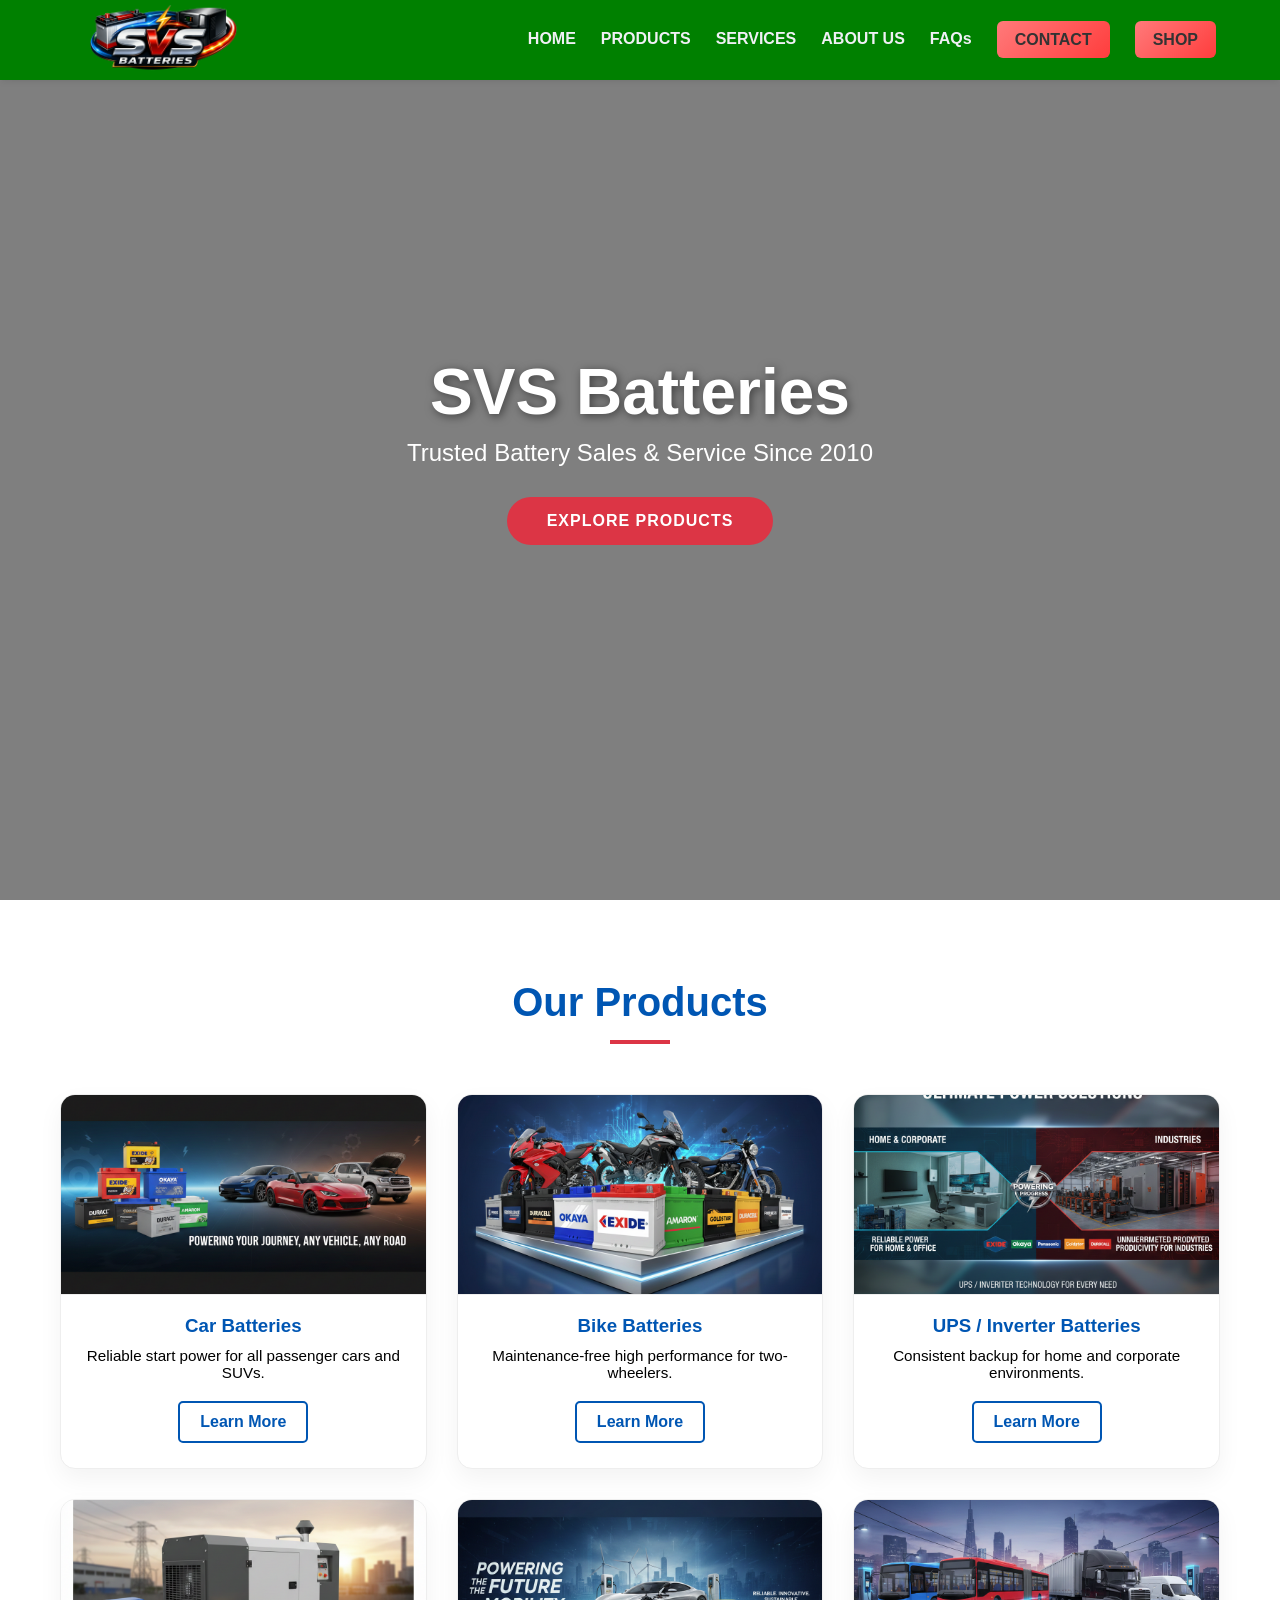
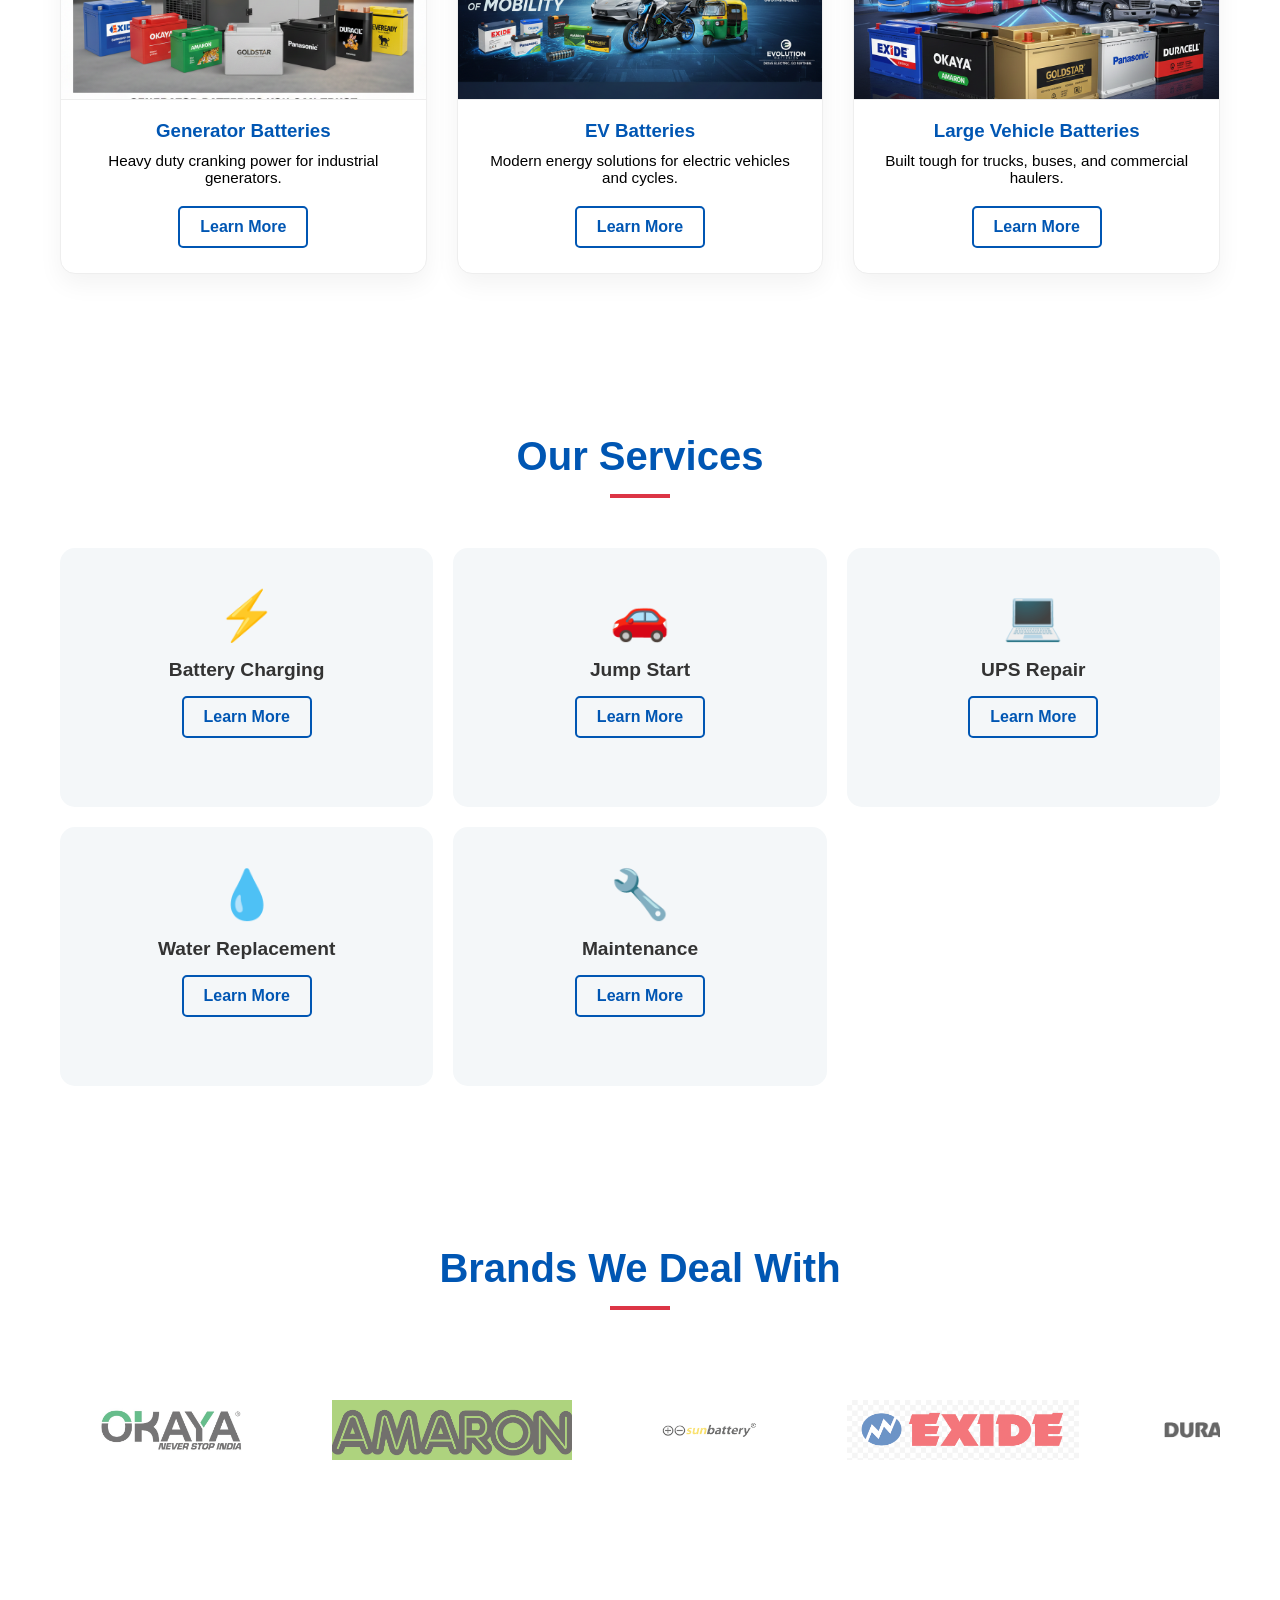
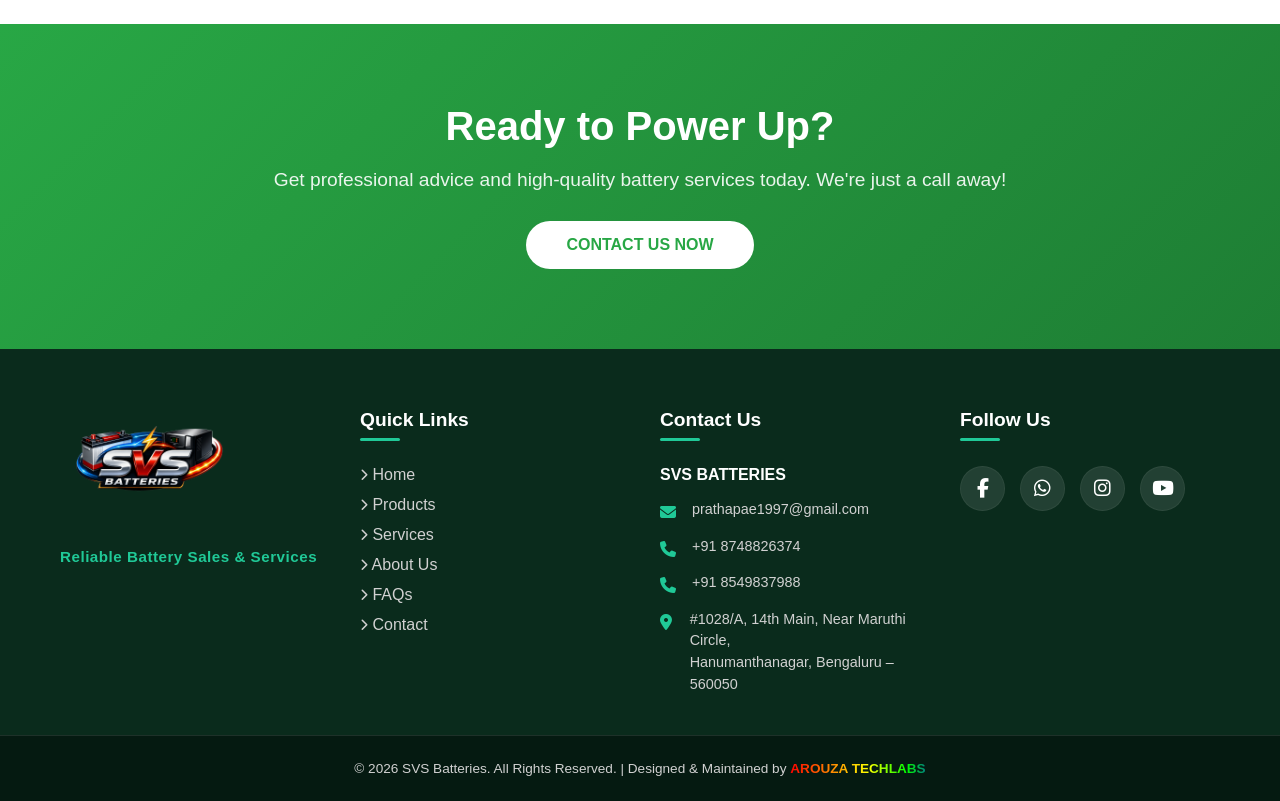
<file: index.html>
<!DOCTYPE html>
<html lang="en">
  <head>
    <meta charset="UTF-8" />
    <meta name="viewport" content="width=device-width, initial-scale=1.0" />
    <title>SVS Batteries | Home</title>
    <link rel="stylesheet" href="./home.css" />
    <link
      href="https://fonts.googleapis.com/css2?family=Inter:wght@300;400;600;700;800;900&display=swap"
      rel="stylesheet"
    />
    <link
      rel="stylesheet"
      href="https://cdnjs.cloudflare.com/ajax/libs/font-awesome/6.5.1/css/all.min.css"
      integrity="sha512-DTOQO9RWCH3ppGqcWaEA1BIZOC6xxalwEsw9c2QQeAIftl+Vegovlnee1c9QX4TctnWMn13TZye+giMm8e2LwA=="
      crossorigin="anonymous"
      referrerpolicy="no-referrer"
    />
  </head>
  <body>
    <!-- Loader -->
    <div id="loader">
      <div class="loader-text">SVS BATTERIES</div>
      <div class="loader-line"></div>
    </div>
    <header class="header">
      <a href="./index.html" class="logo-link">
        <div class="logo-img"><img src="./assets/LOGO.png" alt="" /></div>
      </a>

      <!-- Desktop Navigation -->
      <nav class="nav-links-desktop" aria-label="Main Navigation Desktop">
        <ul class="nav-list-desktop">
          <li class="nav-item-desktop">
            <a href="./index.html" class="nav-link-desktop">HOME</a>
            <!-- <ul class="dropdown-desktop">
              <li><a href="./index.html">HOME1</a></li>
            </ul> -->
          </li>
          <li class="nav-item-desktop">
            <a href="./product.html" class="nav-link-desktop">PRODUCTS</a>
          </li>
          <li class="nav-item-desktop">
            <a href="./service.html" class="nav-link-desktop">SERVICES</a>
          </li>

          <li class="nav-item-desktop">
            <a href="./about.html" class="nav-link-desktop">ABOUT US</a>
          </li>
          <li class="nav-item-desktop">
            <a href="./faq.html" class="nav-link-desktop">FAQs</a>
          </li>
          <li class="nav-item-desktop shop-btn-desktop">
            <a href="./contact2.html" class="shop-btn-link">CONTACT</a>
          </li>
          <li class="nav-item-desktop shop-btn-desktop">
            <a href="./shop.html" class="shop-btn-link">SHOP</a>
          </li>
        </ul>
      </nav>

      <!-- Mobile Menu Toggle Button -->
      <button
        class="menu-toggle"
        aria-controls="mobile-menu"
        aria-expanded="false"
        aria-label="Toggle Navigation"
      >
        <span class="menu-toggle-line"></span>
        <span class="menu-toggle-line"></span>
        <span class="menu-toggle-line"></span>
      </button>
    </header>
    <!-- Mobile Slide-in Navigation -->
    <nav id="mobile-menu" class="nav-mobile" aria-label="Mobile Navigation">
      <ul class="nav-list-mobile">
        <li class="nav-item-mobile">
          <a
            class="nav-link-mobile dropdown-toggle"
            data-dropdown="home-dropdown"
            role="button"
            aria-expanded="false"
            aria-controls="home-dropdown"
            href="./index.html"
          >
            HOME
            <!-- <span class="dropdown-arrow"></span> -->
          </a>
          <!-- <ul id="home-dropdown" class="dropdown-mobile">
            <li><a href="./index.html">HOME1</a></li>
          </ul> -->
        </li>

        <li class="nav-item-mobile">
          <a href="./product.html" class="nav-link-mobile">PRODUCTS</a>
        </li>

        <li class="nav-item-mobile">
          <a href="./service.html" class="nav-link-mobile">SERVICES</a>
        </li>

        <li class="nav-item-mobile">
          <a href="./about.html" class="nav-link-mobile">ABOUT US</a>
        </li>

        <li class="nav-item-mobile">
          <a href="./faq.html" class="nav-link-mobile">FAQs</a>
        </li>
        <li class="nav-item-mobile">
          <a href="./contact2.html" class="shop-btn-mobile">CONTACT</a>
        </li>
        <li class="nav-item-mobile">
          <a href="./shop.html" class="shop-btn-mobile">SHOP</a>
        </li>
      </ul>
    </nav>
    <!-- Overlay for closing the mobile menu -->
    <div class="overlay"></div>
    <!-- Hero Section -->
    <header class="hero">
      <video autoplay muted loop playsinline class="hero-video">
        <source src="./assets/herosvs.mp4" type="video/mp4" />
      </video>
      <div class="hero-overlay"></div>
      <div class="hero-content">
        <h1>SVS Batteries</h1>
        <p>Trusted Battery Sales & Service Since 2010</p>
        <a href="#products" class="btn-primary">Explore Products</a>
      </div>
    </header>

    <!-- Products Section -->
    <section id="products">
      <h2 class="section-title">Our Products</h2>
      <div class="products-grid">
        <div class="product-card reveal">
          <img src="./assets/prod1.png" alt="Car Battery" />
          <h3>Car Batteries</h3>
          <p>Reliable start power for all passenger cars and SUVs.</p>
          <a href="product.html" class="btn-link">Learn More</a>
        </div>
        <div class="product-card reveal">
          <img src="./assets/prod2.png" alt="Bike Battery" />
          <h3>Bike Batteries</h3>
          <p>Maintenance-free high performance for two-wheelers.</p>
          <a href="product.html" class="btn-link">Learn More</a>
        </div>
        <div class="product-card reveal">
          <img src="./assets/prod3.png" alt="UPS Battery" />
          <h3>UPS / Inverter Batteries</h3>
          <p>Consistent backup for home and corporate environments.</p>
          <a href="product.html" class="btn-link">Learn More</a>
        </div>
        <div class="product-card reveal">
          <img src="./assets/prod4.png" alt="Generator Battery" />
          <h3>Generator Batteries</h3>
          <p>Heavy duty cranking power for industrial generators.</p>
          <a href="product.html" class="btn-link">Learn More</a>
        </div>
        <div class="product-card reveal">
          <img src="./assets/prod5.png" alt="EV Battery" />
          <h3>EV Batteries</h3>
          <p>Modern energy solutions for electric vehicles and cycles.</p>
          <a href="product.html" class="btn-link">Learn More</a>
        </div>
        <div class="product-card reveal">
          <img src="./assets/prod6.png" alt="Large Vehicle Battery" />
          <h3>Large Vehicle Batteries</h3>
          <p>Built tough for trucks, buses, and commercial haulers.</p>
          <a href="product.html" class="btn-link">Learn More</a>
        </div>
      </div>
    </section>

    <!-- Services Section -->
    <section id="services">
      <h2 class="section-title">Our Services</h2>
      <div class="services-grid">
        <div class="service-card reveal">
          <span class="service-icon">&#9889;</span>
          <h4>Battery Charging</h4>
          <a href="service.html" class="btn-link">Learn More</a>
        </div>
        <div class="service-card reveal">
          <span class="service-icon">&#128663;</span>
          <h4>Jump Start</h4>
          <a href="service.html" class="btn-link">Learn More</a>
        </div>
        <div class="service-card reveal">
          <span class="service-icon">&#128187;</span>
          <h4>UPS Repair</h4>
          <a href="service.html" class="btn-link">Learn More</a>
        </div>
        <div class="service-card reveal">
          <span class="service-icon">&#128167;</span>
          <h4>Water Replacement</h4>
          <a href="service.html" class="btn-link">Learn More</a>
        </div>
        <div class="service-card reveal">
          <span class="service-icon">&#128295;</span>
          <h4>Maintenance</h4>
          <a href="service.html" class="btn-link">Learn More</a>
        </div>
      </div>
    </section>

    <!-- Brands Section -->
    <section class="brands-section">
      <h2 class="section-title">Brands We Deal With</h2>
      <div class="brand-slider">
        <div class="brand-track">
          <img src="./assets/okaya.jpg" alt="Okaya" />
          <img src="./assets/amaron.png" alt="Amaron" />
          <img src="./assets/sun.webp" alt="Surya" />
          <img src="./assets/exide.png" alt="Exide" />
          <img src="./assets/duracell.png" alt="Greengel" />
          <img src="./assets/micro.png" alt="Microtek" />
          <img src="./assets/eveready.webp" alt="eveready" />
          <img src="./assets/toshiba.png" alt="toshiba" />
          <img src="./assets/goldstar.webp" alt="gold" />
          <img src="./assets/amarraja.jpg" alt="amarraja" />
          <img src="./assets/panasonic.jpg" alt="panasonic" />
          <!-- Duplicates for seamless loop -->
          <img src="./assets/okaya.jpg" alt="Okaya" />
          <img src="./assets/amaron.png" alt="Amaron" />
          <img src="./assets/sun.webp" alt="Surya" />
          <img src="./assets/exide.png" alt="Exide" />
          <img src="./assets/duracell.png" alt="Greengel" />
          <img src="./assets/micro.png" alt="Microtek" />
          <img src="./assets/eveready.webp" alt="eveready" />
          <img src="./assets/toshiba.png" alt="toshiba" />
          <img src="./assets/goldstar.webp" alt="gold" />
          <img src="./assets/amarraja.jpg" alt="amarraja" />
          <img src="./assets/panasonic.jpg" alt="panasonic" />
        </div>
      </div>
    </section>

    <!-- CTA Section -->
    <section class="cta-section">
      <div class="cta-content">
        <h2>Ready to Power Up?</h2>
        <p>
          Get professional advice and high-quality battery services today. We're
          just a call away!
        </p>
        <a href="contact2.html" class="btn-white">Contact Us Now</a>
      </div>
    </section>
    <footer class="main-footer" id="footer">
      <div class="container">
        <div class="footer-grid">
          <!-- 1. Logo & Tagline -->
          <div class="footer-logo-section">
            <!-- Placeholder for logo -->
            <img
              src="./assets/LOGO.png"
              alt="SVS Batteries Logo"
              onerror="this.src='https://placehold.co/200x80/198754/FFFFFF?text=SVS+BATTERIES'"
            />
            <p class="tagline">Reliable Battery Sales & Services</p>
          </div>

          <!-- 2. Quick Links -->
          <div class="footer-links-section">
            <h3 class="footer-heading">Quick Links</h3>
            <ul class="footer-links">
              <li>
                <a href="./index.html"
                  ><i class="fas fa-chevron-right fa-xs mr-2"></i> Home</a
                >
              </li>
              <li>
                <a href="./product.html"
                  ><i class="fas fa-chevron-right fa-xs mr-2"></i> Products</a
                >
              </li>
              <li>
                <a href="./service.html"
                  ><i class="fas fa-chevron-right fa-xs mr-2"></i> Services</a
                >
              </li>
              <li>
                <a href="./about.html"
                  ><i class="fas fa-chevron-right fa-xs mr-2"></i> About Us</a
                >
              </li>
              <li>
                <a href="./faq.html"
                  ><i class="fas fa-chevron-right fa-xs mr-2"></i> FAQs</a
                >
              </li>
              <li>
                <a href="./contact2.html"
                  ><i class="fas fa-chevron-right fa-xs mr-2"></i> Contact</a
                >
              </li>
            </ul>
          </div>

          <!-- 3. Contact & Address -->
          <div class="footer-contact-section">
            <h3 class="footer-heading">Contact Us</h3>
            <div class="contact-info">
              <div
                class="contact-item"
                style="font-weight: bold; color: var(--text-light)"
              >
                SVS BATTERIES
              </div>
              <a href="mailto:prathapae1997@gmail.com" class="contact-item">
                <i class="fas fa-envelope"></i>
                <span class="address-text">prathapae1997@gmail.com</span>
              </a>
              <a href="tel:+918748826374" class="contact-item">
                <i class="fas fa-phone"></i>
                <span class="address-text">+91 8748826374</span>
              </a>
              <a href="tel:+918549837988" class="contact-item">
                <i class="fas fa-phone"></i>
                <span class="address-text">+91 8549837988</span>
              </a>
              <div class="contact-item">
                <i class="fas fa-location-dot"></i>
                <span class="address-text">
                  #1028/A, 14th Main, Near Maruthi Circle,<br />
                  Hanumanthanagar, Bengaluru – 560050
                </span>
              </div>
            </div>
          </div>

          <!-- 4. Social Media -->
          <div class="footer-social-section">
            <h3 class="footer-heading">Follow Us</h3>
            <div class="social-icons">
              <a
                href="https://www.facebook.com/share/1B6p9JFNrp/?mibextid=wwXIfr"
                class="social-btn"
                aria-label="Facebook"
              >
                <i class="fab fa-facebook-f"></i>
              </a>
              <a
                href="https://wa.me/918748826374"
                class="social-btn"
                aria-label="WhatsApp"
              >
                <i class="fab fa-whatsapp"></i>
              </a>
              <a
                href="https://www.instagram.com/svs_batteries/?igsh=MXY3cjUwNjYxNDdqNg%3D%3D&utm_source=qr#"
                class="social-btn"
                aria-label="Instagram"
              >
                <i class="fab fa-instagram"></i>
              </a>
              <a
                href="https://www.youtube.com/@svsbatteries"
                class="social-btn"
                aria-label="YouTube"
              >
                <i class="fab fa-youtube"></i>
              </a>
            </div>
          </div>
        </div>
      </div>

      <!-- Bottom Footer Bar -->
      <div class="footer-bottom">
        <div class="container">
          <p class="copyright-text">
            &copy; <span id="year"></span> SVS Batteries. All Rights Reserved. |
            Designed & Maintained by
            <a
              href="https://www.arouza.com"
              target="_blank"
              class="maintainer-link"
              >AROUZA TECHLABS</a
            >
          </p>
        </div>
      </div>
    </footer>
    <script src="./nav2.js"></script>
    <script src="./footer2.js"></script>
    <script>
      // Loader logic optimized for speed
      // 'DOMContentLoaded' triggers when the HTML is parsed, 'load' when images/videos are ready.
      // We use a small buffer to ensure the transition is smooth but fast.
      window.addEventListener("load", function () {
        const loader = document.getElementById("loader");
        // Reduced delay from 1000ms to 200ms for a much snappier feel
        setTimeout(() => {
          loader.style.opacity = "0";
          loader.style.visibility = "hidden";
        }, 200);
      });

      // Backup: If the page takes too long (e.g. slow video source), hide loader after 3 seconds anyway
      setTimeout(() => {
        const loader = document.getElementById("loader");
        if (loader.style.visibility !== "hidden") {
          loader.style.opacity = "0";
          loader.style.visibility = "hidden";
        }
      }, 3000);

      // Scroll Reveal Animation
      function reveal() {
        var reveals = document.querySelectorAll(".reveal");
        for (var i = 0; i < reveals.length; i++) {
          var windowHeight = window.innerHeight;
          var elementTop = reveals[i].getBoundingClientRect().top;
          var elementVisible = 100;
          if (elementTop < windowHeight - elementVisible) {
            reveals[i].classList.add("active");
          }
        }
      }

      window.addEventListener("scroll", reveal);
      reveal();
    </script>
  </body>
</html>
</file>
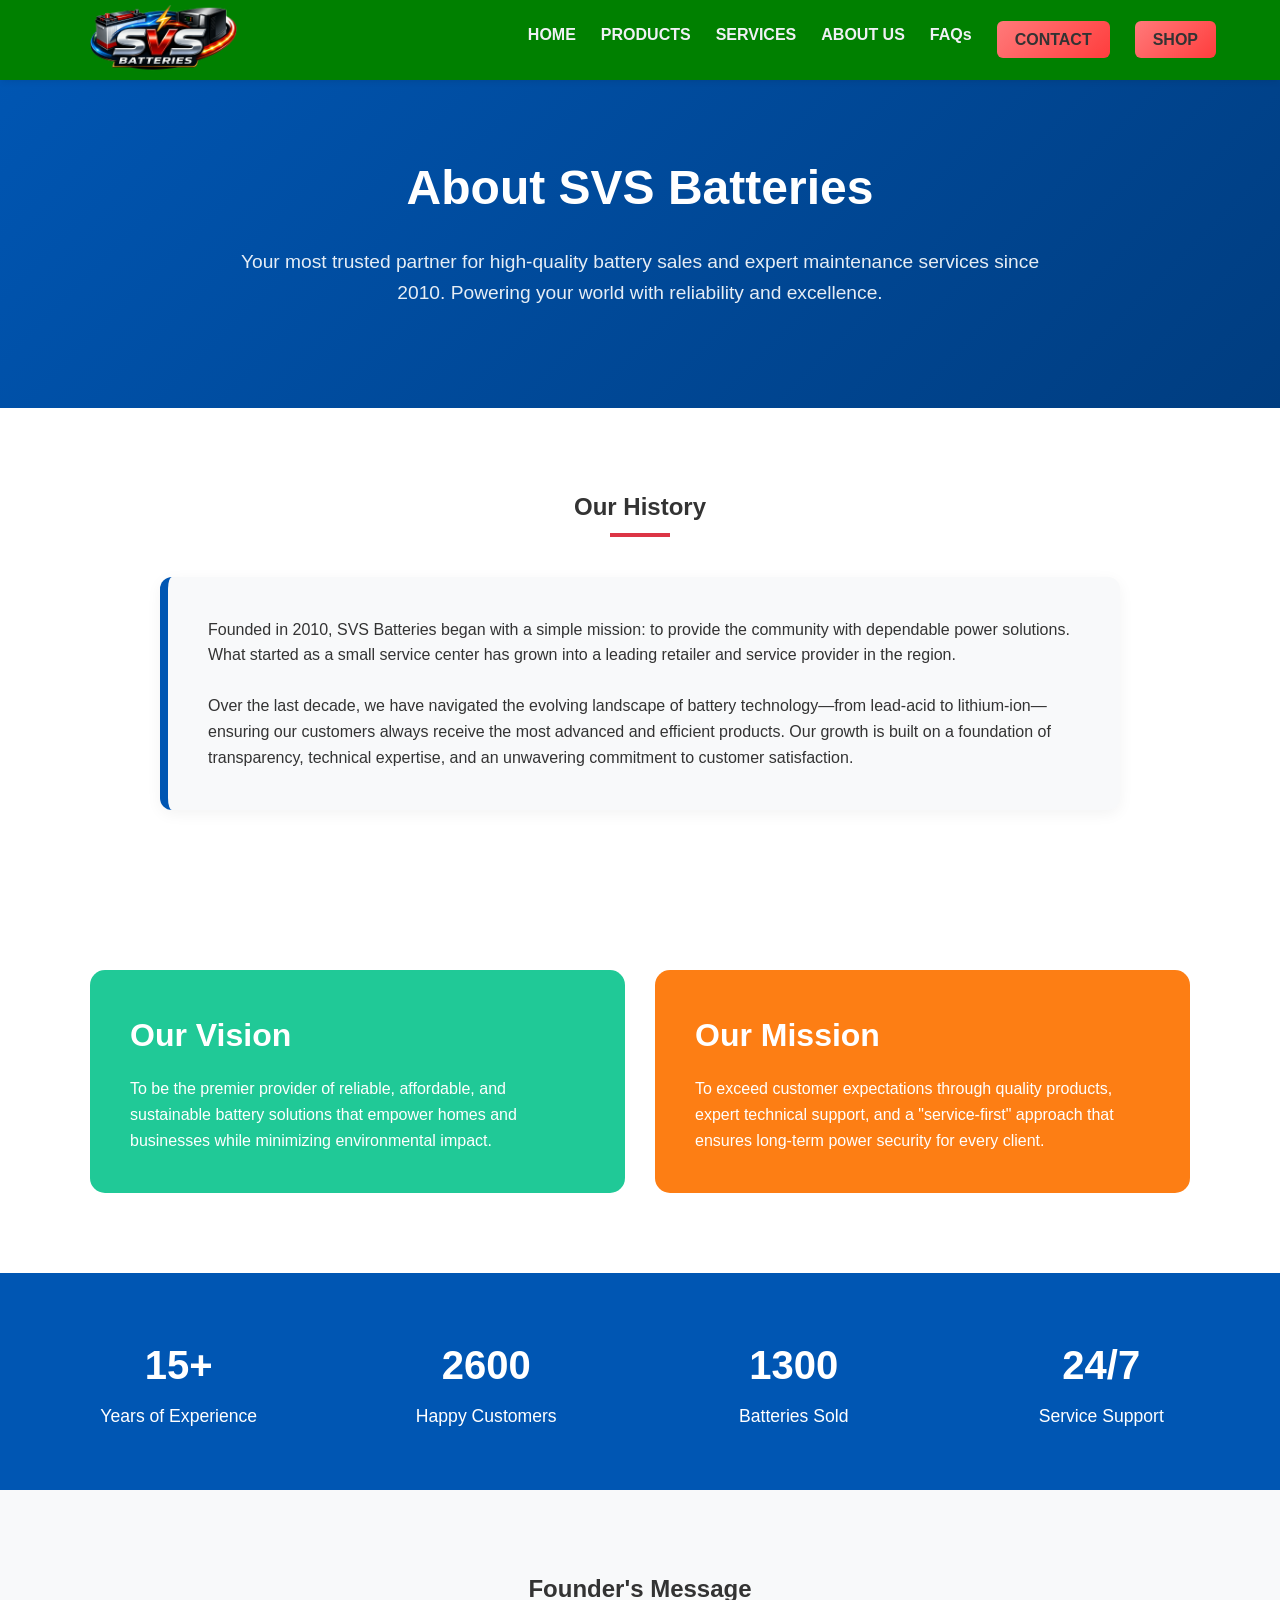
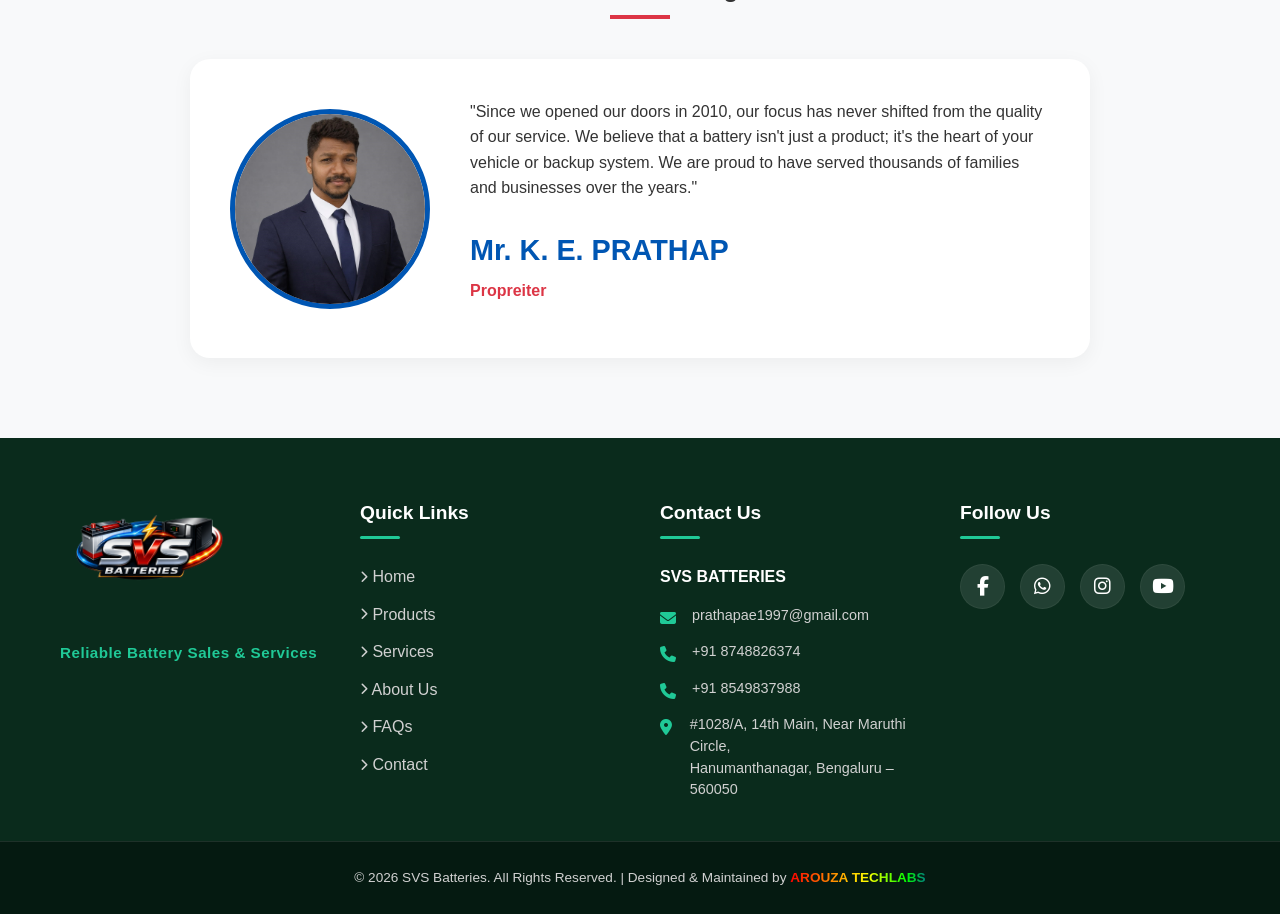
<file: about.html>
<!DOCTYPE html>
<html lang="en">
  <head>
    <meta charset="UTF-8" />
    <meta name="viewport" content="width=device-width, initial-scale=1.0" />
    <title>About SVS Batteries | Since 2010</title>
    <link rel="stylesheet" href="./about.css" />
    <link
      href="https://fonts.googleapis.com/css2?family=Inter:wght@300;400;600;700;800;900&display=swap"
      rel="stylesheet"
    />
    <link
      rel="stylesheet"
      href="https://cdnjs.cloudflare.com/ajax/libs/font-awesome/6.5.1/css/all.min.css"
      integrity="sha512-DTOQO9RWCH3ppGqcWaEA1BIZOC6xxalwEsw9c2QQeAIftl+Vegovlnee1c9QX4TctnWMn13TZye+giMm8e2LwA=="
      crossorigin="anonymous"
      referrerpolicy="no-referrer"
    />
  </head>
  <body>
    <header class="header">
      <a href="./index.html" class="logo-link">
        <div class="logo-img"><img src="./assets/LOGO.png" alt="" /></div>
      </a>

      <!-- Desktop Navigation -->
      <nav class="nav-links-desktop" aria-label="Main Navigation Desktop">
        <ul class="nav-list-desktop">
          <li class="nav-item-desktop">
            <a href="./index.html" class="nav-link-desktop">HOME</a>
            <!-- <ul class="dropdown-desktop">
              <li><a href="./index.html">HOME1</a></li>
            </ul> -->
          </li>
          <li class="nav-item-desktop">
            <a href="./product.html" class="nav-link-desktop">PRODUCTS</a>
          </li>
          <li class="nav-item-desktop">
            <a href="./service.html" class="nav-link-desktop">SERVICES</a>
          </li>

          <li class="nav-item-desktop">
            <a href="./about.html" class="nav-link-desktop">ABOUT US</a>
          </li>
          <li class="nav-item-desktop">
            <a href="./faq.html" class="nav-link-desktop">FAQs</a>
          </li>
          <li class="nav-item-desktop shop-btn-desktop">
            <a href="./contact2.html" class="shop-btn-link">CONTACT</a>
          </li>
          <li class="nav-item-desktop shop-btn-desktop">
            <a href="./shop.html" class="shop-btn-link">SHOP</a>
          </li>
        </ul>
      </nav>

      <!-- Mobile Menu Toggle Button -->
      <button
        class="menu-toggle"
        aria-controls="mobile-menu"
        aria-expanded="false"
        aria-label="Toggle Navigation"
      >
        <span class="menu-toggle-line"></span>
        <span class="menu-toggle-line"></span>
        <span class="menu-toggle-line"></span>
      </button>
    </header>
    <!-- Mobile Slide-in Navigation -->
    <nav id="mobile-menu" class="nav-mobile" aria-label="Mobile Navigation">
      <ul class="nav-list-mobile">
        <li class="nav-item-mobile">
          <a
            class="nav-link-mobile dropdown-toggle"
            data-dropdown="home-dropdown"
            role="button"
            aria-expanded="false"
            aria-controls="home-dropdown"
            href="./index.html"
          >
            HOME
            <!-- <span class="dropdown-arrow"></span> -->
          </a>
          <!-- <ul id="home-dropdown" class="dropdown-mobile">
            <li><a href="./index.html">HOME1</a></li>
          </ul> -->
        </li>

        <li class="nav-item-mobile">
          <a href="./product.html" class="nav-link-mobile">PRODUCTS</a>
        </li>

        <li class="nav-item-mobile">
          <a href="./service.html" class="nav-link-mobile">SERVICES</a>
        </li>

        <li class="nav-item-mobile">
          <a href="./about.html" class="nav-link-mobile">ABOUT US</a>
        </li>

        <li class="nav-item-mobile">
          <a href="./faq.html" class="nav-link-mobile">FAQs</a>
        </li>
        <li class="nav-item-mobile">
          <a href="./contact2.html" class="shop-btn-mobile">CONTACT</a>
        </li>
        <li class="nav-item-mobile">
          <a href="./shop.html" class="shop-btn-mobile">SHOP</a>
        </li>
      </ul>
    </nav>
    <!-- Overlay for closing the mobile menu -->
    <div class="overlay"></div>
    <!-- Hero Section -->
    <section class="hero">
      <h1>About SVS Batteries</h1>
      <p>
        Your most trusted partner for high-quality battery sales and expert
        maintenance services since 2010. Powering your world with reliability
        and excellence.
      </p>
    </section>

    <!-- History Section -->
    <section class="history">
      <h2 class="section-title">Our History</h2>
      <div class="history-content">
        <p>
          Founded in 2010, SVS Batteries began with a simple mission: to provide
          the community with dependable power solutions. What started as a small
          service center has grown into a leading retailer and service provider
          in the region.
        </p>
        <br />
        <p>
          Over the last decade, we have navigated the evolving landscape of
          battery technology—from lead-acid to lithium-ion—ensuring our
          customers always receive the most advanced and efficient products. Our
          growth is built on a foundation of transparency, technical expertise,
          and an unwavering commitment to customer satisfaction.
        </p>
      </div>
    </section>

    <!-- Vision & Mission Section -->
    <section class="vision-mission">
      <div class="vm-container">
        <div class="vm-card vision-card">
          <h2>Our Vision</h2>
          <p>
            To be the premier provider of reliable, affordable, and sustainable
            battery solutions that empower homes and businesses while minimizing
            environmental impact.
          </p>
        </div>
        <div class="vm-card mission-card">
          <h2>Our Mission</h2>
          <p>
            To exceed customer expectations through quality products, expert
            technical support, and a "service-first" approach that ensures
            long-term power security for every client.
          </p>
        </div>
      </div>
    </section>

    <!-- Animated Stats Section -->
    <section class="stats" id="stats-section">
      <div class="stats-grid">
        <div class="stat-item">
          <h3 class="counter" data-target="15">0</h3>
          <p>Years of Experience</p>
        </div>
        <div class="stat-item">
          <h3 class="counter" data-target="10000">0</h3>
          <p>Happy Customers</p>
        </div>
        <div class="stat-item">
          <h3 class="counter" data-target="5000">0</h3>
          <p>Batteries Sold</p>
        </div>
        <div class="stat-item">
          <h3>24/7</h3>
          <p>Service Support</p>
        </div>
      </div>
    </section>

    <!-- Founder's Message Section -->
    <section class="founder">
      <h2 class="section-title">Founder's Message</h2>
      <div class="founder-card">
        <img
          src="./assets/about.jpeg"
          alt="Founder of SVS Batteries"
          class="founder-img"
        />
        <div class="founder-info">
          <p>
            "Since we opened our doors in 2010, our focus has never shifted from
            the quality of our service. We believe that a battery isn't just a
            product; it's the heart of your vehicle or backup system. We are
            proud to have served thousands of families and businesses over the
            years."
          </p>
          <br />
          <h3>Mr. K. E. PRATHAP</h3>
          <span class="designation">Propreiter</span>
        </div>
      </div>
    </section>
    <footer class="main-footer" id="footer">
      <div class="container">
        <div class="footer-grid">
          <!-- 1. Logo & Tagline -->
          <div class="footer-logo-section">
            <!-- Placeholder for logo -->
            <img
              src="./assets/LOGO.png"
              alt="SVS Batteries Logo"
              onerror="this.src='https://placehold.co/200x80/198754/FFFFFF?text=SVS+BATTERIES'"
            />
            <p class="tagline">Reliable Battery Sales & Services</p>
          </div>

          <!-- 2. Quick Links -->
          <div class="footer-links-section">
            <h3 class="footer-heading">Quick Links</h3>
            <ul class="footer-links">
              <li>
                <a href="./index.html"
                  ><i class="fas fa-chevron-right fa-xs mr-2"></i> Home</a
                >
              </li>
              <li>
                <a href="./product.html"
                  ><i class="fas fa-chevron-right fa-xs mr-2"></i> Products</a
                >
              </li>
              <li>
                <a href="./service.html"
                  ><i class="fas fa-chevron-right fa-xs mr-2"></i> Services</a
                >
              </li>
              <li>
                <a href="./about.html"
                  ><i class="fas fa-chevron-right fa-xs mr-2"></i> About Us</a
                >
              </li>
              <li>
                <a href="./faq.html"
                  ><i class="fas fa-chevron-right fa-xs mr-2"></i> FAQs</a
                >
              </li>
              <li>
                <a href="./contact2.html"
                  ><i class="fas fa-chevron-right fa-xs mr-2"></i> Contact</a
                >
              </li>
            </ul>
          </div>

          <!-- 3. Contact & Address -->
          <div class="footer-contact-section">
            <h3 class="footer-heading">Contact Us</h3>
            <div class="contact-info">
              <div
                class="contact-item"
                style="font-weight: bold; color: var(--text-light)"
              >
                SVS BATTERIES
              </div>
              <a href="mailto:prathapae1997@gmail.com" class="contact-item">
                <i class="fas fa-envelope"></i>
                <span class="address-text">prathapae1997@gmail.com</span>
              </a>
              <a href="tel:+918748826374" class="contact-item">
                <i class="fas fa-phone"></i>
                <span class="address-text">+91 8748826374</span>
              </a>
              <a href="tel:+918549837988" class="contact-item">
                <i class="fas fa-phone"></i>
                <span class="address-text">+91 8549837988</span>
              </a>
              <div class="contact-item">
                <i class="fas fa-location-dot"></i>
                <span class="address-text">
                  #1028/A, 14th Main, Near Maruthi Circle,<br />
                  Hanumanthanagar, Bengaluru – 560050
                </span>
              </div>
            </div>
          </div>

          <!-- 4. Social Media -->
          <div class="footer-social-section">
            <h3 class="footer-heading">Follow Us</h3>
            <div class="social-icons">
              <a
                href="https://www.facebook.com/share/1B6p9JFNrp/?mibextid=wwXIfr"
                class="social-btn"
                aria-label="Facebook"
              >
                <i class="fab fa-facebook-f"></i>
              </a>
              <a
                href="https://wa.me/918748826374"
                class="social-btn"
                aria-label="WhatsApp"
              >
                <i class="fab fa-whatsapp"></i>
              </a>
              <a
                href="https://www.instagram.com/svs_batteries/?igsh=MXY3cjUwNjYxNDdqNg%3D%3D&utm_source=qr#"
                class="social-btn"
                aria-label="Instagram"
              >
                <i class="fab fa-instagram"></i>
              </a>
              <a
                href="https://www.youtube.com/@svsbatteries"
                class="social-btn"
                aria-label="YouTube"
              >
                <i class="fab fa-youtube"></i>
              </a>
            </div>
          </div>
        </div>
      </div>

      <!-- Bottom Footer Bar -->
      <div class="footer-bottom">
        <div class="container">
          <p class="copyright-text">
            &copy; <span id="year"></span> SVS Batteries. All Rights Reserved. |
            Designed & Maintained by
            <a
              href="https://www.arouza.com"
              target="_blank"
              class="maintainer-link"
              >AROUZA TECHLABS</a
            >
          </p>
        </div>
      </div>
    </footer>
    <script src="./nav2.js"></script>
    <script src="./footer2.js"></script>
    <script>
      // Counter Animation Logic
      const counters = document.querySelectorAll(".counter");
      const speed = 100; // Lower is faster

      const startCounters = () => {
        counters.forEach((counter) => {
          const updateCount = () => {
            const target = +counter.getAttribute("data-target");
            const count = +counter.innerText;

            // Logic for increment speed based on target size
            const inc = target / speed;

            if (count < target) {
              counter.innerText = Math.ceil(count + inc);
              setTimeout(updateCount, 20);
            } else {
              counter.innerText = target + (target === 15 ? "+" : "+");
            }
          };
          updateCount();
        });
      };

      // Intersection Observer to trigger animation when section is in view
      const observerOptions = {
        threshold: 0.5,
      };

      const observer = new IntersectionObserver((entries, observer) => {
        entries.forEach((entry) => {
          if (entry.isIntersecting) {
            startCounters();
            observer.unobserve(entry.target);
          }
        });
      }, observerOptions);

      observer.observe(document.getElementById("stats-section"));
    </script>
  </body>
</html>
</file>
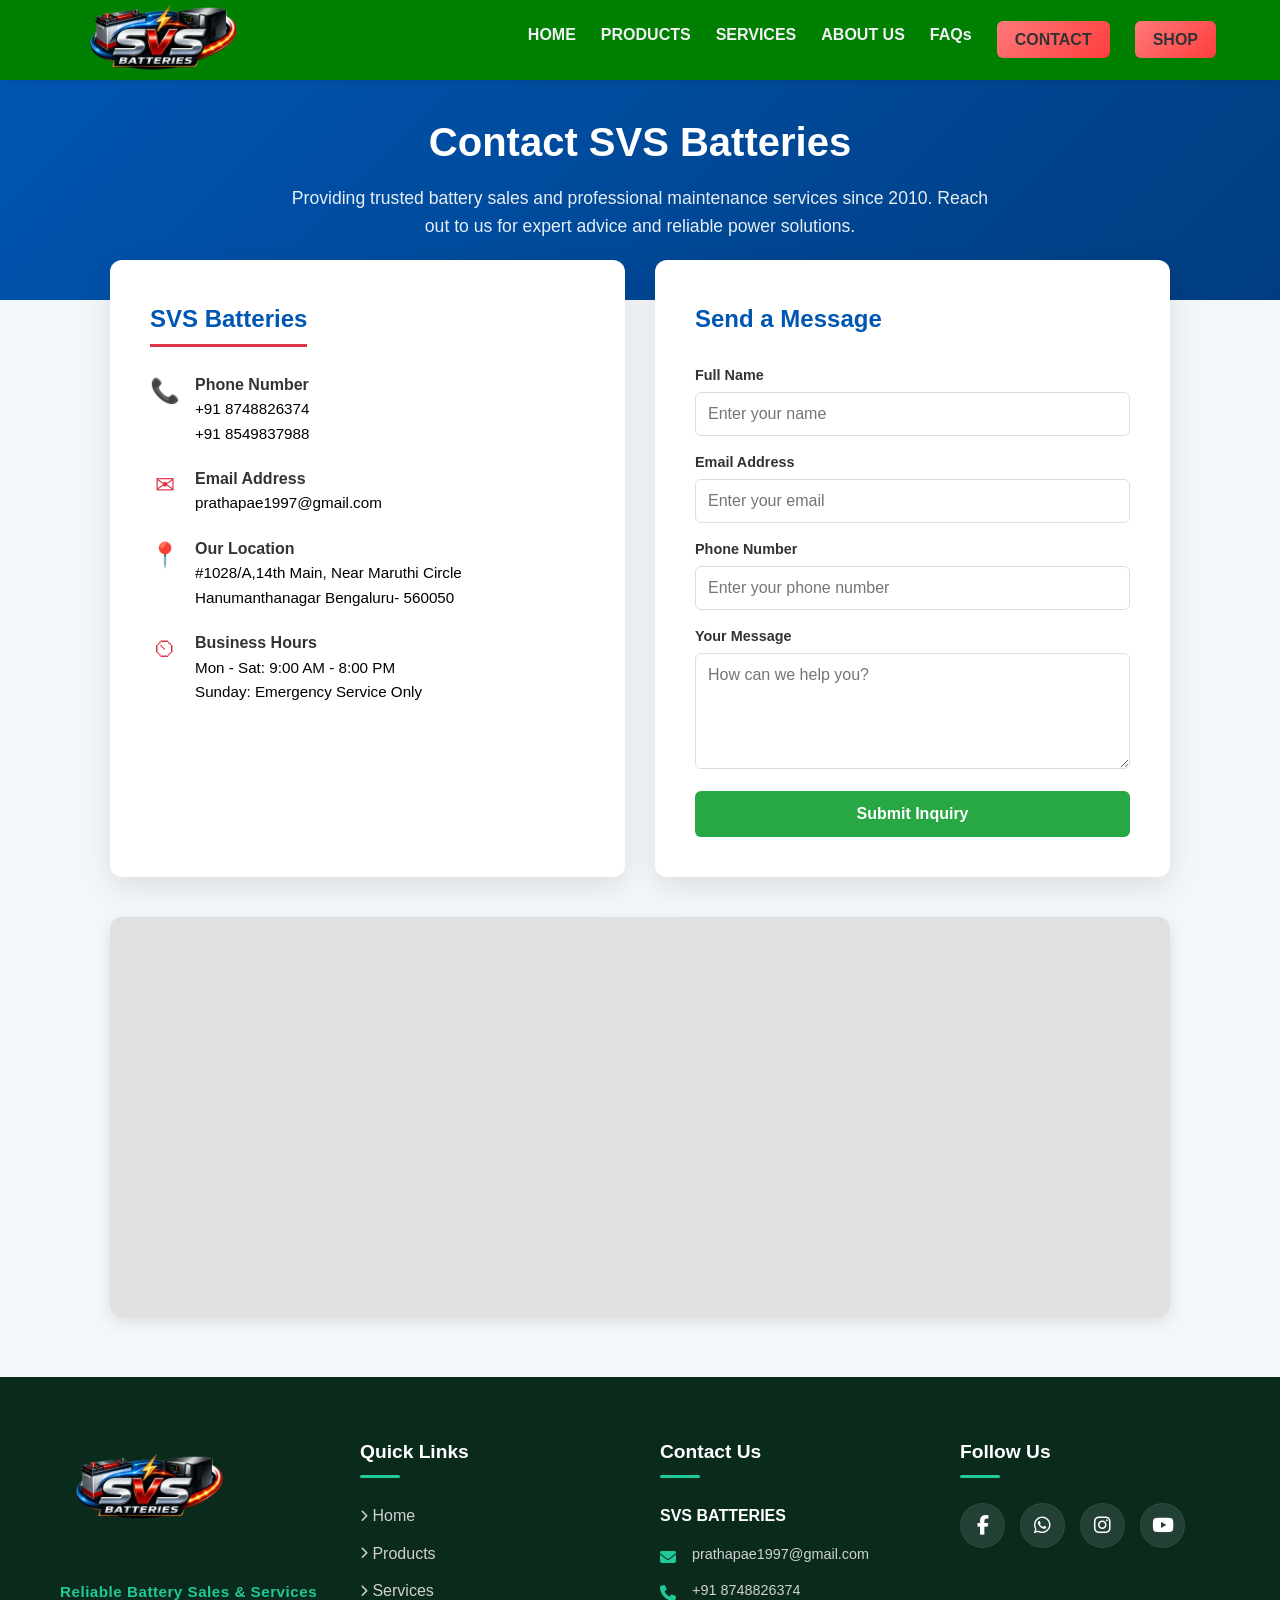
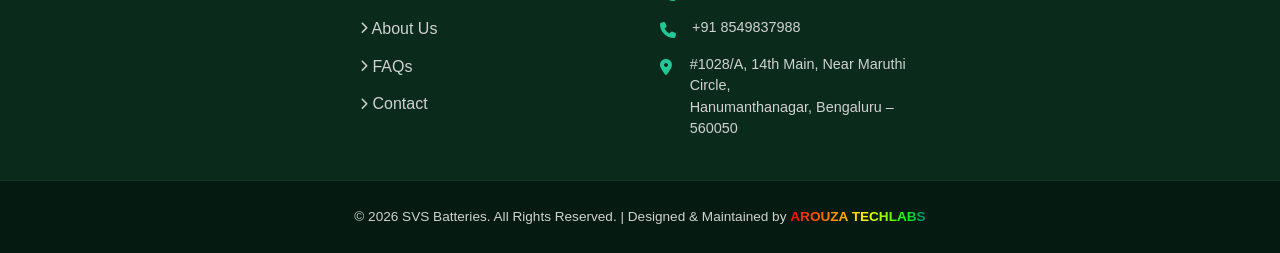
<file: contact2.html>
<!DOCTYPE html>
<html lang="en">
  <head>
    <meta charset="UTF-8" />
    <meta name="viewport" content="width=device-width, initial-scale=1.0" />
    <title>Contact SVS Batteries | Since 2010</title>
    <link rel="stylesheet" href="./contact.css" />
    <link
      href="https://fonts.googleapis.com/css2?family=Inter:wght@300;400;600;700;800;900&display=swap"
      rel="stylesheet"
    />
    <link
      rel="stylesheet"
      href="https://cdnjs.cloudflare.com/ajax/libs/font-awesome/6.5.1/css/all.min.css"
      integrity="sha512-DTOQO9RWCH3ppGqcWaEA1BIZOC6xxalwEsw9c2QQeAIftl+Vegovlnee1c9QX4TctnWMn13TZye+giMm8e2LwA=="
      crossorigin="anonymous"
      referrerpolicy="no-referrer"
    />
  </head>
  <body>
    <header class="header">
      <a href="./index.html" class="logo-link">
        <div class="logo-img"><img src="./assets/LOGO.png" alt="logo" /></div>
      </a>

      <!-- Desktop Navigation -->
      <nav class="nav-links-desktop" aria-label="Main Navigation Desktop">
        <ul class="nav-list-desktop">
          <li class="nav-item-desktop">
            <a href="./index.html" class="nav-link-desktop">HOME</a>
            <!-- <ul class="dropdown-desktop">
              <li><a href="./index.html">HOME1</a></li>
            </ul> -->
          </li>
          <li class="nav-item-desktop">
            <a href="./product.html" class="nav-link-desktop">PRODUCTS</a>
          </li>
          <li class="nav-item-desktop">
            <a href="./service.html" class="nav-link-desktop">SERVICES</a>
          </li>

          <li class="nav-item-desktop">
            <a href="./about.html" class="nav-link-desktop">ABOUT US</a>
          </li>
          <li class="nav-item-desktop">
            <a href="./faq.html" class="nav-link-desktop">FAQs</a>
          </li>
          <li class="nav-item-desktop shop-btn-desktop">
            <a href="./contact2.html" class="shop-btn-link">CONTACT</a>
          </li>
          <li class="nav-item-desktop shop-btn-desktop">
            <a href="./shop.html" class="shop-btn-link">SHOP</a>
          </li>
        </ul>
      </nav>

      <!-- Mobile Menu Toggle Button -->
      <button
        class="menu-toggle"
        aria-controls="mobile-menu"
        aria-expanded="false"
        aria-label="Toggle Navigation"
      >
        <span class="menu-toggle-line"></span>
        <span class="menu-toggle-line"></span>
        <span class="menu-toggle-line"></span>
      </button>
    </header>
    <!-- Mobile Slide-in Navigation -->
    <nav id="mobile-menu" class="nav-mobile" aria-label="Mobile Navigation">
      <ul class="nav-list-mobile">
        <li class="nav-item-mobile">
          <a
            class="nav-link-mobile dropdown-toggle"
            data-dropdown="home-dropdown"
            role="button"
            aria-expanded="false"
            aria-controls="home-dropdown"
            href="./index.html"
          >
            HOME
            <!-- <span class="dropdown-arrow"></span> -->
          </a>
          <!-- <ul id="home-dropdown" class="dropdown-mobile">
            <li><a href="./index.html">HOME1</a></li>
          </ul> -->
        </li>

        <li class="nav-item-mobile">
          <a href="./product.html" class="nav-link-mobile">PRODUCTS</a>
        </li>

        <li class="nav-item-mobile">
          <a href="./service.html" class="nav-link-mobile">SERVICES</a>
        </li>

        <li class="nav-item-mobile">
          <a href="./about.html" class="nav-link-mobile">ABOUT US</a>
        </li>

        <li class="nav-item-mobile">
          <a href="./faq.html" class="nav-link-mobile">FAQs</a>
        </li>
        <li class="nav-item-mobile">
          <a href="./contact2.html" class="shop-btn-mobile">CONTACT</a>
        </li>
        <li class="nav-item-mobile">
          <a href="./shop.html" class="shop-btn-mobile">SHOP</a>
        </li>
      </ul>
    </nav>
    <!-- Overlay for closing the mobile menu -->
    <div class="overlay"></div>
    <!-- Intro Section -->
    <header class="intro-header">
      <h1>Contact SVS Batteries</h1>
      <p>
        Providing trusted battery sales and professional maintenance services
        since 2010. Reach out to us for expert advice and reliable power
        solutions.
      </p>
    </header>

    <!-- Contact Section -->
    <section class="contact-wrapper">
      <!-- Contact Info -->
      <div class="contact-info-card">
        <h2>SVS Batteries</h2>

        <div class="info-item">
          <div class="info-icon">&#128222;</div>
          <!-- Phone Icon -->
          <div class="info-text">
            <h4>Phone Number</h4>
            <p>+91 8748826374</p>
            <p>+91 8549837988</p>
          </div>
        </div>

        <div class="info-item">
          <div class="info-icon">&#9993;</div>
          <!-- Email Icon -->
          <div class="info-text">
            <h4>Email Address</h4>
            <p>prathapae1997@gmail.com</p>
          </div>
        </div>

        <div class="info-item">
          <div class="info-icon">&#128205;</div>
          <!-- Location Icon -->
          <div class="info-text">
            <h4>Our Location</h4>
            <p>#1028/A,14th Main, Near Maruthi Circle</p>
            <p>Hanumanthanagar Bengaluru- 560050</p>
          </div>
        </div>

        <div class="info-item">
          <div class="info-icon">&#9202;</div>
          <!-- Clock Icon -->
          <div class="info-text">
            <h4>Business Hours</h4>
            <p>Mon - Sat: 9:00 AM - 8:00 PM</p>
            <p>Sunday: Emergency Service Only</p>
          </div>
        </div>
      </div>

      <!-- Contact Form -->
      <div class="contact-form-card">
        <h2>Send a Message</h2>
        <form id="batteryContactForm">
          <div class="form-group">
            <label for="name">Full Name</label>
            <input
              type="text"
              id="name"
              placeholder="Enter your name"
              required
            />
          </div>
          <div class="form-group">
            <label for="email">Email Address</label>
            <input type="email" id="email" placeholder="Enter your email" />
          </div>
          <div class="form-group">
            <label for="phone">Phone Number</label>
            <input
              type="tel"
              id="phone"
              placeholder="Enter your phone number"
              required
            />
          </div>
          <div class="form-group">
            <label for="message">Your Message</label>
            <textarea
              id="message"
              rows="5"
              placeholder="How can we help you?"
              required
            ></textarea>
          </div>
          <button type="submit" class="btn-submit">Submit Inquiry</button>
        </form>
        <div id="response-msg"></div>
      </div>
    </section>

    <!-- Google Map Section -->
    <section class="map-section">
      <div class="map-container">
        <!-- Dummy Iframe Placeholder -->
        <iframe
          src="https://www.google.com/maps/embed?pb=!1m18!1m12!1m3!1d31109.164550765192!2d77.53656034995765!3d12.930486770157218!2m3!1f0!2f0!3f0!3m2!1i1024!2i768!4f13.1!3m3!1m2!1s0x3bae3fea9a2f10af%3A0xe6aee1c01955900c!2sS.V.S%20BATTERIES!5e0!3m2!1sen!2sin!4v1767332894459!5m2!1sen!2sin"
          width="600"
          height="450"
          style="border: 0"
          allowfullscreen=""
          loading="lazy"
          referrerpolicy="no-referrer-when-downgrade"
        ></iframe>
        <div
          style="
            position: absolute;
            top: 50%;
            left: 50%;
            transform: translate(-50%, -50%);
            color: #666;
            pointer-events: none;
            font-weight: bold;
          "
        ></div>
      </div>
    </section>
    <footer class="main-footer" id="footer">
      <div class="container">
        <div class="footer-grid">
          <!-- 1. Logo & Tagline -->
          <div class="footer-logo-section">
            <!-- Placeholder for logo -->
            <img
              src="./assets/LOGO.png"
              alt="SVS Batteries Logo"
              onerror="this.src='https://placehold.co/200x80/198754/FFFFFF?text=SVS+BATTERIES'"
            />
            <p class="tagline">Reliable Battery Sales & Services</p>
          </div>

          <!-- 2. Quick Links -->
          <div class="footer-links-section">
            <h3 class="footer-heading">Quick Links</h3>
            <ul class="footer-links">
              <li>
                <a href="./index.html"
                  ><i class="fas fa-chevron-right fa-xs mr-2"></i> Home</a
                >
              </li>
              <li>
                <a href="./product.html"
                  ><i class="fas fa-chevron-right fa-xs mr-2"></i> Products</a
                >
              </li>
              <li>
                <a href="./service.html"
                  ><i class="fas fa-chevron-right fa-xs mr-2"></i> Services</a
                >
              </li>
              <li>
                <a href="./about.html"
                  ><i class="fas fa-chevron-right fa-xs mr-2"></i> About Us</a
                >
              </li>
              <li>
                <a href="./faq.html"
                  ><i class="fas fa-chevron-right fa-xs mr-2"></i> FAQs</a
                >
              </li>
              <li>
                <a href="./contact2.html"
                  ><i class="fas fa-chevron-right fa-xs mr-2"></i> Contact</a
                >
              </li>
            </ul>
          </div>

          <!-- 3. Contact & Address -->
          <div class="footer-contact-section">
            <h3 class="footer-heading">Contact Us</h3>
            <div class="contact-info">
              <div
                class="contact-item"
                style="font-weight: bold; color: var(--text-light)"
              >
                SVS BATTERIES
              </div>
              <a href="mailto:prathapae1997@gmail.com" class="contact-item">
                <i class="fas fa-envelope"></i>
                <span class="address-text">prathapae1997@gmail.com</span>
              </a>
              <a href="tel:+918748826374" class="contact-item">
                <i class="fas fa-phone"></i>
                <span class="address-text">+91 8748826374</span>
              </a>
              <a href="tel:+918549837988" class="contact-item">
                <i class="fas fa-phone"></i>
                <span class="address-text">+91 8549837988</span>
              </a>
              <div class="contact-item">
                <i class="fas fa-location-dot"></i>
                <span class="address-text">
                  #1028/A, 14th Main, Near Maruthi Circle,<br />
                  Hanumanthanagar, Bengaluru – 560050
                </span>
              </div>
            </div>
          </div>

          <!-- 4. Social Media -->
          <div class="footer-social-section">
            <h3 class="footer-heading">Follow Us</h3>
            <div class="social-icons">
              <a
                href="https://www.facebook.com/share/1B6p9JFNrp/?mibextid=wwXIfr"
                class="social-btn"
                aria-label="Facebook"
              >
                <i class="fab fa-facebook-f"></i>
              </a>
              <a
                href="https://wa.me/918748826374"
                class="social-btn"
                aria-label="WhatsApp"
              >
                <i class="fab fa-whatsapp"></i>
              </a>
              <a
                href="https://www.instagram.com/svs_batteries/?igsh=MXY3cjUwNjYxNDdqNg%3D%3D&utm_source=qr#"
                class="social-btn"
                aria-label="Instagram"
              >
                <i class="fab fa-instagram"></i>
              </a>
              <a
                href="https://www.youtube.com/@svsbatteries"
                class="social-btn"
                aria-label="YouTube"
              >
                <i class="fab fa-youtube"></i>
              </a>
            </div>
          </div>
        </div>
      </div>

      <!-- Bottom Footer Bar -->
      <div class="footer-bottom">
        <div class="container">
          <p class="copyright-text">
            &copy; <span id="year"></span> SVS Batteries. All Rights Reserved. |
            Designed & Maintained by
            <a
              href="https://www.arouza.com"
              target="_blank"
              class="maintainer-link"
              >AROUZA TECHLABS</a
            >
          </p>
        </div>
      </div>
    </footer>
    <script src="./nav2.js"></script>
    <script src="./footer2.js"></script>
    <script>
      document
        .getElementById("batteryContactForm")
        .addEventListener("submit", function (e) {
          e.preventDefault();

          // Basic Validation
          const name = document.getElementById("name").value.trim();
          const email = document.getElementById("email").value.trim();
          const phone = document.getElementById("phone").value.trim();
          const message = document.getElementById("message").value.trim();
          const msgBox = document.getElementById("response-msg");

          if (name && email && phone && message) {
            // Success Scenario
            msgBox.style.display = "block";
            msgBox.style.backgroundColor = "#d4edda";
            msgBox.style.color = "#155724";
            msgBox.style.border = "1px solid #c3e6cb";
            msgBox.innerText =
              "Thank you, " +
              name +
              "! Your message has been sent successfully. We will contact you shortly.";

            // Clear Form
            this.reset();

            // Auto-hide message after 5 seconds
            setTimeout(() => {
              msgBox.style.display = "none";
            }, 5000);
          } else {
            // Error Scenario (though 'required' attribute handles most of this)
            msgBox.style.display = "block";
            msgBox.style.backgroundColor = "#f8d7da";
            msgBox.style.color = "#721c24";
            msgBox.style.border = "1px solid #f5c6cb";
            msgBox.innerText = "Please fill in all fields correctly.";
          }
        });
    </script>
  </body>
</html>
</file>
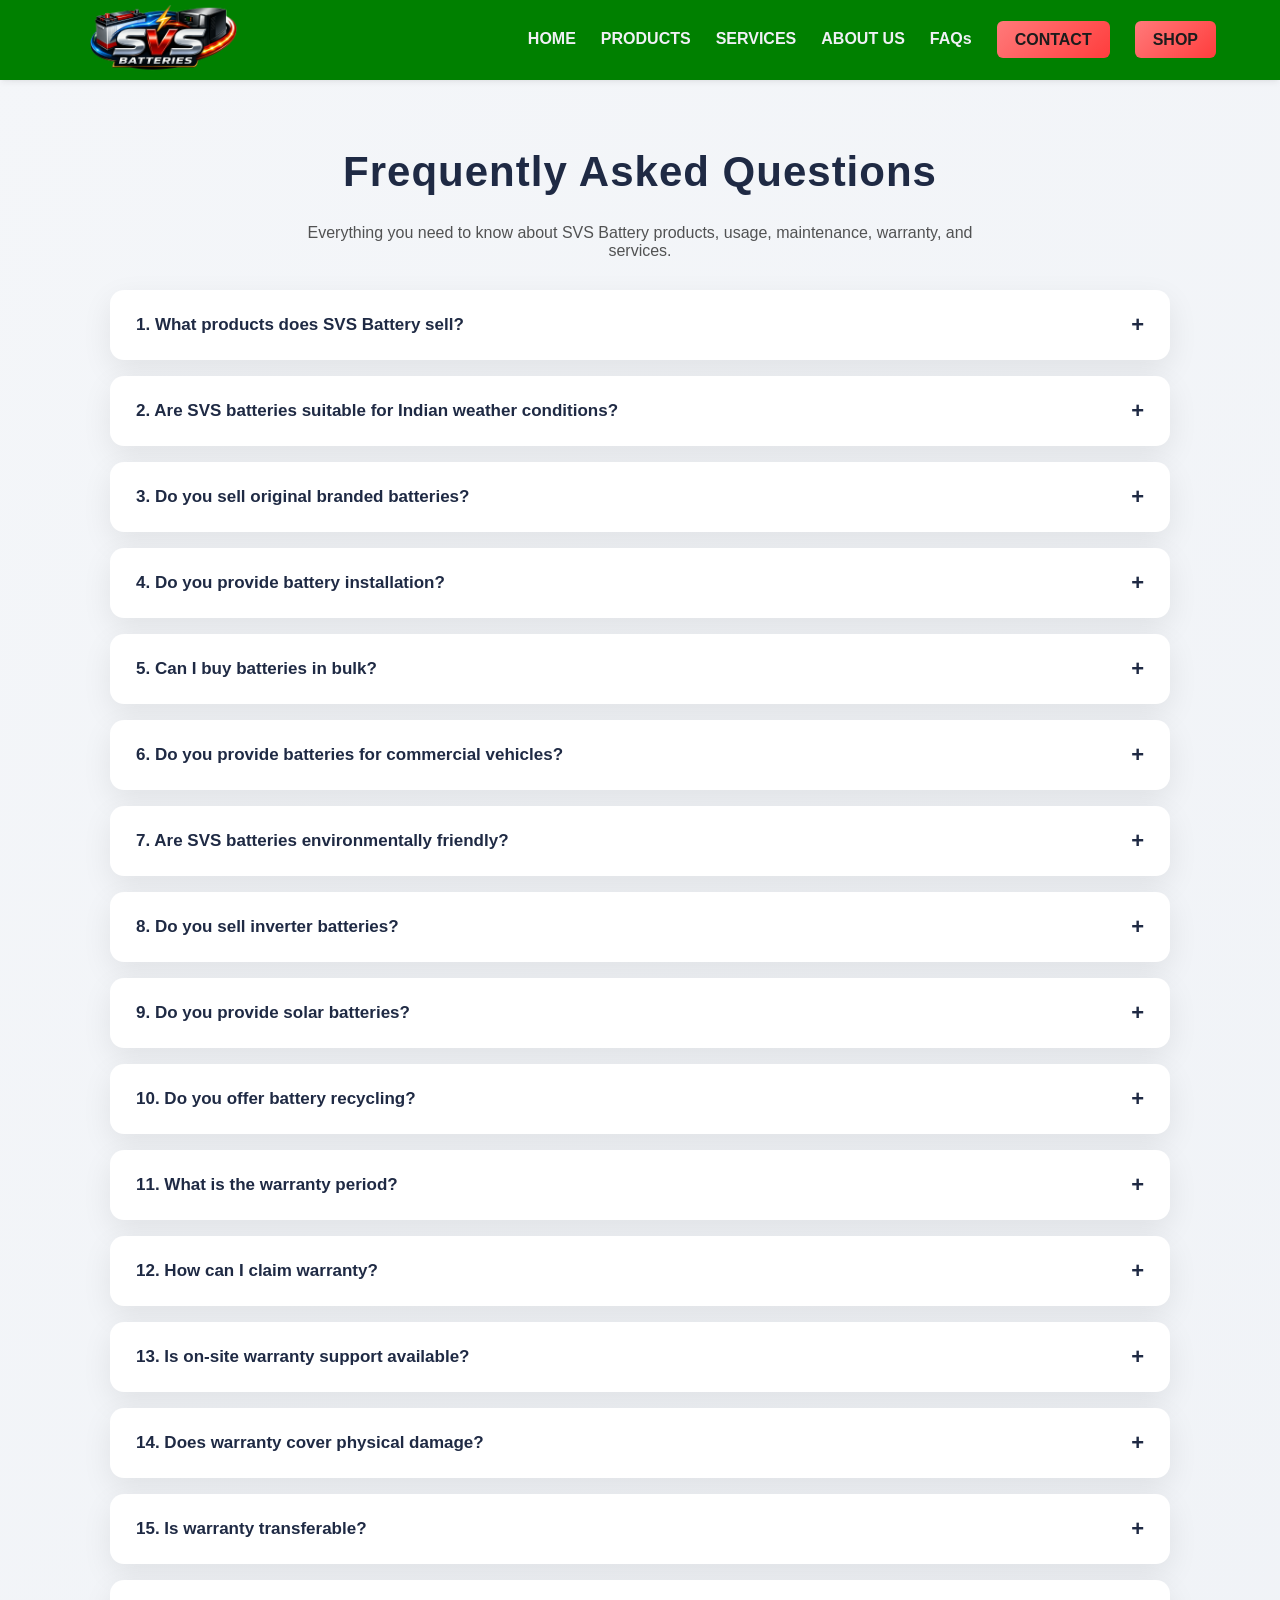
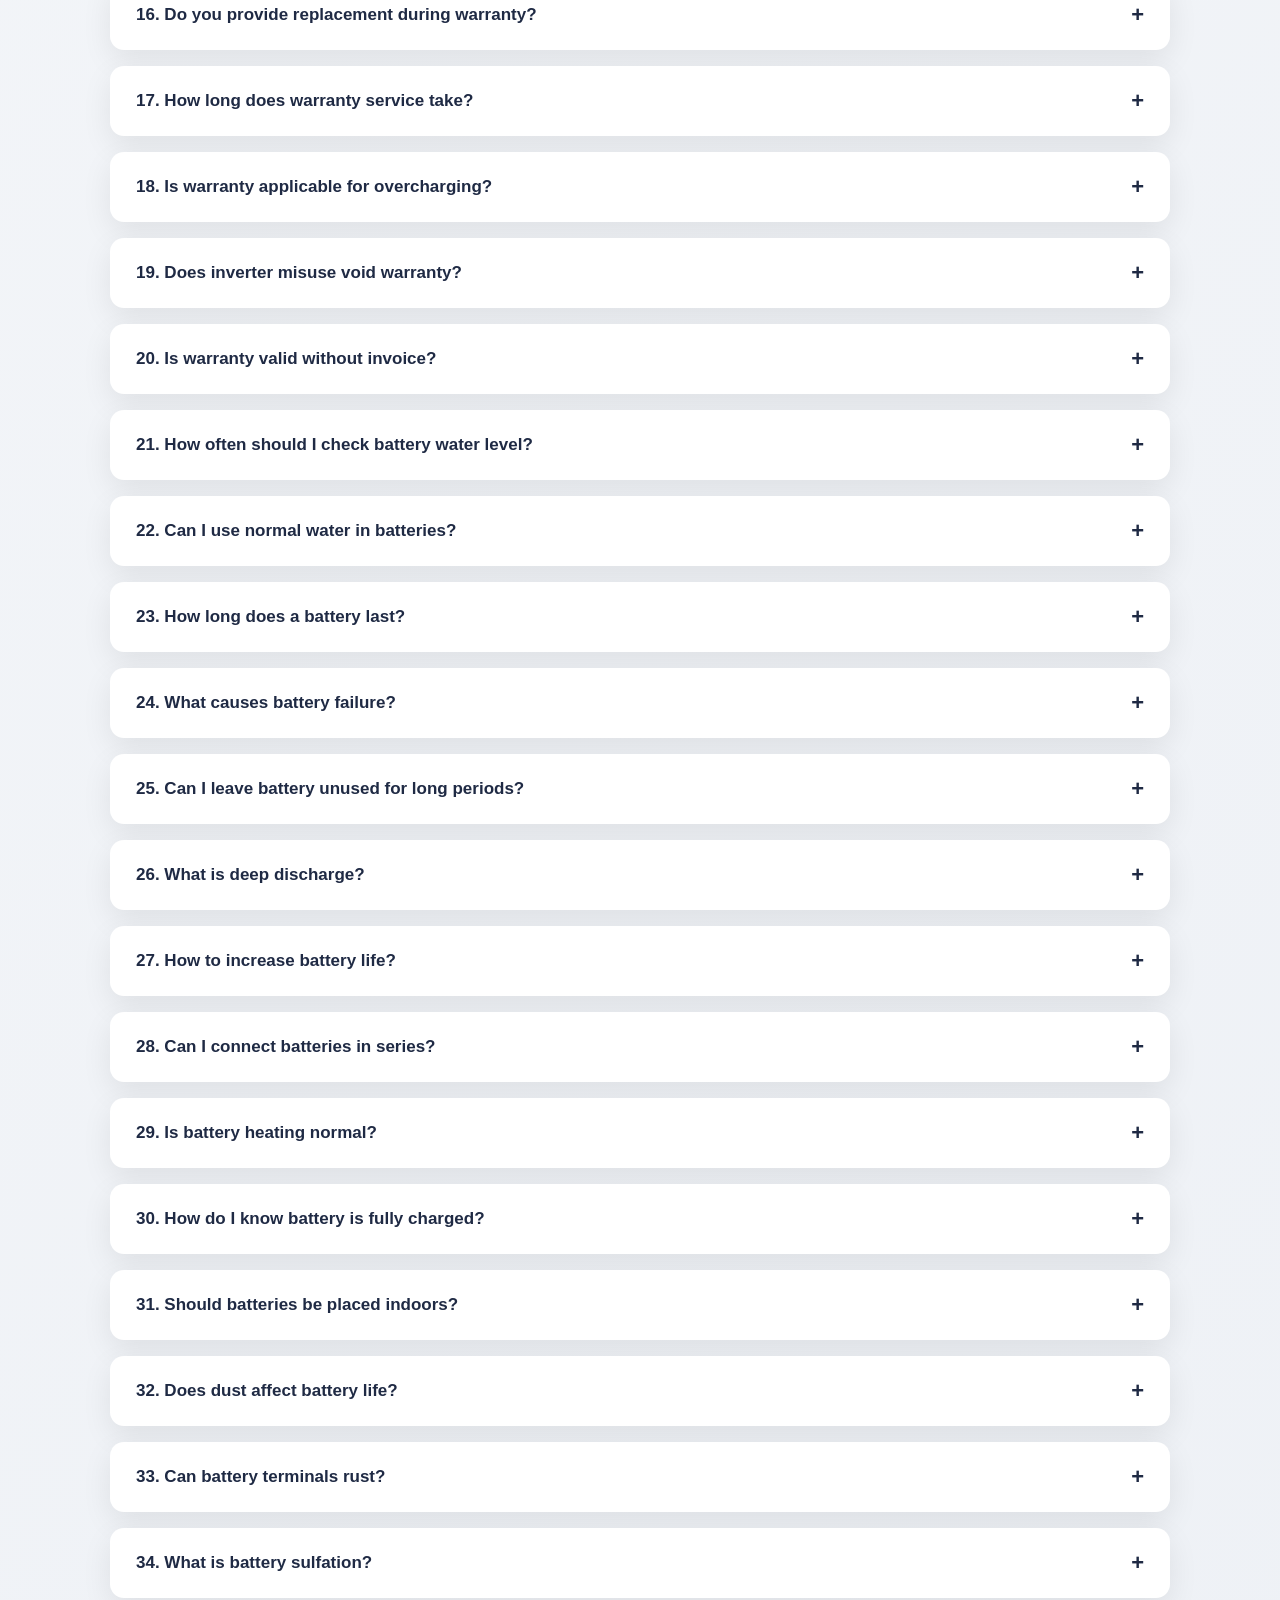
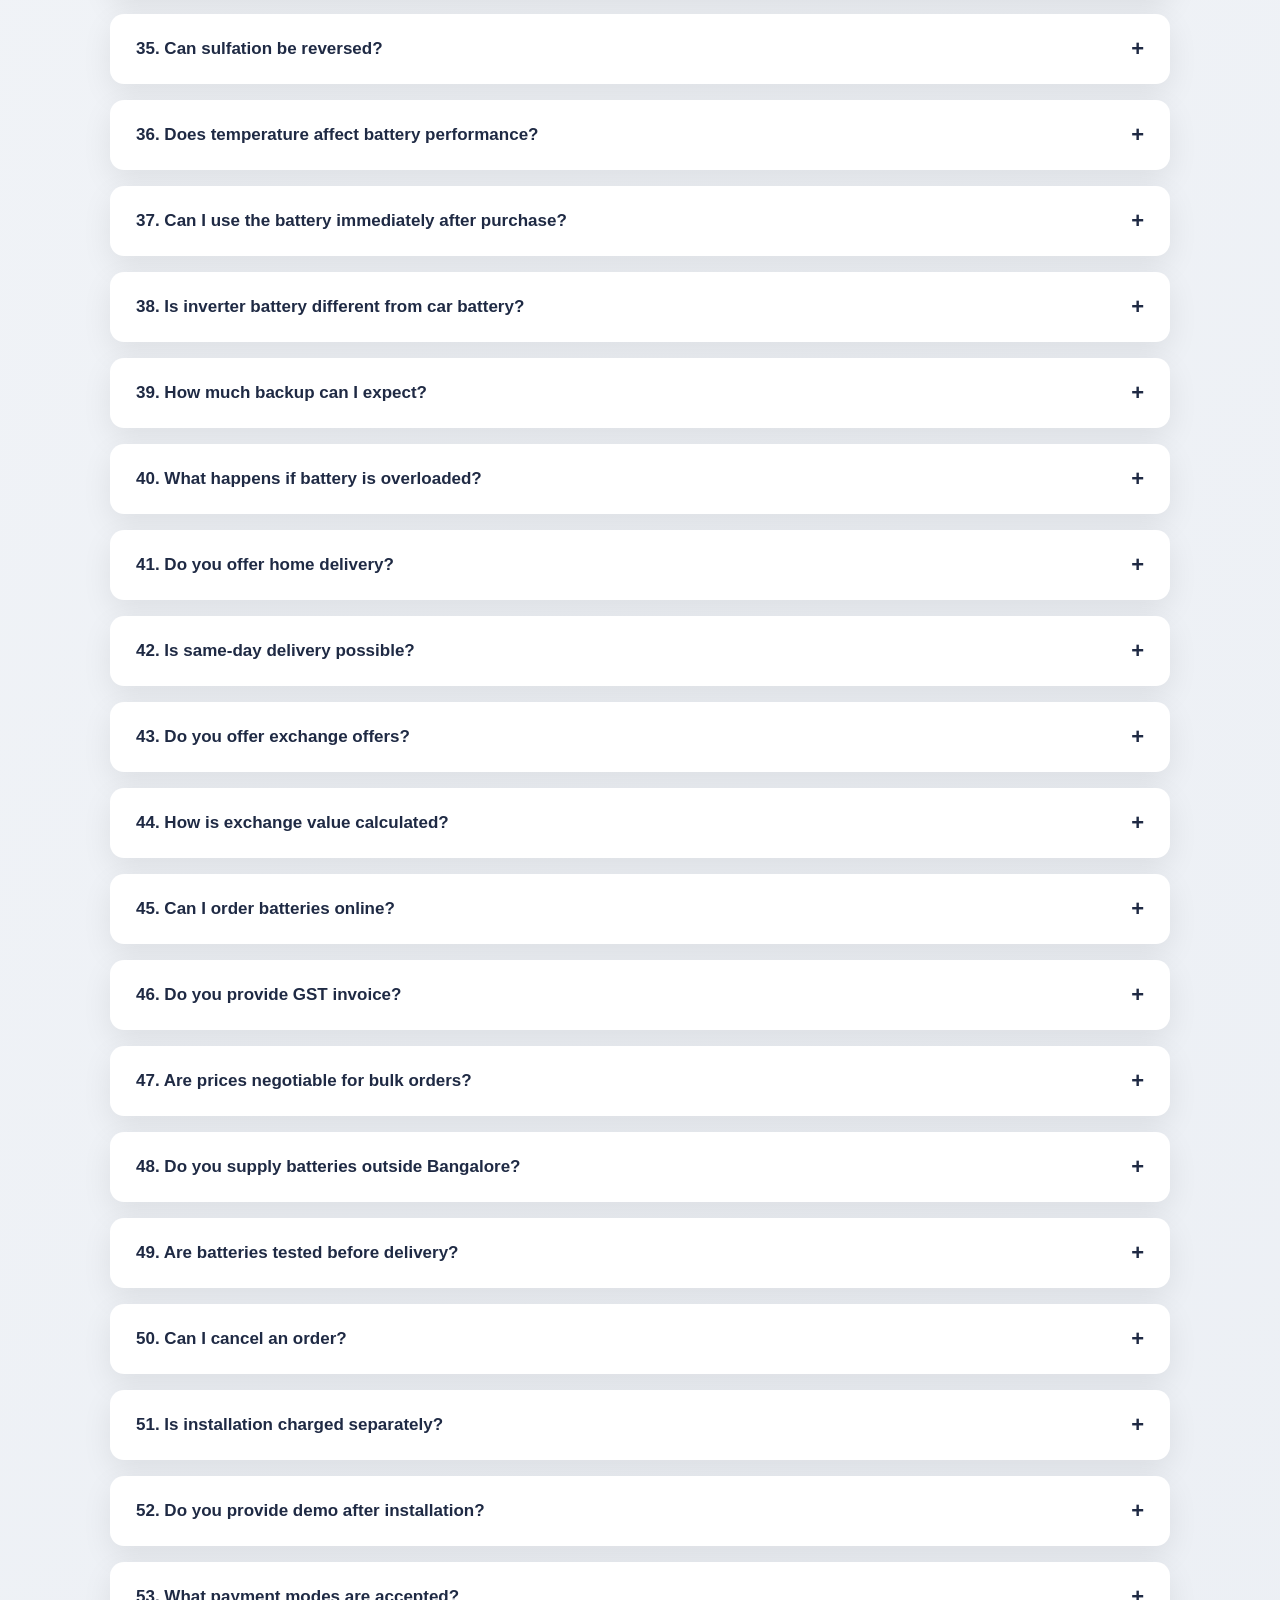
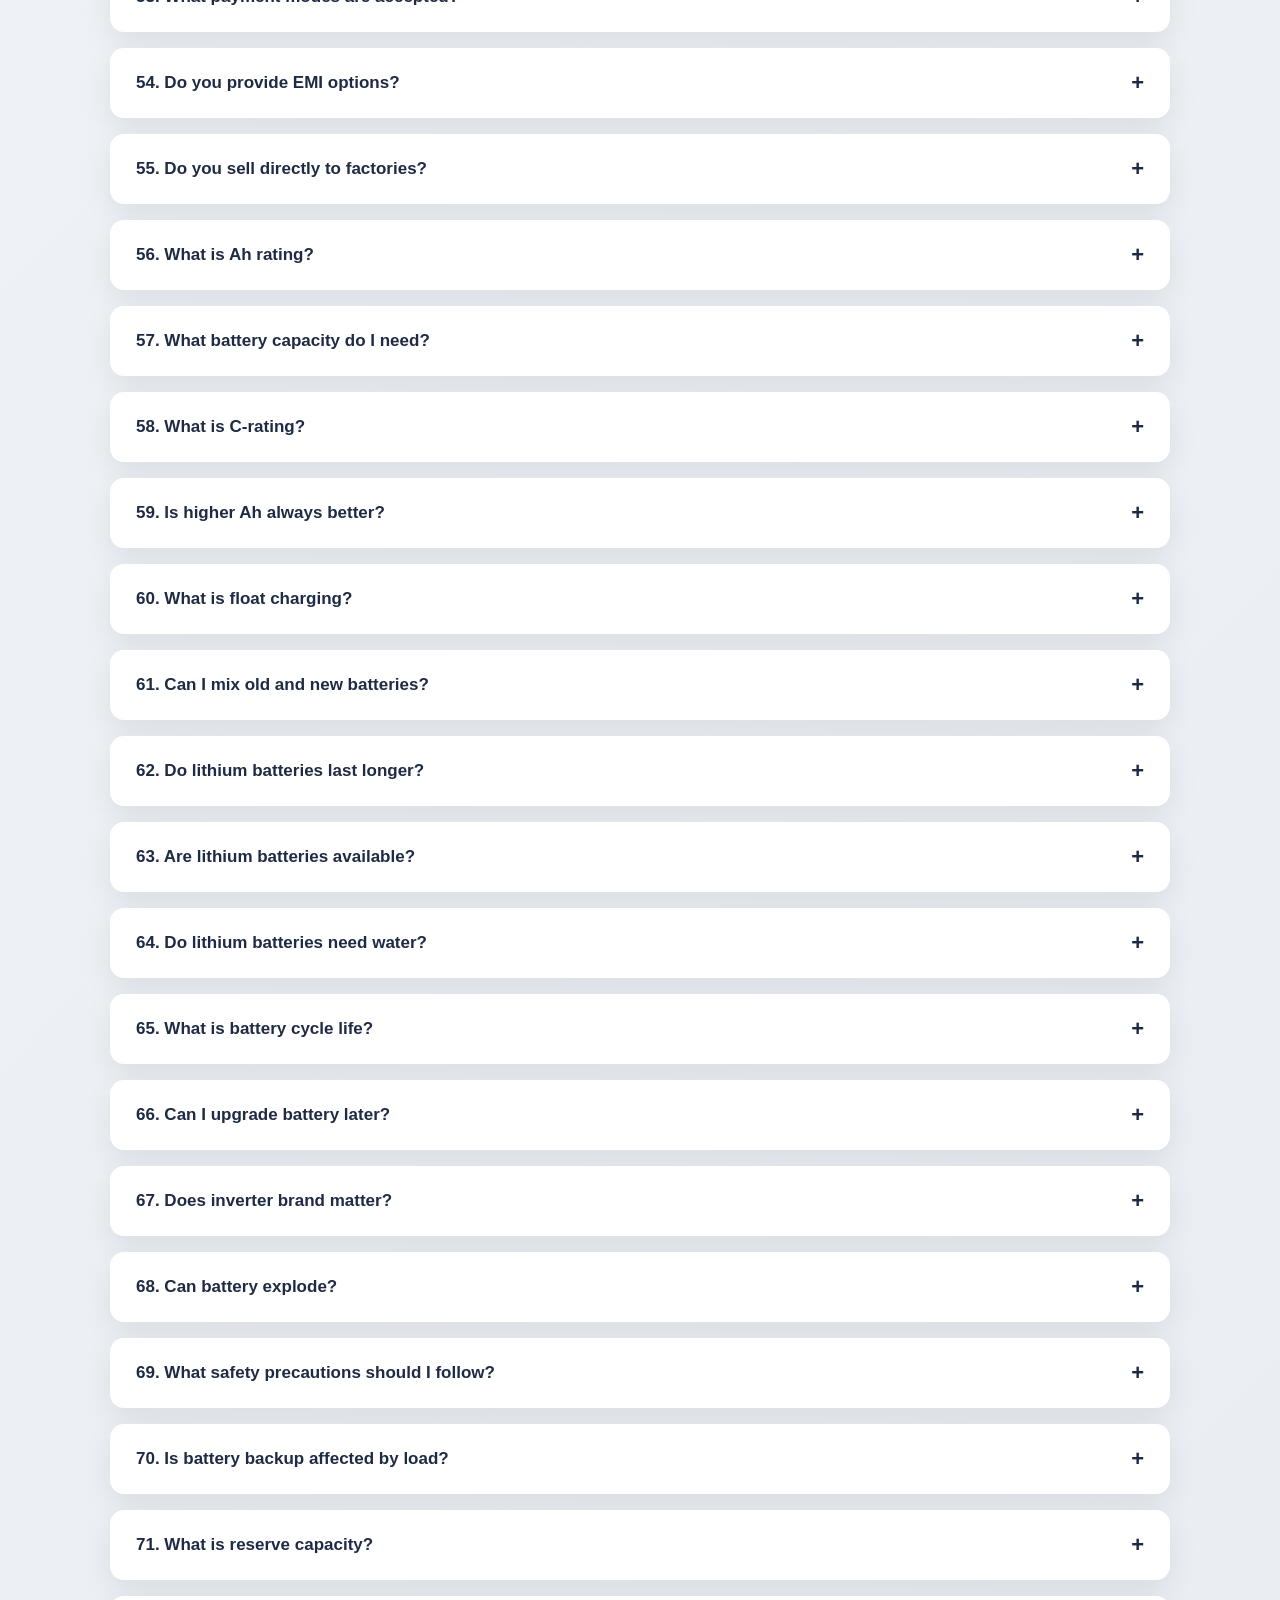
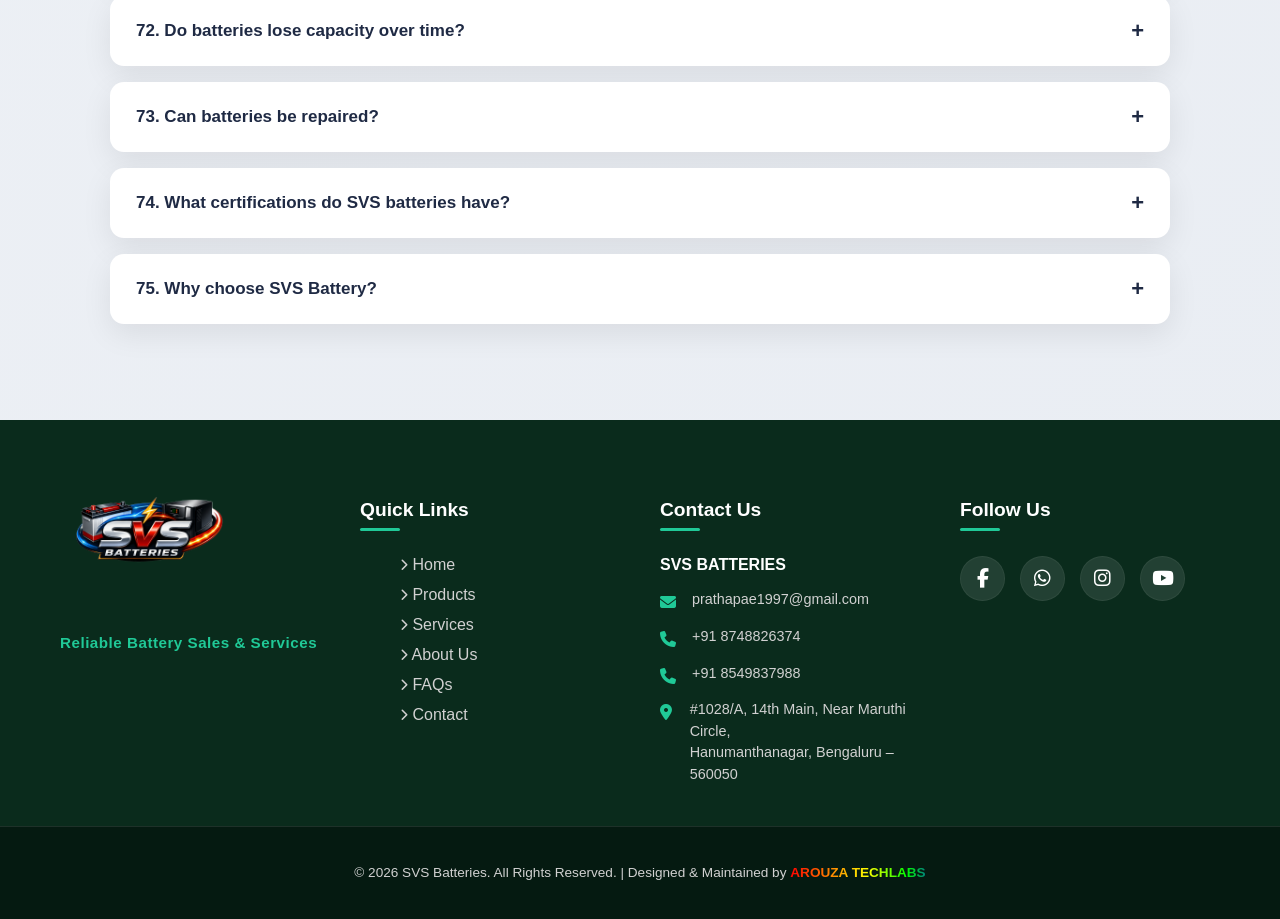
<file: faq.html>
<!DOCTYPE html>
<html lang="en">
  <head>
    <meta charset="UTF-8" />
    <meta name="viewport" content="width=device-width, initial-scale=1.0" />
    <title>FAQs | SVS Battery</title>

    <link rel="stylesheet" href="./faq.css" />
    <link
      href="https://fonts.googleapis.com/css2?family=Inter:wght@300;400;600;700;800;900&display=swap"
      rel="stylesheet"
    />
    <link
      rel="stylesheet"
      href="https://cdnjs.cloudflare.com/ajax/libs/font-awesome/6.5.1/css/all.min.css"
      integrity="sha512-DTOQO9RWCH3ppGqcWaEA1BIZOC6xxalwEsw9c2QQeAIftl+Vegovlnee1c9QX4TctnWMn13TZye+giMm8e2LwA=="
      crossorigin="anonymous"
      referrerpolicy="no-referrer"
    />
  </head>

  <body>
    <header class="header">
      <a href="./index.html" class="logo-link">
        <div class="logo-img"><img src="./assets/LOGO.png" alt="" /></div>
      </a>

      <!-- Desktop Navigation -->
      <nav class="nav-links-desktop" aria-label="Main Navigation Desktop">
        <ul class="nav-list-desktop">
          <li class="nav-item-desktop">
            <a href="./index.html" class="nav-link-desktop">HOME</a>
            <!-- <ul class="dropdown-desktop">
              <li><a href="./index.html">HOME1</a></li>
            </ul> -->
          </li>
          <li class="nav-item-desktop">
            <a href="./product.html" class="nav-link-desktop">PRODUCTS</a>
          </li>
          <li class="nav-item-desktop">
            <a href="./service.html" class="nav-link-desktop">SERVICES</a>
          </li>

          <li class="nav-item-desktop">
            <a href="./about.html" class="nav-link-desktop">ABOUT US</a>
          </li>
          <li class="nav-item-desktop">
            <a href="./faq.html" class="nav-link-desktop">FAQs</a>
          </li>
          <li class="nav-item-desktop shop-btn-desktop">
            <a href="./contact2.html" class="shop-btn-link">CONTACT</a>
          </li>
          <li class="nav-item-desktop shop-btn-desktop">
            <a href="./shop.html" class="shop-btn-link">SHOP</a>
          </li>
        </ul>
      </nav>

      <!-- Mobile Menu Toggle Button -->
      <button
        class="menu-toggle"
        aria-controls="mobile-menu"
        aria-expanded="false"
        aria-label="Toggle Navigation"
      >
        <span class="menu-toggle-line"></span>
        <span class="menu-toggle-line"></span>
        <span class="menu-toggle-line"></span>
      </button>
    </header>
    <!-- Mobile Slide-in Navigation -->
    <nav id="mobile-menu" class="nav-mobile" aria-label="Mobile Navigation">
      <ul class="nav-list-mobile">
        <li class="nav-item-mobile">
          <a
            class="nav-link-mobile dropdown-toggle"
            data-dropdown="home-dropdown"
            role="button"
            aria-expanded="false"
            aria-controls="home-dropdown"
            href="./index.html"
          >
            HOME
            <!-- <span class="dropdown-arrow"></span> -->
          </a>
          <!-- <ul id="home-dropdown" class="dropdown-mobile">
            <li><a href="./index.html">HOME1</a></li>
          </ul> -->
        </li>

        <li class="nav-item-mobile">
          <a href="./product.html" class="nav-link-mobile">PRODUCTS</a>
        </li>

        <li class="nav-item-mobile">
          <a href="./service.html" class="nav-link-mobile">SERVICES</a>
        </li>

        <li class="nav-item-mobile">
          <a href="./about.html" class="nav-link-mobile">ABOUT US</a>
        </li>

        <li class="nav-item-mobile">
          <a href="./faq.html" class="nav-link-mobile">FAQs</a>
        </li>
        <li class="nav-item-mobile">
          <a href="./contact2.html" class="shop-btn-mobile">CONTACT</a>
        </li>
        <li class="nav-item-mobile">
          <a href="./shop.html" class="shop-btn-mobile">SHOP</a>
        </li>
      </ul>
    </nav>
    <!-- Overlay for closing the mobile menu -->
    <div class="overlay"></div>
    <div class="page-title">
      <h1>Frequently Asked Questions</h1>
      <p>
        Everything you need to know about SVS Battery products, usage,
        maintenance, warranty, and services.
      </p>
    </div>

    <div class="faq-container" id="faqContainer"></div>
    <footer class="main-footer" id="footer">
      <div class="container">
        <div class="footer-grid">
          <!-- 1. Logo & Tagline -->
          <div class="footer-logo-section">
            <!-- Placeholder for logo -->
            <img
              src="./assets/LOGO.png"
              alt="SVS Batteries Logo"
              onerror="this.src='https://placehold.co/200x80/198754/FFFFFF?text=SVS+BATTERIES'"
            />
            <p class="tagline">Reliable Battery Sales & Services</p>
          </div>

          <!-- 2. Quick Links -->
          <div class="footer-links-section">
            <h3 class="footer-heading">Quick Links</h3>
            <ul class="footer-links">
              <li>
                <a href="./index.html"
                  ><i class="fas fa-chevron-right fa-xs mr-2"></i> Home</a
                >
              </li>
              <li>
                <a href="./product.html"
                  ><i class="fas fa-chevron-right fa-xs mr-2"></i> Products</a
                >
              </li>
              <li>
                <a href="./service.html"
                  ><i class="fas fa-chevron-right fa-xs mr-2"></i> Services</a
                >
              </li>
              <li>
                <a href="./about.html"
                  ><i class="fas fa-chevron-right fa-xs mr-2"></i> About Us</a
                >
              </li>
              <li>
                <a href="./faq.html"
                  ><i class="fas fa-chevron-right fa-xs mr-2"></i> FAQs</a
                >
              </li>
              <li>
                <a href="./contact2.html"
                  ><i class="fas fa-chevron-right fa-xs mr-2"></i> Contact</a
                >
              </li>
            </ul>
          </div>

          <!-- 3. Contact & Address -->
          <div class="footer-contact-section">
            <h3 class="footer-heading">Contact Us</h3>
            <div class="contact-info">
              <div
                class="contact-item"
                style="font-weight: bold; color: var(--text-light)"
              >
                SVS BATTERIES
              </div>
              <a href="mailto:prathapae1997@gmail.com" class="contact-item">
                <i class="fas fa-envelope"></i>
                <span class="address-text">prathapae1997@gmail.com</span>
              </a>
              <a href="tel:+918748826374" class="contact-item">
                <i class="fas fa-phone"></i>
                <span class="address-text">+91 8748826374</span>
              </a>
              <a href="tel:+918549837988" class="contact-item">
                <i class="fas fa-phone"></i>
                <span class="address-text">+91 8549837988</span>
              </a>
              <div class="contact-item">
                <i class="fas fa-location-dot"></i>
                <span class="address-text">
                  #1028/A, 14th Main, Near Maruthi Circle,<br />
                  Hanumanthanagar, Bengaluru – 560050
                </span>
              </div>
            </div>
          </div>

          <!-- 4. Social Media -->
          <div class="footer-social-section">
            <h3 class="footer-heading">Follow Us</h3>
            <div class="social-icons">
              <a
                href="https://www.facebook.com/share/1B6p9JFNrp/?mibextid=wwXIfr"
                class="social-btn"
                aria-label="Facebook"
              >
                <i class="fab fa-facebook-f"></i>
              </a>
              <a
                href="https://wa.me/918748826374"
                class="social-btn"
                aria-label="WhatsApp"
              >
                <i class="fab fa-whatsapp"></i>
              </a>
              <a
                href="https://www.instagram.com/svs_batteries/?igsh=MXY3cjUwNjYxNDdqNg%3D%3D&utm_source=qr#"
                class="social-btn"
                aria-label="Instagram"
              >
                <i class="fab fa-instagram"></i>
              </a>
              <a
                href="https://www.youtube.com/@svsbatteries"
                class="social-btn"
                aria-label="YouTube"
              >
                <i class="fab fa-youtube"></i>
              </a>
            </div>
          </div>
        </div>
      </div>

      <!-- Bottom Footer Bar -->
      <div class="footer-bottom">
        <div class="container">
          <p class="copyright-text">
            &copy; <span id="year"></span> SVS Batteries. All Rights Reserved. |
            Designed & Maintained by
            <a
              href="https://www.arouza.com"
              target="_blank"
              class="maintainer-link"
              >AROUZA TECHLABS</a
            >
          </p>
        </div>
      </div>
    </footer>
    <script src="./nav2.js"></script>
    <script src="./footer2.js"></script>
    <script>
      const faqs = [
        // GENERAL (1–10)
        [
          "What products does SVS Battery sell?",
          "SVS Battery sells automotive batteries, inverter batteries, industrial batteries, UPS batteries, and solar batteries.",
        ],
        [
          "Are SVS batteries suitable for Indian weather conditions?",
          "Yes, all SVS batteries are designed to perform efficiently in Indian climatic conditions.",
        ],
        [
          "Do you sell original branded batteries?",
          "Yes, we deal only in genuine and certified battery products.",
        ],
        [
          "Do you provide battery installation?",
          "Yes, professional installation services are available.",
        ],
        [
          "Can I buy batteries in bulk?",
          "Yes, we offer bulk sales for commercial and industrial customers.",
        ],
        [
          "Do you provide batteries for commercial vehicles?",
          "Yes, we supply batteries for trucks, buses, and heavy vehicles.",
        ],
        [
          "Are SVS batteries environmentally friendly?",
          "We follow eco-friendly manufacturing and recycling standards.",
        ],
        [
          "Do you sell inverter batteries?",
          "Yes, we offer tall tubular and flat plate inverter batteries.",
        ],
        [
          "Do you provide solar batteries?",
          "Yes, we supply high-capacity solar batteries.",
        ],
        [
          "Do you offer battery recycling?",
          "Yes, we responsibly recycle old and used batteries.",
        ],

        // WARRANTY & SUPPORT (11–20)
        [
          "What is the warranty period?",
          "Warranty varies by battery type, typically ranging from 12 to 60 months.",
        ],
        [
          "How can I claim warranty?",
          "Warranty can be claimed by presenting the invoice and warranty card.",
        ],
        [
          "Is on-site warranty support available?",
          "Yes, on-site support is available for selected products.",
        ],
        [
          "Does warranty cover physical damage?",
          "No, physical or accidental damage is not covered.",
        ],
        ["Is warranty transferable?", "Warranty is usually non-transferable."],
        [
          "Do you provide replacement during warranty?",
          "Yes, replacement is provided as per warranty terms.",
        ],
        [
          "How long does warranty service take?",
          "Typically 24–72 hours depending on issue severity.",
        ],
        [
          "Is warranty applicable for overcharging?",
          "No, damage due to improper charging is excluded.",
        ],
        [
          "Does inverter misuse void warranty?",
          "Yes, misuse or incompatible inverter usage voids warranty.",
        ],
        [
          "Is warranty valid without invoice?",
          "Invoice is mandatory for warranty claims.",
        ],

        // USAGE & MAINTENANCE (21–40)
        [
          "How often should I check battery water level?",
          "Once every 2–3 months for lead-acid batteries.",
        ],
        [
          "Can I use normal water in batteries?",
          "No, only distilled water should be used.",
        ],
        [
          "How long does a battery last?",
          "Average life is 3–5 years depending on usage.",
        ],
        [
          "What causes battery failure?",
          "Overcharging, deep discharge, poor maintenance, and heat.",
        ],
        [
          "Can I leave battery unused for long periods?",
          "Periodic charging is recommended to prevent damage.",
        ],
        [
          "What is deep discharge?",
          "It means draining battery beyond safe voltage levels.",
        ],
        [
          "How to increase battery life?",
          "Avoid overcharging, deep discharge, and ensure proper ventilation.",
        ],
        [
          "Can I connect batteries in series?",
          "Yes, but it must be done as per voltage requirements.",
        ],
        [
          "Is battery heating normal?",
          "Slight warmth is normal; excessive heat is not.",
        ],
        [
          "How do I know battery is fully charged?",
          "Most inverters indicate full charge status.",
        ],
        [
          "Should batteries be placed indoors?",
          "They should be placed in well-ventilated areas.",
        ],
        [
          "Does dust affect battery life?",
          "Yes, dust buildup can cause terminal corrosion.",
        ],
        [
          "Can battery terminals rust?",
          "Yes, regular cleaning prevents corrosion.",
        ],
        [
          "What is battery sulfation?",
          "It is lead sulfate buildup that reduces capacity.",
        ],
        [
          "Can sulfation be reversed?",
          "Mild sulfation can be reduced with proper charging.",
        ],
        [
          "Does temperature affect battery performance?",
          "Yes, extreme temperatures reduce efficiency.",
        ],
        [
          "Can I use the battery immediately after purchase?",
          "Yes, batteries are supplied ready to use.",
        ],
        [
          "Is inverter battery different from car battery?",
          "Yes, they are designed for different discharge cycles.",
        ],
        [
          "How much backup can I expect?",
          "Backup depends on battery capacity and load.",
        ],
        [
          "What happens if battery is overloaded?",
          "It reduces life and may cause failure.",
        ],

        // SALES & DELIVERY (41–55)
        ["Do you offer home delivery?", "Yes, home delivery is available."],
        [
          "Is same-day delivery possible?",
          "Yes, subject to stock availability.",
        ],
        [
          "Do you offer exchange offers?",
          "Yes, old battery exchange is available.",
        ],
        [
          "How is exchange value calculated?",
          "Based on battery condition, age, and capacity.",
        ],
        [
          "Can I order batteries online?",
          "Currently orders are accepted via phone and visit.",
        ],
        ["Do you provide GST invoice?", "Yes, GST invoices are provided."],
        [
          "Are prices negotiable for bulk orders?",
          "Yes, bulk pricing is available.",
        ],
        [
          "Do you supply batteries outside Bangalore?",
          "Yes, depending on quantity.",
        ],
        [
          "Are batteries tested before delivery?",
          "Yes, all batteries are quality tested.",
        ],
        ["Can I cancel an order?", "Yes, before dispatch."],
        [
          "Is installation charged separately?",
          "Installation is usually complimentary.",
        ],
        [
          "Do you provide demo after installation?",
          "Yes, proper usage guidance is given.",
        ],
        [
          "What payment modes are accepted?",
          "Cash, UPI, cards, and bank transfer.",
        ],
        [
          "Do you provide EMI options?",
          "EMI options depend on product and bank.",
        ],
        [
          "Do you sell directly to factories?",
          "Yes, industrial supply is available.",
        ],

        // TECHNICAL (56–80)
        ["What is Ah rating?", "It indicates battery capacity."],
        [
          "What battery capacity do I need?",
          "It depends on load and backup requirement.",
        ],
        ["What is C-rating?", "It indicates discharge rate capability."],
        [
          "Is higher Ah always better?",
          "Not always; it must match inverter capacity.",
        ],
        [
          "What is float charging?",
          "Continuous low-current charging to maintain battery.",
        ],
        ["Can I mix old and new batteries?", "Not recommended."],
        [
          "Do lithium batteries last longer?",
          "Yes, they have higher life cycles.",
        ],
        [
          "Are lithium batteries available?",
          "Yes, selected models are available.",
        ],
        ["Do lithium batteries need water?", "No, they are maintenance-free."],
        ["What is battery cycle life?", "Number of charge-discharge cycles."],
        ["Can I upgrade battery later?", "Yes, if inverter supports it."],
        ["Does inverter brand matter?", "Yes, compatibility matters."],
        ["Can battery explode?", "Only under extreme misuse or short circuit."],
        [
          "What safety precautions should I follow?",
          "Avoid sparks, ensure ventilation.",
        ],
        [
          "Is battery backup affected by load?",
          "Yes, higher load reduces backup.",
        ],
        [
          "What is reserve capacity?",
          "Time battery can supply power at specific load.",
        ],
        ["Do batteries lose capacity over time?", "Yes, gradually with usage."],
        ["Can batteries be repaired?", "Minor issues can be serviced."],
        [
          "What certifications do SVS batteries have?",
          "They comply with industry standards.",
        ],
        [
          "Why choose SVS Battery?",
          "Quality products, expert service, and reliable support.",
        ],
      ];

      const container = document.getElementById("faqContainer");

      faqs.forEach((faq, i) => {
        const item = document.createElement("div");
        item.className = "faq-item";
        item.innerHTML = `
    <div class="faq-question">
      ${i + 1}. ${faq[0]}
      <span>+</span>
    </div>
    <div class="faq-answer">
      <p>${faq[1]}</p>
    </div>
  `;
        container.appendChild(item);
      });

      document.querySelectorAll(".faq-question").forEach((q) => {
        q.addEventListener("click", () => {
          q.parentElement.classList.toggle("active");
        });
      });
    </script>
  </body>
</html>
</file>
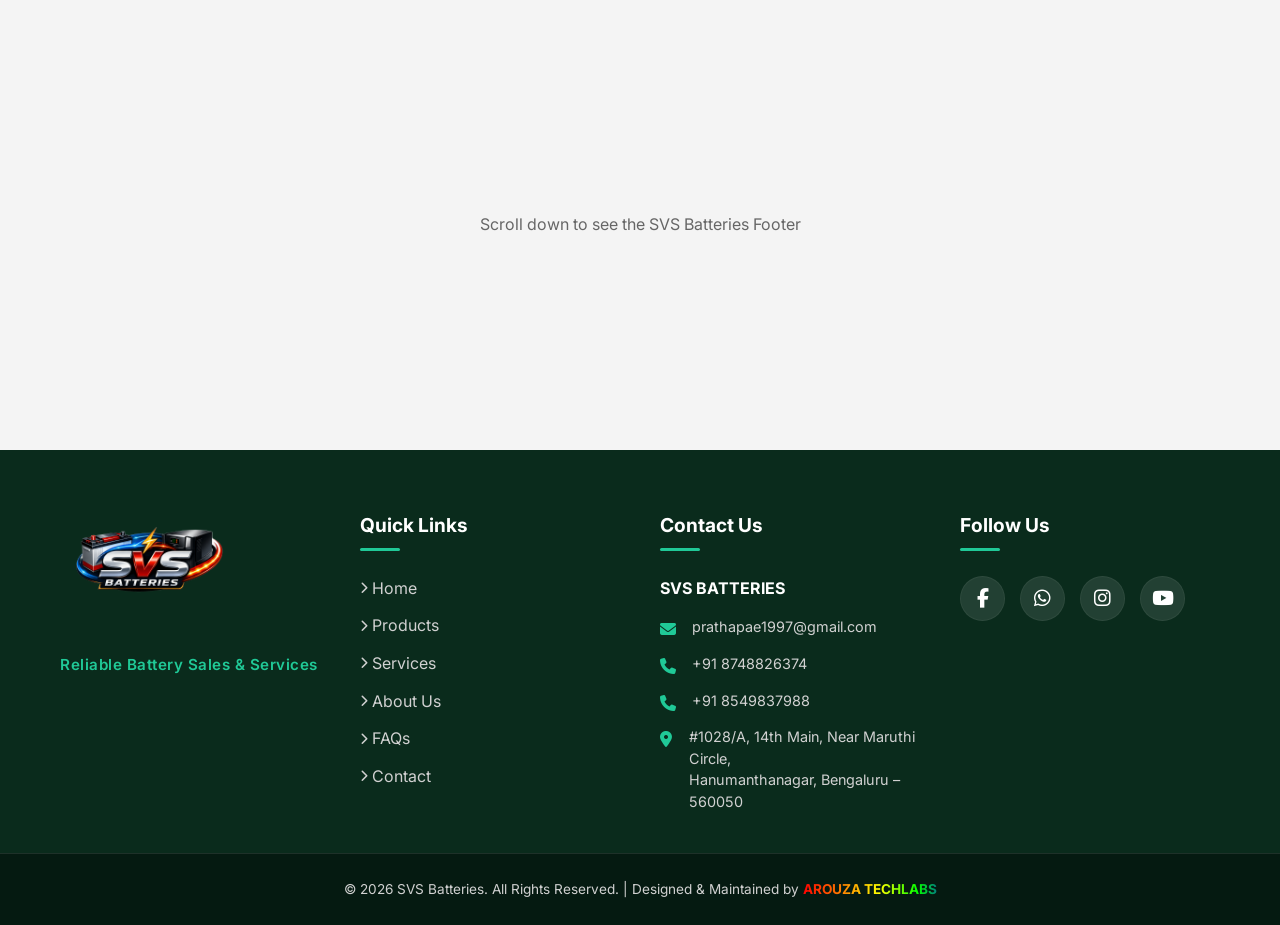
<file: footer.html>
<!DOCTYPE html>
<html lang="en">
  <head>
    <meta charset="UTF-8" />
    <meta name="viewport" content="width=device-width, initial-scale=1.0" />
    <title>SVS Batteries - Professional Footer</title>
    <!-- Font Awesome for Icons -->
    <link
      rel="stylesheet"
      href="https://cdnjs.cloudflare.com/ajax/libs/font-awesome/6.4.0/css/all.min.css"
    />
    <!-- Google Fonts -->
    <link
      href="https://fonts.googleapis.com/css2?family=Inter:wght@300;400;600;700&display=swap"
      rel="stylesheet"
    />

    <style>
      :root {
        --primary-dark: #0f5132;
        --primary-green: #198754;
        --accent-green: #20c997;
        --light-green: #e9f7ef;
        --text-light: #ffffff;
        --text-muted: #d1d1d1;
        --footer-bg: #0a2b1c;
        --transition: all 0.3s ease;
      }

      * {
        margin: 0;
        padding: 0;
        box-sizing: border-box;
      }

      body {
        font-family: "Inter", sans-serif;
        line-height: 1.6;
        background-color: #f4f4f4;
      }

      /* Footer Container */
      .main-footer {
        background-color: var(--footer-bg);
        color: var(--text-light);
        padding: 60px 0 0 0;
        position: relative;
        overflow: hidden;
        opacity: 0; /* For JS fade-in */
        transform: translateY(20px);
        transition: opacity 0.8s ease-out, transform 0.8s ease-out;
      }

      .main-footer.visible {
        opacity: 1;
        transform: translateY(0);
      }

      .container {
        max-width: 1200px;
        margin: 0 auto;
        padding: 0 20px;
      }

      .footer-grid {
        display: grid;
        grid-template-columns: 1fr;
        gap: 40px;
        margin-bottom: 40px;
      }

      /* Responsive Grid Breakdown */
      @media (min-width: 768px) {
        .footer-grid {
          grid-template-columns: repeat(2, 1fr);
        }
      }

      @media (min-width: 1024px) {
        .footer-grid {
          grid-template-columns: repeat(4, 1fr);
        }
      }

      /* Logo Section */
      .footer-logo-section img {
        max-width: 180px;
        height: auto;
        margin-bottom: 15px;
        /* Makes placeholder/logo white if needed */
      }

      .tagline {
        font-size: 0.95rem;
        color: var(--accent-green);
        font-weight: 600;
        letter-spacing: 0.5px;
      }

      /* Common Heading Style */
      .footer-heading {
        font-size: 1.2rem;
        font-weight: 700;
        margin-bottom: 25px;
        position: relative;
        padding-bottom: 10px;
      }

      .footer-heading::after {
        content: "";
        position: absolute;
        left: 0;
        bottom: 0;
        width: 40px;
        height: 3px;
        background: var(--accent-green);
        border-radius: 2px;
      }

      /* Quick Links */
      .footer-links {
        list-style: none;
      }

      .footer-links li {
        margin-bottom: 12px;
      }

      .footer-links a {
        color: var(--text-muted);
        text-decoration: none;
        transition: var(--transition);
        display: inline-block;
      }

      .footer-links a:hover {
        color: var(--accent-green);
        transform: translateX(5px);
      }

      /* Contact Section */
      .contact-info {
        display: flex;
        flex-direction: column;
        gap: 15px;
      }

      .contact-item {
        display: flex;
        align-items: flex-start;
        gap: 12px;
        color: var(--text-muted);
        text-decoration: none;
        transition: var(--transition);
      }

      .contact-item i {
        color: var(--accent-green);
        margin-top: 5px;
        width: 20px;
      }

      .contact-item:hover {
        color: var(--text-light);
      }

      .address-text {
        font-size: 0.9rem;
        line-height: 1.5;
      }

      /* Social Media Icons */
      .social-icons {
        display: flex;
        gap: 15px;
        flex-wrap: wrap;
      }

      .social-btn {
        width: 45px;
        height: 45px;
        background: rgba(255, 255, 255, 0.1);
        border-radius: 50%;
        display: flex;
        align-items: center;
        justify-content: center;
        color: white;
        text-decoration: none;
        font-size: 1.2rem;
        transition: var(--transition);
        border: 1px solid rgba(255, 255, 255, 0.05);
      }

      .social-btn:hover {
        transform: scale(1.15);
        background: var(--primary-green);
        box-shadow: 0 0 15px var(--accent-green);
        color: white;
      }

      /* Bottom Bar */
      .footer-bottom {
        border-top: 1px solid rgba(255, 255, 255, 0.1);
        padding: 25px 0;
        text-align: center;
        background: #051a11;
      }

      .maintainer-link {
        text-decoration: none;
        font-weight: 700;
        display: inline-block;
        background: linear-gradient(
          to right,
          #ff0000,
          #ff7f00,
          #ffff00,
          #00ff00,
          #0000ff,
          #4b0082,
          #8b00ff,
          #ff0000
        );
        background-size: 200% auto;
        -webkit-background-clip: text;
        -webkit-text-fill-color: transparent;
        animation: rainbow 3s linear infinite;
      }

      @keyframes rainbow {
        to {
          background-position: 200% center;
        }
      }

      .copyright-text {
        font-size: 0.85rem;
        color: var(--text-muted);
      }

      /* Mobile Adjustments */
      @media (max-width: 480px) {
        .main-footer {
          padding-top: 40px;
          text-align: center;
        }

        .footer-heading::after {
          left: 50%;
          transform: translateX(-50%);
        }

        .contact-item {
          justify-content: center;
        }

        .social-icons {
          justify-content: center;
        }

        .footer-links a:hover {
          transform: translateY(-3px);
        }
      }
    </style>
  </head>
  <body>
    <!-- Content spacer to show scroll/reveal effect -->
    <div
      style="
        height: 50vh;
        display: flex;
        align-items: center;
        justify-content: center;
        color: #666;
      "
    >
      <p>Scroll down to see the SVS Batteries Footer</p>
    </div>

    <footer class="main-footer" id="footer">
      <div class="container">
        <div class="footer-grid">
          <!-- 1. Logo & Tagline -->
          <div class="footer-logo-section">
            <!-- Placeholder for logo -->
            <img
              src="./assets/LOGO.png"
              alt="SVS Batteries Logo"
              onerror="this.src='https://placehold.co/200x80/198754/FFFFFF?text=SVS+BATTERIES'"
            />
            <p class="tagline">Reliable Battery Sales & Services</p>
          </div>

          <!-- 2. Quick Links -->
          <div class="footer-links-section">
            <h3 class="footer-heading">Quick Links</h3>
            <ul class="footer-links">
              <li>
                <a href="./index.html"
                  ><i class="fas fa-chevron-right fa-xs mr-2"></i> Home</a
                >
              </li>
              <li>
                <a href="./product.html"
                  ><i class="fas fa-chevron-right fa-xs mr-2"></i> Products</a
                >
              </li>
              <li>
                <a href="./service.html"
                  ><i class="fas fa-chevron-right fa-xs mr-2"></i> Services</a
                >
              </li>
              <li>
                <a href="./about.html"
                  ><i class="fas fa-chevron-right fa-xs mr-2"></i> About Us</a
                >
              </li>
              <li>
                <a href="./faq.html"
                  ><i class="fas fa-chevron-right fa-xs mr-2"></i> FAQs</a
                >
              </li>
              <li>
                <a href="./contact2.html"
                  ><i class="fas fa-chevron-right fa-xs mr-2"></i> Contact</a
                >
              </li>
            </ul>
          </div>

          <!-- 3. Contact & Address -->
          <div class="footer-contact-section">
            <h3 class="footer-heading">Contact Us</h3>
            <div class="contact-info">
              <div
                class="contact-item"
                style="font-weight: bold; color: var(--text-light)"
              >
                SVS BATTERIES
              </div>
              <a href="mailto:prathapae1997@gmail.com" class="contact-item">
                <i class="fas fa-envelope"></i>
                <span class="address-text">prathapae1997@gmail.com</span>
              </a>
              <a href="tel:+918748826374" class="contact-item">
                <i class="fas fa-phone"></i>
                <span class="address-text">+91 8748826374</span>
              </a>
              <a href="tel:+918549837988" class="contact-item">
                <i class="fas fa-phone"></i>
                <span class="address-text">+91 8549837988</span>
              </a>
              <div class="contact-item">
                <i class="fas fa-location-dot"></i>
                <span class="address-text">
                  #1028/A, 14th Main, Near Maruthi Circle,<br />
                  Hanumanthanagar, Bengaluru – 560050
                </span>
              </div>
            </div>
          </div>

          <!-- 4. Social Media -->
          <div class="footer-social-section">
            <h3 class="footer-heading">Follow Us</h3>
            <div class="social-icons">
              <a
                href="https://www.facebook.com/share/1B6p9JFNrp/?mibextid=wwXIfr"
                class="social-btn"
                aria-label="Facebook"
              >
                <i class="fab fa-facebook-f"></i>
              </a>
              <a
                href="https://wa.me/918748826374"
                class="social-btn"
                aria-label="WhatsApp"
              >
                <i class="fab fa-whatsapp"></i>
              </a>
              <a
                href="https://www.instagram.com/svs_batteries/?igsh=MXY3cjUwNjYxNDdqNg%3D%3D&utm_source=qr#"
                class="social-btn"
                aria-label="Instagram"
              >
                <i class="fab fa-instagram"></i>
              </a>
              <a
                href="https://www.youtube.com/@svsbatteries"
                class="social-btn"
                aria-label="YouTube"
              >
                <i class="fab fa-youtube"></i>
              </a>
            </div>
          </div>
        </div>
      </div>

      <!-- Bottom Footer Bar -->
      <div class="footer-bottom">
        <div class="container">
          <p class="copyright-text">
            &copy; <span id="year"></span> SVS Batteries. All Rights Reserved. |
            Designed & Maintained by
            <a
              href="https://www.arouza.com"
              target="_blank"
              class="maintainer-link"
              >AROUZA TECHLABS</a
            >
          </p>
        </div>
      </div>
    </footer>

    <script>
      // Update current year automatically
      document.getElementById("year").textContent = new Date().getFullYear();

      // Intersection Observer for fade-in effect
      document.addEventListener("DOMContentLoaded", () => {
        const footer = document.getElementById("footer");

        const observerOptions = {
          threshold: 0.1,
        };

        const observer = new IntersectionObserver((entries) => {
          entries.forEach((entry) => {
            if (entry.isIntersecting) {
              entry.target.classList.add("visible");
              observer.unobserve(entry.target);
            }
          });
        }, observerOptions);

        observer.observe(footer);
      });
    </script>
  </body>
</html>
</file>
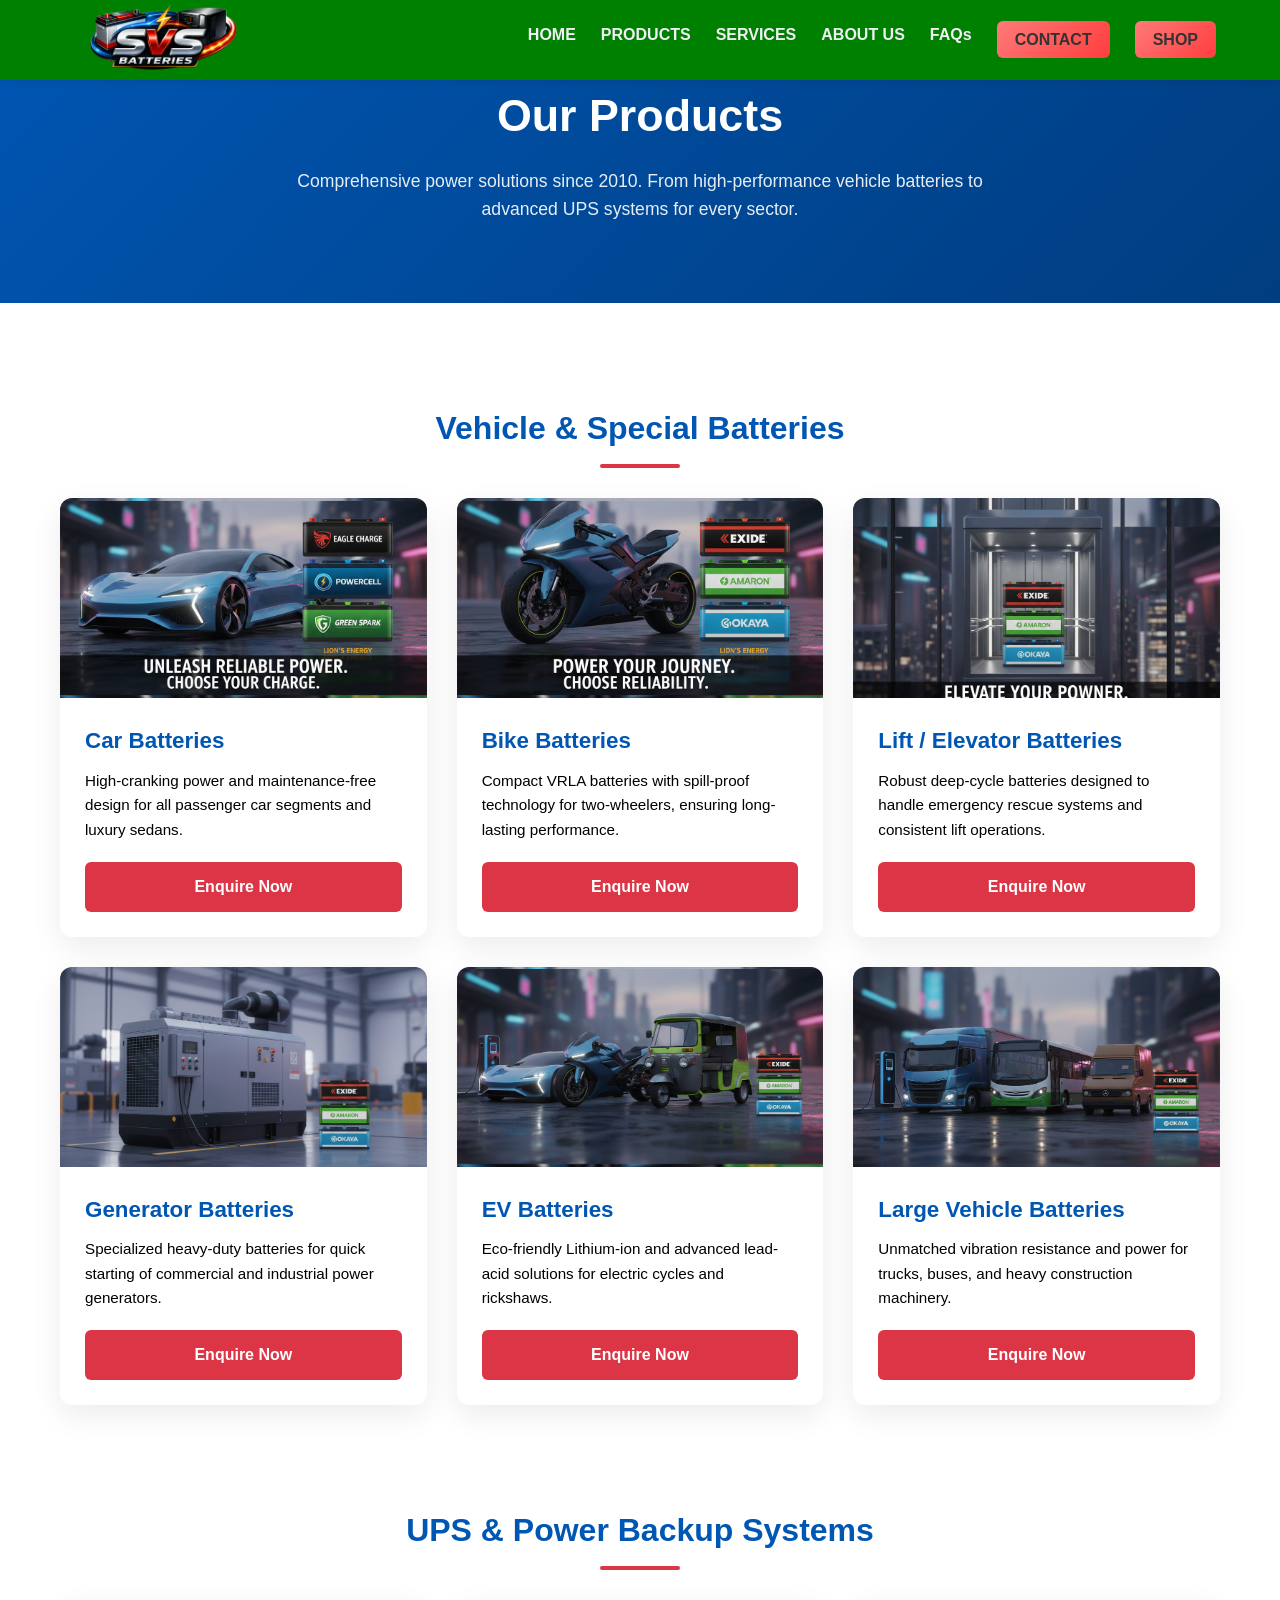
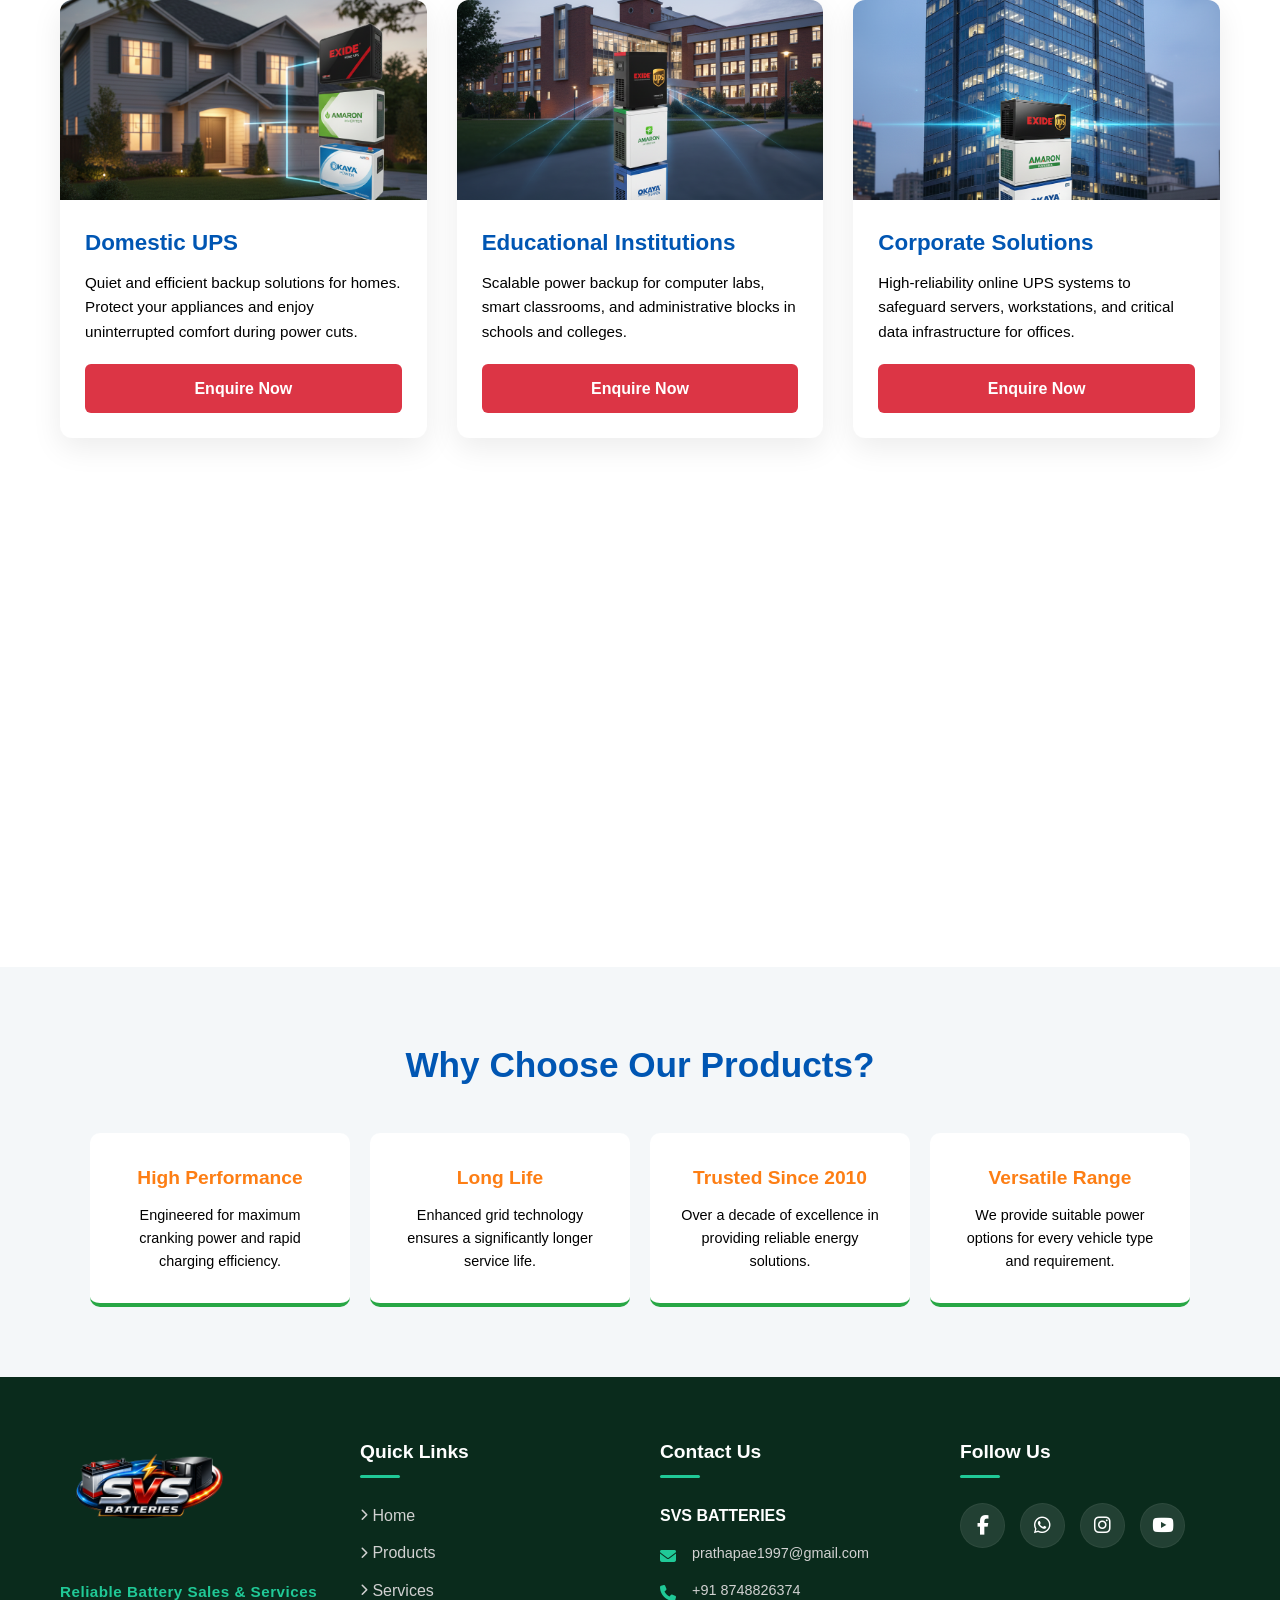
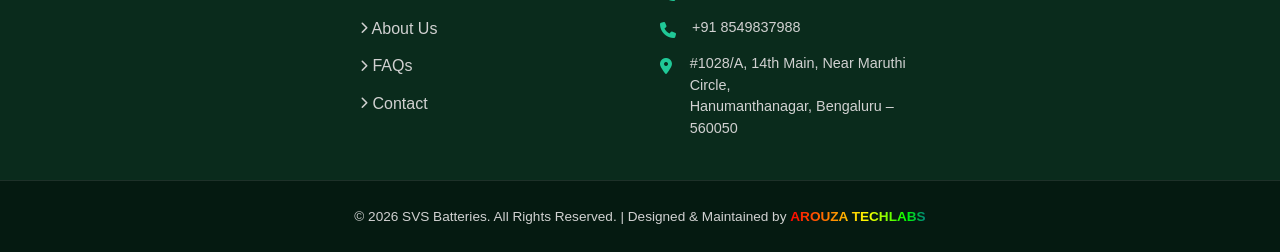
<file: product.html>
<!DOCTYPE html>
<html lang="en">
  <head>
    <meta charset="UTF-8" />
    <meta name="viewport" content="width=device-width, initial-scale=1.0" />
    <title>Products | SVS Batteries</title>
    <link rel="stylesheet" href="./product.css" />
    <link
      href="https://fonts.googleapis.com/css2?family=Inter:wght@300;400;600;700;800;900&display=swap"
      rel="stylesheet"
    />
    <link
      rel="stylesheet"
      href="https://cdnjs.cloudflare.com/ajax/libs/font-awesome/6.5.1/css/all.min.css"
      integrity="sha512-DTOQO9RWCH3ppGqcWaEA1BIZOC6xxalwEsw9c2QQeAIftl+Vegovlnee1c9QX4TctnWMn13TZye+giMm8e2LwA=="
      crossorigin="anonymous"
      referrerpolicy="no-referrer"
    />
  </head>
  <body>
    <header class="header">
      <a href="./index.html" class="logo-link">
        <div class="logo-img"><img src="./assets/LOGO.png" alt="" /></div>
      </a>

      <!-- Desktop Navigation -->
      <nav class="nav-links-desktop" aria-label="Main Navigation Desktop">
        <ul class="nav-list-desktop">
          <li class="nav-item-desktop">
            <a href="./index.html" class="nav-link-desktop">HOME</a>
            <!-- <ul class="dropdown-desktop">
              <li><a href="./index.html">HOME1</a></li>
            </ul> -->
          </li>
          <li class="nav-item-desktop">
            <a href="./product.html" class="nav-link-desktop">PRODUCTS</a>
          </li>
          <li class="nav-item-desktop">
            <a href="./service.html" class="nav-link-desktop">SERVICES</a>
          </li>

          <li class="nav-item-desktop">
            <a href="./about.html" class="nav-link-desktop">ABOUT US</a>
          </li>
          <li class="nav-item-desktop">
            <a href="./faq.html" class="nav-link-desktop">FAQs</a>
          </li>
          <li class="nav-item-desktop shop-btn-desktop">
            <a href="./contact2.html" class="shop-btn-link">CONTACT</a>
          </li>
          <li class="nav-item-desktop shop-btn-desktop">
            <a href="./shop.html" class="shop-btn-link">SHOP</a>
          </li>
        </ul>
      </nav>

      <!-- Mobile Menu Toggle Button -->
      <button
        class="menu-toggle"
        aria-controls="mobile-menu"
        aria-expanded="false"
        aria-label="Toggle Navigation"
      >
        <span class="menu-toggle-line"></span>
        <span class="menu-toggle-line"></span>
        <span class="menu-toggle-line"></span>
      </button>
    </header>
    <!-- Mobile Slide-in Navigation -->
    <nav id="mobile-menu" class="nav-mobile" aria-label="Mobile Navigation">
      <ul class="nav-list-mobile">
        <li class="nav-item-mobile">
          <a
            class="nav-link-mobile dropdown-toggle"
            data-dropdown="home-dropdown"
            role="button"
            aria-expanded="false"
            aria-controls="home-dropdown"
            href="./index.html"
          >
            HOME
            <!-- <span class="dropdown-arrow"></span> -->
          </a>
          <!-- <ul id="home-dropdown" class="dropdown-mobile">
            <li><a href="./index.html">HOME1</a></li>
          </ul> -->
        </li>

        <li class="nav-item-mobile">
          <a href="./product.html" class="nav-link-mobile">PRODUCTS</a>
        </li>

        <li class="nav-item-mobile">
          <a href="./service.html" class="nav-link-mobile">SERVICES</a>
        </li>

        <li class="nav-item-mobile">
          <a href="./about.html" class="nav-link-mobile">ABOUT US</a>
        </li>

        <li class="nav-item-mobile">
          <a href="./faq.html" class="nav-link-mobile">FAQs</a>
        </li>
        <li class="nav-item-mobile">
          <a href="./contact2.html" class="shop-btn-mobile">CONTACT</a>
        </li>
        <li class="nav-item-mobile">
          <a href="./shop.html" class="shop-btn-mobile">SHOP</a>
        </li>
      </ul>
    </nav>
    <!-- Overlay for closing the mobile menu -->
    <div class="overlay"></div>
    <!-- Intro Section -->
    <section class="hero">
      <h1>Our Products</h1>
      <p>
        Comprehensive power solutions since 2010. From high-performance vehicle
        batteries to advanced UPS systems for every sector.
      </p>
    </section>

    <!-- Battery Section -->
    <section class="products-section">
      <h2 class="section-divider">Vehicle & Special Batteries</h2>
      <div class="products-grid">
        <!-- Product 1 -->
        <div class="product-card">
          <div class="product-img-wrapper">
            <img
              src="./assets/batcar.png"
              alt="Car Battery"
              onerror="this.src='https://via.placeholder.com/400x250?text=Car+Battery'"
            />
          </div>
          <div class="product-content">
            <h3 class="product-title">Car Batteries</h3>
            <p class="product-desc">
              High-cranking power and maintenance-free design for all passenger
              car segments and luxury sedans.
            </p>
            <a href="https://wa.me/918748826374" class="btn-enquire"
              >Enquire Now</a
            >
          </div>
        </div>

        <!-- Product 2 -->
        <div class="product-card">
          <div class="product-img-wrapper">
            <img
              src="./assets/batbike.png"
              alt="Bike Battery"
              onerror="this.src='https://via.placeholder.com/400x250?text=Bike+Battery'"
            />
          </div>
          <div class="product-content">
            <h3 class="product-title">Bike Batteries</h3>
            <p class="product-desc">
              Compact VRLA batteries with spill-proof technology for
              two-wheelers, ensuring long-lasting performance.
            </p>
            <a href="https://wa.me/918748826374" class="btn-enquire"
              >Enquire Now</a
            >
          </div>
        </div>

        <!-- Product 3 -->
        <div class="product-card">
          <div class="product-img-wrapper">
            <img
              src="./assets/batlift.png"
              alt="Lift Battery"
              onerror="this.src='https://via.placeholder.com/400x250?text=Lift+Battery'"
            />
          </div>
          <div class="product-content">
            <h3 class="product-title">Lift / Elevator Batteries</h3>
            <p class="product-desc">
              Robust deep-cycle batteries designed to handle emergency rescue
              systems and consistent lift operations.
            </p>
            <a href="https://wa.me/918748826374" class="btn-enquire"
              >Enquire Now</a
            >
          </div>
        </div>

        <!-- Product 4 -->
        <div class="product-card">
          <div class="product-img-wrapper">
            <img
              src="./assets/batgen.png"
              alt="Generator Battery"
              onerror="this.src='https://via.placeholder.com/400x250?text=Generator+Battery'"
            />
          </div>
          <div class="product-content">
            <h3 class="product-title">Generator Batteries</h3>
            <p class="product-desc">
              Specialized heavy-duty batteries for quick starting of commercial
              and industrial power generators.
            </p>
            <a href="https://wa.me/918748826374" class="btn-enquire"
              >Enquire Now</a
            >
          </div>
        </div>

        <!-- Product 5 -->
        <div class="product-card">
          <div class="product-img-wrapper">
            <img
              src="./assets/batev.png"
              alt="EV Battery"
              onerror="this.src='https://via.placeholder.com/400x250?text=EV+Battery'"
            />
          </div>
          <div class="product-content">
            <h3 class="product-title">EV Batteries</h3>
            <p class="product-desc">
              Eco-friendly Lithium-ion and advanced lead-acid solutions for
              electric cycles and rickshaws.
            </p>
            <a href="https://wa.me/918748826374" class="btn-enquire"
              >Enquire Now</a
            >
          </div>
        </div>

        <!-- Product 6 -->
        <div class="product-card">
          <div class="product-img-wrapper">
            <img
              src="./assets/batlarg.png"
              alt="Large Vehicle Battery"
              onerror="this.src='https://via.placeholder.com/400x250?text=Large+Vehicle+Battery'"
            />
          </div>
          <div class="product-content">
            <h3 class="product-title">Large Vehicle Batteries</h3>
            <p class="product-desc">
              Unmatched vibration resistance and power for trucks, buses, and
              heavy construction machinery.
            </p>
            <a href="https://wa.me/918748826374" class="btn-enquire"
              >Enquire Now</a
            >
          </div>
        </div>
      </div>
    </section>

    <!-- UPS Systems Section -->
    <section class="products-section" style="padding-top: 0">
      <h2 class="section-divider">UPS & Power Backup Systems</h2>
      <div class="products-grid">
        <!-- Domestic UPS -->
        <div class="product-card">
          <div class="product-img-wrapper">
            <img
              src="./assets/upshome.png"
              alt="Domestic UPS"
              onerror="this.src='https://via.placeholder.com/400x250?text=Domestic+UPS'"
            />
          </div>
          <div class="product-content">
            <h3 class="product-title">Domestic UPS</h3>
            <p class="product-desc">
              Quiet and efficient backup solutions for homes. Protect your
              appliances and enjoy uninterrupted comfort during power cuts.
            </p>
            <a href="https://wa.me/918748826374" class="btn-enquire"
              >Enquire Now</a
            >
          </div>
        </div>

        <!-- School/College UPS -->
        <div class="product-card">
          <div class="product-img-wrapper">
            <img
              src="./assets/upsedu.png"
              alt="Institutional UPS"
              onerror="this.src='https://via.placeholder.com/400x250?text=School+and+College+UPS'"
            />
          </div>
          <div class="product-content">
            <h3 class="product-title">Educational Institutions</h3>
            <p class="product-desc">
              Scalable power backup for computer labs, smart classrooms, and
              administrative blocks in schools and colleges.
            </p>
            <a href="https://wa.me/918748826374" class="btn-enquire"
              >Enquire Now</a
            >
          </div>
        </div>

        <!-- Corporate UPS -->
        <div class="product-card">
          <div class="product-img-wrapper">
            <img
              src="./assets/upscom.png"
              alt="Corporate UPS"
              onerror="this.src='https://via.placeholder.com/400x250?text=Corporate+UPS'"
            />
          </div>
          <div class="product-content">
            <h3 class="product-title">Corporate Solutions</h3>
            <p class="product-desc">
              High-reliability online UPS systems to safeguard servers,
              workstations, and critical data infrastructure for offices.
            </p>
            <a href="https://wa.me/918748826374" class="btn-enquire"
              >Enquire Now</a
            >
          </div>
        </div>

        <!-- Industrial UPS -->
        <div class="product-card">
          <div class="product-img-wrapper">
            <img
              src="./assets/upsind.png"
              alt="Industrial UPS"
              onerror="this.src='https://via.placeholder.com/400x250?text=Industrial+UPS'"
            />
          </div>
          <div class="product-content">
            <h3 class="product-title">Industrial UPS</h3>
            <p class="product-desc">
              Heavy-duty power protection designed to withstand harsh industrial
              environments and high-load machinery.
            </p>
            <a href="https://wa.me/918748826374" class="btn-enquire"
              >Enquire Now</a
            >
          </div>
        </div>
      </div>
    </section>

    <!-- Why Our Batteries Section -->
    <section class="why-section">
      <h2 class="section-heading">Why Choose Our Products?</h2>
      <div class="why-flex">
        <div class="why-card">
          <h4>High Performance</h4>
          <p>
            Engineered for maximum cranking power and rapid charging efficiency.
          </p>
        </div>
        <div class="why-card">
          <h4>Long Life</h4>
          <p>
            Enhanced grid technology ensures a significantly longer service
            life.
          </p>
        </div>
        <div class="why-card">
          <h4>Trusted Since 2010</h4>
          <p>
            Over a decade of excellence in providing reliable energy solutions.
          </p>
        </div>
        <div class="why-card">
          <h4>Versatile Range</h4>
          <p>
            We provide suitable power options for every vehicle type and
            requirement.
          </p>
        </div>
      </div>
    </section>
    <footer class="main-footer" id="footer">
      <div class="container">
        <div class="footer-grid">
          <!-- 1. Logo & Tagline -->
          <div class="footer-logo-section">
            <!-- Placeholder for logo -->
            <img
              src="./assets/LOGO.png"
              alt="SVS Batteries Logo"
              onerror="this.src='https://placehold.co/200x80/198754/FFFFFF?text=SVS+BATTERIES'"
            />
            <p class="tagline">Reliable Battery Sales & Services</p>
          </div>

          <!-- 2. Quick Links -->
          <div class="footer-links-section">
            <h3 class="footer-heading">Quick Links</h3>
            <ul class="footer-links">
              <li>
                <a href="./index.html"
                  ><i class="fas fa-chevron-right fa-xs mr-2"></i> Home</a
                >
              </li>
              <li>
                <a href="./product.html"
                  ><i class="fas fa-chevron-right fa-xs mr-2"></i> Products</a
                >
              </li>
              <li>
                <a href="./service.html"
                  ><i class="fas fa-chevron-right fa-xs mr-2"></i> Services</a
                >
              </li>
              <li>
                <a href="./about.html"
                  ><i class="fas fa-chevron-right fa-xs mr-2"></i> About Us</a
                >
              </li>
              <li>
                <a href="./faq.html"
                  ><i class="fas fa-chevron-right fa-xs mr-2"></i> FAQs</a
                >
              </li>
              <li>
                <a href="./contact2.html"
                  ><i class="fas fa-chevron-right fa-xs mr-2"></i> Contact</a
                >
              </li>
            </ul>
          </div>

          <!-- 3. Contact & Address -->
          <div class="footer-contact-section">
            <h3 class="footer-heading">Contact Us</h3>
            <div class="contact-info">
              <div
                class="contact-item"
                style="font-weight: bold; color: var(--text-light)"
              >
                SVS BATTERIES
              </div>
              <a href="mailto:prathapae1997@gmail.com" class="contact-item">
                <i class="fas fa-envelope"></i>
                <span class="address-text">prathapae1997@gmail.com</span>
              </a>
              <a href="tel:+918748826374" class="contact-item">
                <i class="fas fa-phone"></i>
                <span class="address-text">+91 8748826374</span>
              </a>
              <a href="tel:+918549837988" class="contact-item">
                <i class="fas fa-phone"></i>
                <span class="address-text">+91 8549837988</span>
              </a>
              <div class="contact-item">
                <i class="fas fa-location-dot"></i>
                <span class="address-text">
                  #1028/A, 14th Main, Near Maruthi Circle,<br />
                  Hanumanthanagar, Bengaluru – 560050
                </span>
              </div>
            </div>
          </div>

          <!-- 4. Social Media -->
          <div class="footer-social-section">
            <h3 class="footer-heading">Follow Us</h3>
            <div class="social-icons">
              <a
                href="https://www.facebook.com/share/1B6p9JFNrp/?mibextid=wwXIfr"
                class="social-btn"
                aria-label="Facebook"
              >
                <i class="fab fa-facebook-f"></i>
              </a>
              <a
                href="https://wa.me/918748826374"
                class="social-btn"
                aria-label="WhatsApp"
              >
                <i class="fab fa-whatsapp"></i>
              </a>
              <a
                href="https://www.instagram.com/svs_batteries/?igsh=MXY3cjUwNjYxNDdqNg%3D%3D&utm_source=qr#"
                class="social-btn"
                aria-label="Instagram"
              >
                <i class="fab fa-instagram"></i>
              </a>
              <a
                href="https://www.youtube.com/@svsbatteries"
                class="social-btn"
                aria-label="YouTube"
              >
                <i class="fab fa-youtube"></i>
              </a>
            </div>
          </div>
        </div>
      </div>

      <!-- Bottom Footer Bar -->
      <div class="footer-bottom">
        <div class="container">
          <p class="copyright-text">
            &copy; <span id="year"></span> SVS Batteries. All Rights Reserved. |
            Designed & Maintained by
            <a
              href="https://www.arouza.com"
              target="_blank"
              class="maintainer-link"
              >AROUZA TECHLABS</a
            >
          </p>
        </div>
      </div>
    </footer>
    <script src="./nav2.js"></script>
    <script src="./footer2.js"></script>
    <script>
      // Scroll Animation Logic
      const observerOptions = {
        threshold: 0.1,
      };

      const observer = new IntersectionObserver((entries) => {
        entries.forEach((entry) => {
          if (entry.isIntersecting) {
            entry.target.classList.add("visible");
            observer.unobserve(entry.target);
          }
        });
      }, observerOptions);

      document.addEventListener("DOMContentLoaded", () => {
        const cards = document.querySelectorAll(".product-card");
        cards.forEach((card) => {
          observer.observe(card);
        });
      });
    </script>
  </body>
</html>
</file>
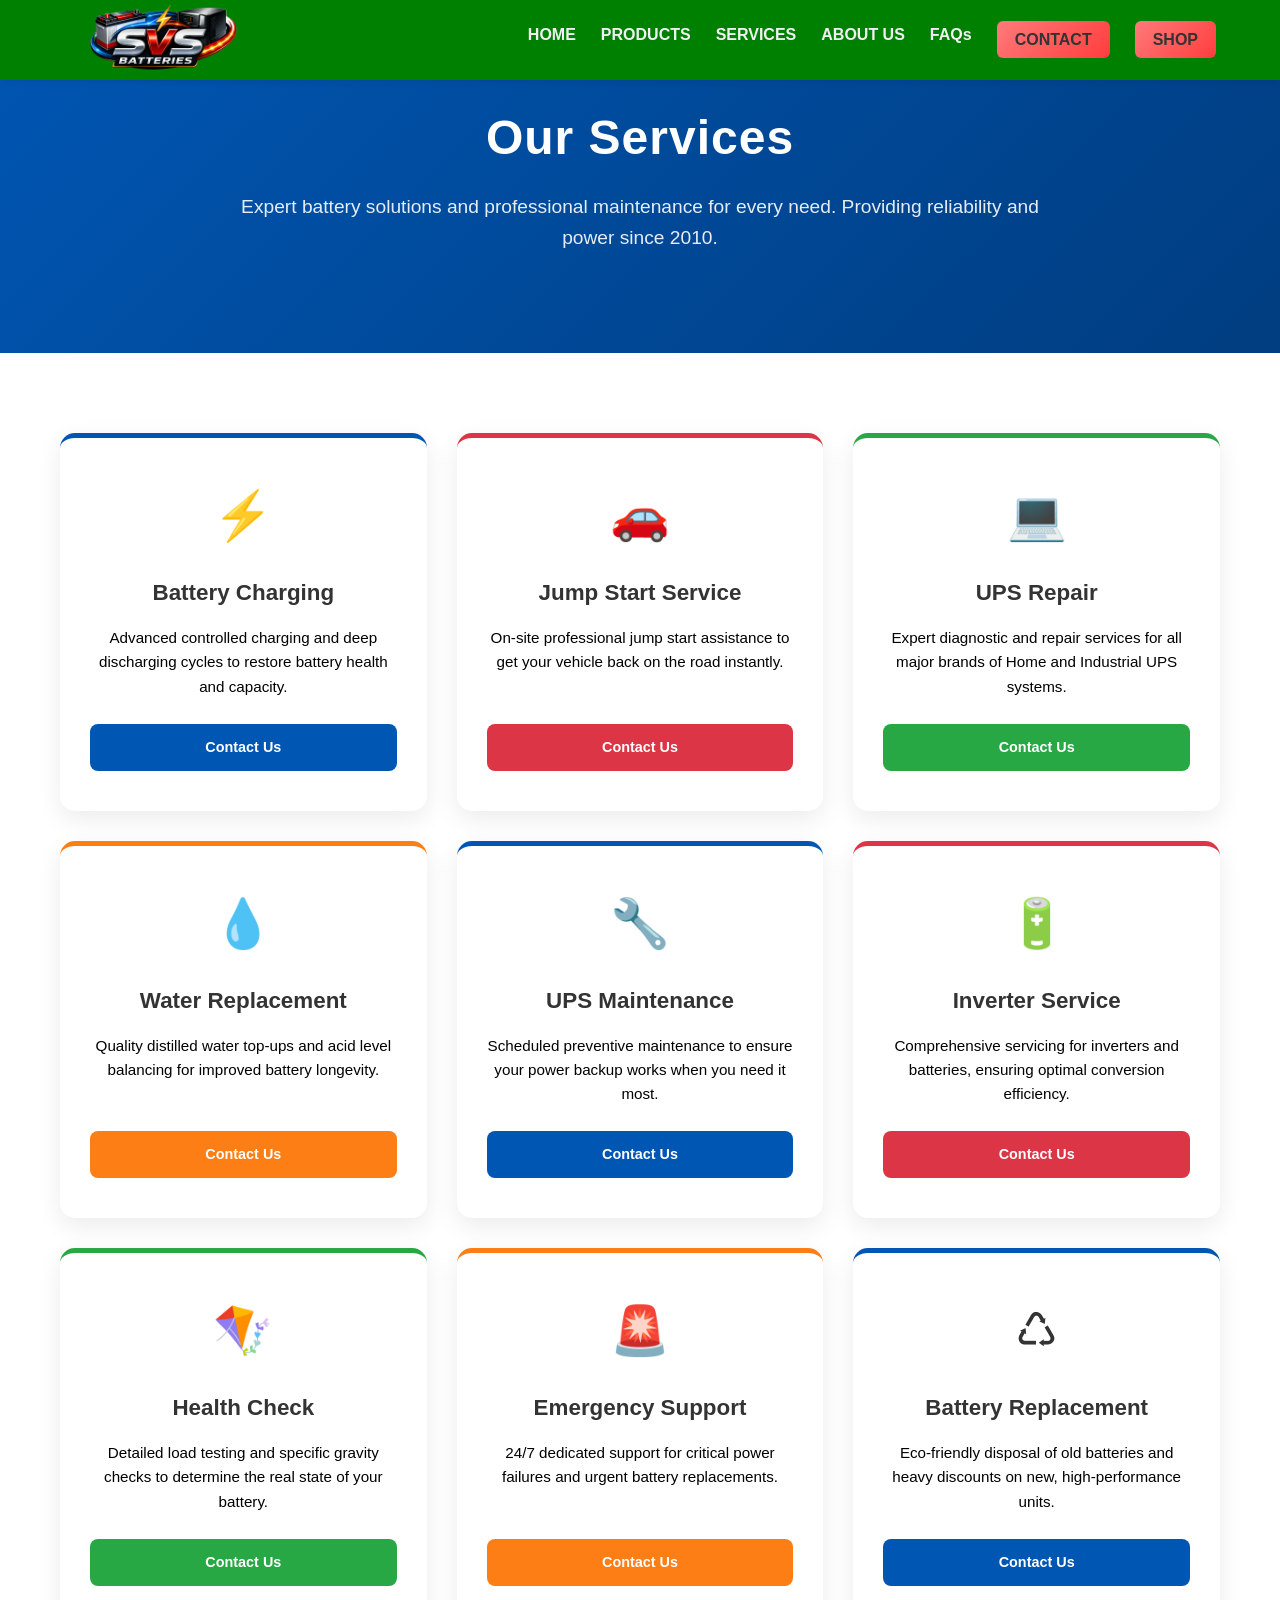
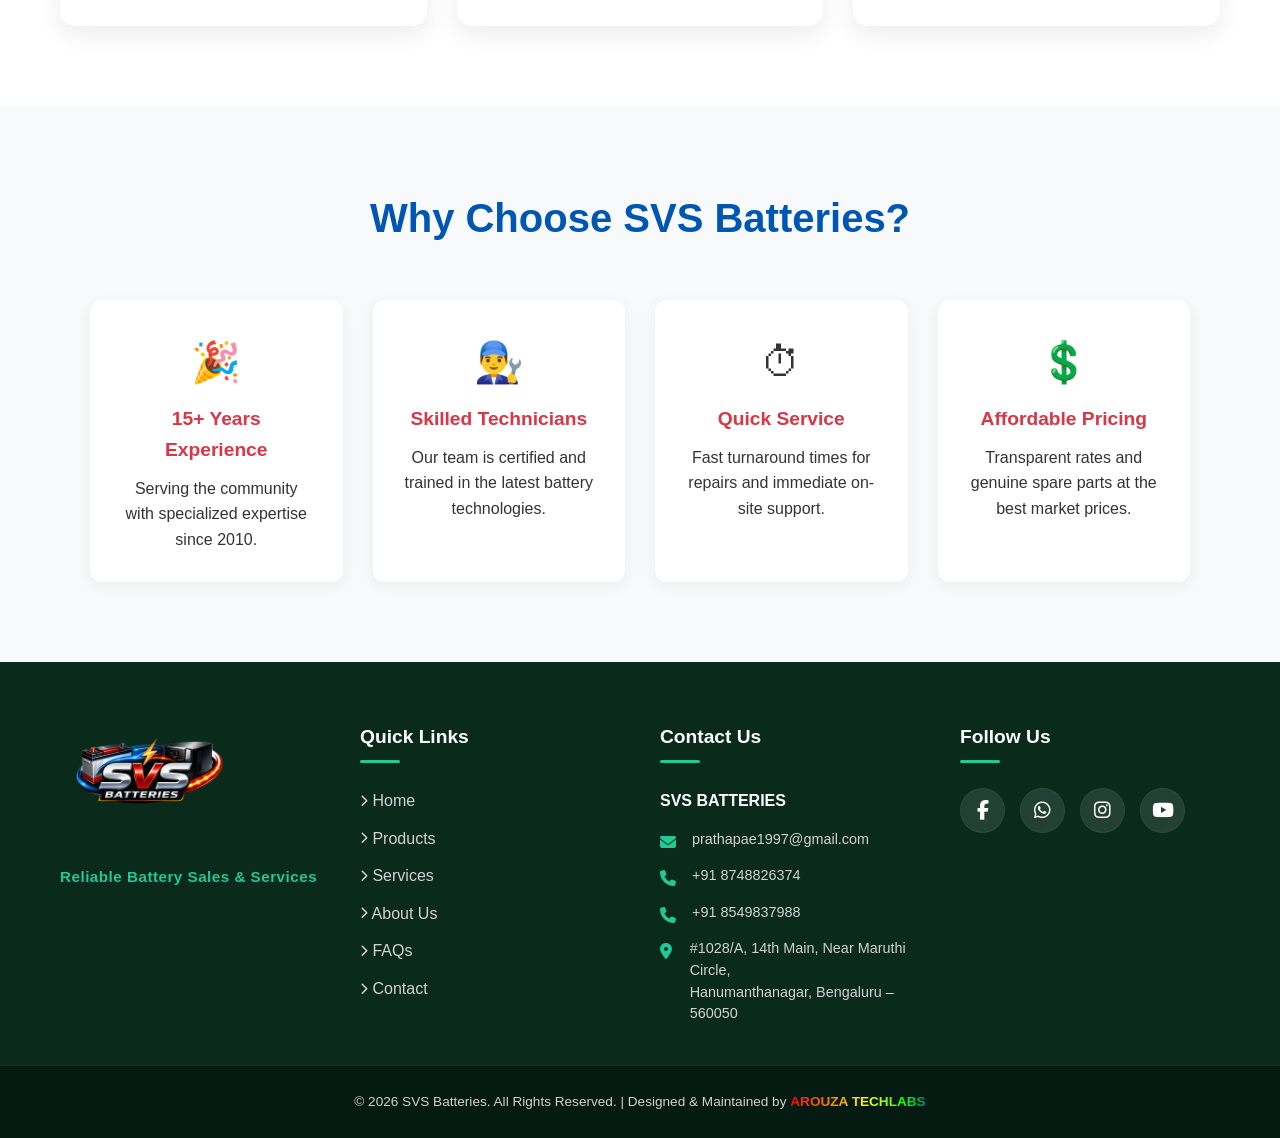
<file: service.html>
<!DOCTYPE html>
<html lang="en">
  <head>
    <meta charset="UTF-8" />
    <meta name="viewport" content="width=device-width, initial-scale=1.0" />
    <title>Services | SVS Batteries</title>
    <link rel="stylesheet" href="./service.css" />
    <link
      href="https://fonts.googleapis.com/css2?family=Inter:wght@300;400;600;700;800;900&display=swap"
      rel="stylesheet"
    />
    <link
      rel="stylesheet"
      href="https://cdnjs.cloudflare.com/ajax/libs/font-awesome/6.5.1/css/all.min.css"
      integrity="sha512-DTOQO9RWCH3ppGqcWaEA1BIZOC6xxalwEsw9c2QQeAIftl+Vegovlnee1c9QX4TctnWMn13TZye+giMm8e2LwA=="
      crossorigin="anonymous"
      referrerpolicy="no-referrer"
    />
  </head>
  <body>
    <header class="header">
      <a href="./index.html" class="logo-link">
        <div class="logo-img"><img src="./assets/LOGO.png" alt="" /></div>
      </a>

      <!-- Desktop Navigation -->
      <nav class="nav-links-desktop" aria-label="Main Navigation Desktop">
        <ul class="nav-list-desktop">
          <li class="nav-item-desktop">
            <a href="./index.html" class="nav-link-desktop">HOME</a>
            <!-- <ul class="dropdown-desktop">
              <li><a href="./index.html">HOME1</a></li>
            </ul> -->
          </li>
          <li class="nav-item-desktop">
            <a href="./product.html" class="nav-link-desktop">PRODUCTS</a>
          </li>
          <li class="nav-item-desktop">
            <a href="./service.html" class="nav-link-desktop">SERVICES</a>
          </li>

          <li class="nav-item-desktop">
            <a href="./about.html" class="nav-link-desktop">ABOUT US</a>
          </li>
          <li class="nav-item-desktop">
            <a href="./faq.html" class="nav-link-desktop">FAQs</a>
          </li>
          <li class="nav-item-desktop shop-btn-desktop">
            <a href="./contact2.html" class="shop-btn-link">CONTACT</a>
          </li>
          <li class="nav-item-desktop shop-btn-desktop">
            <a href="./shop.html" class="shop-btn-link">SHOP</a>
          </li>
        </ul>
      </nav>

      <!-- Mobile Menu Toggle Button -->
      <button
        class="menu-toggle"
        aria-controls="mobile-menu"
        aria-expanded="false"
        aria-label="Toggle Navigation"
      >
        <span class="menu-toggle-line"></span>
        <span class="menu-toggle-line"></span>
        <span class="menu-toggle-line"></span>
      </button>
    </header>
    <!-- Mobile Slide-in Navigation -->
    <nav id="mobile-menu" class="nav-mobile" aria-label="Mobile Navigation">
      <ul class="nav-list-mobile">
        <li class="nav-item-mobile">
          <a
            class="nav-link-mobile dropdown-toggle"
            data-dropdown="home-dropdown"
            role="button"
            aria-expanded="false"
            aria-controls="home-dropdown"
            href="./index.html"
          >
            HOME
            <!-- <span class="dropdown-arrow"></span> -->
          </a>
          <!-- <ul id="home-dropdown" class="dropdown-mobile">
            <li><a href="./index.html">HOME1</a></li>
          </ul> -->
        </li>

        <li class="nav-item-mobile">
          <a href="./product.html" class="nav-link-mobile">PRODUCTS</a>
        </li>

        <li class="nav-item-mobile">
          <a href="./service.html" class="nav-link-mobile">SERVICES</a>
        </li>

        <li class="nav-item-mobile">
          <a href="./about.html" class="nav-link-mobile">ABOUT US</a>
        </li>

        <li class="nav-item-mobile">
          <a href="./faq.html" class="nav-link-mobile">FAQs</a>
        </li>
        <li class="nav-item-mobile">
          <a href="./contact2.html" class="shop-btn-mobile">CONTACT</a>
        </li>
        <li class="nav-item-mobile">
          <a href="./shop.html" class="shop-btn-mobile">SHOP</a>
        </li>
      </ul>
    </nav>
    <!-- Overlay for closing the mobile menu -->
    <div class="overlay"></div>
    <!-- Intro / Hero Section -->
    <header class="hero">
      <h1>Our Services</h1>
      <p>
        Expert battery solutions and professional maintenance for every need.
        Providing reliability and power since 2010.
      </p>
    </header>

    <!-- Services Grid Section -->
    <section class="services-section">
      <div class="services-grid">
        <!-- Service 1 -->
        <div class="service-card">
          <div>
            <span class="service-icon">&#9889;</span>
            <h3>Battery Charging</h3>
            <p>
              Advanced controlled charging and deep discharging cycles to
              restore battery health and capacity.
            </p>
          </div>
          <a href="https://wa.me/918748826374" class="service-btn"
            >Contact Us</a
          >
        </div>
        <!-- Service 2 -->
        <div class="service-card">
          <div>
            <span class="service-icon">&#128663;</span>
            <h3>Jump Start Service</h3>
            <p>
              On-site professional jump start assistance to get your vehicle
              back on the road instantly.
            </p>
          </div>
          <a href="https://wa.me/918748826374" class="service-btn"
            >Contact Us</a
          >
        </div>
        <!-- Service 3 -->
        <div class="service-card">
          <div>
            <span class="service-icon">&#128187;</span>
            <h3>UPS Repair</h3>
            <p>
              Expert diagnostic and repair services for all major brands of Home
              and Industrial UPS systems.
            </p>
          </div>
          <a href="https://wa.me/918748826374" class="service-btn"
            >Contact Us</a
          >
        </div>
        <!-- Service 4 -->
        <div class="service-card">
          <div>
            <span class="service-icon">&#128167;</span>
            <h3>Water Replacement</h3>
            <p>
              Quality distilled water top-ups and acid level balancing for
              improved battery longevity.
            </p>
          </div>
          <a href="https://wa.me/918748826374" class="service-btn"
            >Contact Us</a
          >
        </div>
        <!-- Service 5 -->
        <div class="service-card">
          <div>
            <span class="service-icon">&#128295;</span>
            <h3>UPS Maintenance</h3>
            <p>
              Scheduled preventive maintenance to ensure your power backup works
              when you need it most.
            </p>
          </div>
          <a href="https://wa.me/918748826374" class="service-btn"
            >Contact Us</a
          >
        </div>
        <!-- Service 6 -->
        <div class="service-card">
          <div>
            <span class="service-icon">&#128267;</span>
            <h3>Inverter Service</h3>
            <p>
              Comprehensive servicing for inverters and batteries, ensuring
              optimal conversion efficiency.
            </p>
          </div>
          <a href="https://wa.me/918748826374" class="service-btn"
            >Contact Us</a
          >
        </div>
        <!-- Service 7 -->
        <div class="service-card">
          <div>
            <span class="service-icon">&#129665;</span>
            <h3>Health Check</h3>
            <p>
              Detailed load testing and specific gravity checks to determine the
              real state of your battery.
            </p>
          </div>
          <a href="https://wa.me/918748826374" class="service-btn"
            >Contact Us</a
          >
        </div>
        <!-- Service 8 -->
        <div class="service-card">
          <div>
            <span class="service-icon">&#128680;</span>
            <h3>Emergency Support</h3>
            <p>
              24/7 dedicated support for critical power failures and urgent
              battery replacements.
            </p>
          </div>
          <a href="https://wa.me/918748826374" class="service-btn"
            >Contact Us</a
          >
        </div>
        <!-- Service 9 -->
        <div class="service-card">
          <div>
            <span class="service-icon">&#9850;</span>
            <h3>Battery Replacement</h3>
            <p>
              Eco-friendly disposal of old batteries and heavy discounts on new,
              high-performance units.
            </p>
          </div>
          <a href="https://wa.me/918748826374" class="service-btn"
            >Contact Us</a
          >
        </div>
      </div>
    </section>

    <!-- Why Choose Us Section -->
    <section class="why-us">
      <h2 class="section-title">Why Choose SVS Batteries?</h2>
      <div class="why-us-container">
        <div class="why-item">
          <span>&#127881;</span>
          <h4>15+ Years Experience</h4>
          <p>Serving the community with specialized expertise since 2010.</p>
        </div>
        <div class="why-item">
          <span>&#128104;&#8205;&#128295;</span>
          <h4>Skilled Technicians</h4>
          <p>
            Our team is certified and trained in the latest battery
            technologies.
          </p>
        </div>
        <div class="why-item">
          <span>&#9201;</span>
          <h4>Quick Service</h4>
          <p>
            Fast turnaround times for repairs and immediate on-site support.
          </p>
        </div>
        <div class="why-item">
          <span>&#128178;</span>
          <h4>Affordable Pricing</h4>
          <p>
            Transparent rates and genuine spare parts at the best market prices.
          </p>
        </div>
      </div>
    </section>
    <footer class="main-footer" id="footer">
      <div class="container">
        <div class="footer-grid">
          <!-- 1. Logo & Tagline -->
          <div class="footer-logo-section">
            <!-- Placeholder for logo -->
            <img
              src="./assets/LOGO.png"
              alt="SVS Batteries Logo"
              onerror="this.src='https://placehold.co/200x80/198754/FFFFFF?text=SVS+BATTERIES'"
            />
            <p class="tagline">Reliable Battery Sales & Services</p>
          </div>

          <!-- 2. Quick Links -->
          <div class="footer-links-section">
            <h3 class="footer-heading">Quick Links</h3>
            <ul class="footer-links">
              <li>
                <a href="./index.html"
                  ><i class="fas fa-chevron-right fa-xs mr-2"></i> Home</a
                >
              </li>
              <li>
                <a href="./product.html"
                  ><i class="fas fa-chevron-right fa-xs mr-2"></i> Products</a
                >
              </li>
              <li>
                <a href="./service.html"
                  ><i class="fas fa-chevron-right fa-xs mr-2"></i> Services</a
                >
              </li>
              <li>
                <a href="./about.html"
                  ><i class="fas fa-chevron-right fa-xs mr-2"></i> About Us</a
                >
              </li>
              <li>
                <a href="./faq.html"
                  ><i class="fas fa-chevron-right fa-xs mr-2"></i> FAQs</a
                >
              </li>
              <li>
                <a href="./contact2.html"
                  ><i class="fas fa-chevron-right fa-xs mr-2"></i> Contact</a
                >
              </li>
            </ul>
          </div>

          <!-- 3. Contact & Address -->
          <div class="footer-contact-section">
            <h3 class="footer-heading">Contact Us</h3>
            <div class="contact-info">
              <div
                class="contact-item"
                style="font-weight: bold; color: var(--text-light)"
              >
                SVS BATTERIES
              </div>
              <a href="mailto:prathapae1997@gmail.com" class="contact-item">
                <i class="fas fa-envelope"></i>
                <span class="address-text">prathapae1997@gmail.com</span>
              </a>
              <a href="tel:+918748826374" class="contact-item">
                <i class="fas fa-phone"></i>
                <span class="address-text">+91 8748826374</span>
              </a>
              <a href="tel:+918549837988" class="contact-item">
                <i class="fas fa-phone"></i>
                <span class="address-text">+91 8549837988</span>
              </a>
              <div class="contact-item">
                <i class="fas fa-location-dot"></i>
                <span class="address-text">
                  #1028/A, 14th Main, Near Maruthi Circle,<br />
                  Hanumanthanagar, Bengaluru – 560050
                </span>
              </div>
            </div>
          </div>

          <!-- 4. Social Media -->
          <div class="footer-social-section">
            <h3 class="footer-heading">Follow Us</h3>
            <div class="social-icons">
              <a
                href="https://www.facebook.com/share/1B6p9JFNrp/?mibextid=wwXIfr"
                class="social-btn"
                aria-label="Facebook"
              >
                <i class="fab fa-facebook-f"></i>
              </a>
              <a
                href="https://wa.me/918748826374"
                class="social-btn"
                aria-label="WhatsApp"
              >
                <i class="fab fa-whatsapp"></i>
              </a>
              <a
                href="https://www.instagram.com/svs_batteries/?igsh=MXY3cjUwNjYxNDdqNg%3D%3D&utm_source=qr#"
                class="social-btn"
                aria-label="Instagram"
              >
                <i class="fab fa-instagram"></i>
              </a>
              <a
                href="https://www.youtube.com/@svsbatteries"
                class="social-btn"
                aria-label="YouTube"
              >
                <i class="fab fa-youtube"></i>
              </a>
            </div>
          </div>
        </div>
      </div>

      <!-- Bottom Footer Bar -->
      <div class="footer-bottom">
        <div class="container">
          <p class="copyright-text">
            &copy; <span id="year"></span> SVS Batteries. All Rights Reserved. |
            Designed & Maintained by
            <a
              href="https://www.arouza.com"
              target="_blank"
              class="maintainer-link"
              >AROUZA TECHLABS</a
            >
          </p>
        </div>
      </div>
    </footer>
    <script src="./nav2.js"></script>
    <script src="./footer2.js"></script>
    <script>
      // Scroll-based fade-in animation
      const revealCards = () => {
        const cards = document.querySelectorAll(".service-card");
        const windowHeight = window.innerHeight;
        const revealPoint = 150;

        cards.forEach((card) => {
          const cardTop = card.getBoundingClientRect().top;
          if (cardTop < windowHeight - revealPoint) {
            card.classList.add("reveal");
          }
        });
      };

      // Initialize animation on load and scroll
      window.addEventListener("scroll", revealCards);
      window.addEventListener("load", revealCards);
    </script>
  </body>
</html>
</file>
<file: home.css>
:root {
  --primary-blue: #0056b3;
  --accent-red: #dc3545;
  --success-green: #28a745;
  --warning-orange: #fd7e14;
  --white: #ffffff;
  --dark: #1a1a1a;
  --light-grey: #f4f7f9;
  --text-main: #333;
  --text-muted: #666;
  --transition: all 0.3s ease;
}

* {
  margin: 0;
  padding: 0;
  box-sizing: border-box;
  font-family: "Segoe UI", Roboto, Helvetica, Arial, sans-serif;
}

body {
  background-color: var(--white);
  color: var(--text-main);
  overflow-x: hidden;
}

/* 1. Professional Page Loader */
#loader {
  position: fixed;
  top: 0;
  left: 0;
  width: 100%;
  height: 100%;
  background: var(--white);
  display: flex;
  flex-direction: column;
  justify-content: center;
  align-items: center;
  z-index: 9999;
  /* Faster transition for disappearing */
  transition: opacity 0.4s ease, visibility 0.4s ease;
}

.loader-text {
  font-size: 1.5rem;
  font-weight: 800;
  letter-spacing: 4px;
  margin-bottom: 20px;
  background: linear-gradient(
    to right,
    var(--accent-red),
    var(--primary-blue),
    var(--success-green)
  );
  -webkit-background-clip: text;
  -webkit-text-fill-color: transparent;
  animation: pulse 1s infinite;
}

.loader-line {
  width: 200px;
  height: 4px;
  background: #eee;
  border-radius: 2px;
  overflow: hidden;
  position: relative;
}

.loader-line::after {
  content: "";
  position: absolute;
  left: -100%;
  width: 100%;
  height: 100%;
  background: var(--primary-blue);
  animation: slide 1s infinite;
}

@keyframes pulse {
  0%,
  100% {
    opacity: 1;
  }
  50% {
    opacity: 0.7;
  }
}

@keyframes slide {
  0% {
    left: -100%;
  }
  100% {
    left: 100%;
  }
}

/* --- 1. Variables and Global Styles --- */
:root {
  --primary-bg: #111122; /* Very Deep Indigo */
  --secondary-bg: #070710; /* Near Black */
  --accent-color: #8a2be2; /* Blue Violet */
  --accent-glow: #8a2be280; /* Semi-transparent glow */
  --accent-light: #a290e7; /* Lighter Violet */
  --text-color: #f0f0f5; /* Off-white */
  --clr-hamburger-dark-blue: #eaeaea; /* or any visible color */
  --clr-mobile-dark-text: #000000;
  --soft-shadow: 0 10px 40px rgba(0, 0, 0, 0.8);
  --glass-bg: rgba(138, 43, 226, 0.15); /* Stronger Glass */
  --product-cta-color: #4caf50; /* Distinct Green for Products CTA */
  --font-family: "Inter", sans-serif;
  --transition-speed: 0.4s;
}

/* --- 1. Variables and Global Styles --- */

/* ... (Existing styles above body) ... */

a {
  text-decoration: none;
  color: var(--text-color);
}
/* ---------------- HEADER (Animated Gradient) ---------------- */
.header {
  position: fixed;
  top: 0;
  left: 0;
  width: 100%;
  height: 80px;

  /* Header Gradient */
  /* background: linear-gradient(
    135deg,
    var(--accent-color),
    var(--accent-light),
    var(--text-color),
    var(--accent-color)
  ); */
  background-color: green;
  background-size: 300% 300%;
  animation: headerGradient 12s ease infinite;

  box-shadow: 0 4px 6px -1px rgba(0, 0, 0, 0.05),
    0 2px 4px -2px rgba(0, 0, 0, 0.05);
  display: flex;
  align-items: center;
  padding: 0 5%;
  z-index: 1000;
}

@keyframes headerGradient {
  0% {
    background-position: 0% 50%;
  }
  50% {
    background-position: 100% 50%;
  }
  100% {
    background-position: 0% 50%;
  }
}

/* Logo Container */
.logo-link {
  display: flex;
  align-items: center;
  text-decoration: none;
  gap: 10px;
  z-index: 1001;
}

.logo-img {
  width: 200px;
  height: 120px;
  margin-top: 15px;
  display: flex;
  align-items: center;
  justify-content: center;
  overflow: hidden;
  border-radius: 8px;
}

.logo-img img {
  width: 100%;
  height: 100%;
  object-fit: contain;
}

/* ---------------- DESKTOP NAVIGATION ---------------- */
.nav-links-desktop {
  display: none;
  margin-left: auto;
}

.nav-list-desktop {
  list-style: none;
  display: flex;
  gap: 25px;
}

.nav-item-desktop {
  position: relative;
}

/* Base Link Color: Black */
.nav-link-desktop {
  display: flex;
  align-items: center;
  line-height: 1;
  color: var(--text-color);
  font-weight: 900;
}

/* Dropdown caret */
.nav-item-desktop[aria-haspopup="true"] > .nav-link-desktop {
  display: flex;
  align-items: center;
  gap: 5px;
}

.nav-item-desktop[aria-haspopup="true"] > .nav-link-desktop::after {
  content: "\25BE";
  font-size: 0.8rem;
  line-height: 1;
  color: var(--accent-light);
  transition: transform var(--transition-speed) ease,
    color var(--transition-speed) ease;
  transform: translateY(1px);
}

/* Hover glow */
.nav-item-desktop:hover > .nav-link-desktop {
  color: var(--primary-blue); /* Hover Text: White */
  transform: none !important;
  text-shadow: 0 0 8px var(--accent-color);
}

/* FIXED — No vertical movement */
.nav-item-desktop:hover > .nav-link-desktop {
  color: var(--text-color); /* Hover Text: White */
  text-shadow: 0 0 8px var(--accent-color);
  transform: none;
}

.nav-item-desktop:hover > .nav-link-desktop::after {
  color: var(--text-color); /* Hover Caret: White */
  transform: rotate(180deg) translateY(1px);
}

/* Desktop Dropdown */
.dropdown-desktop {
  position: absolute;
  top: 100%;
  left: 50%;
  transform: translateX(-50%) translateY(10px);
  background: var(--glass-bg);
  backdrop-filter: blur(8px);
  border-radius: 8px;
  overflow: hidden;
  min-width: 180px;

  opacity: 0;
  visibility: hidden;
  pointer-events: none;

  transition: opacity var(--transition-speed) ease,
    transform var(--transition-speed) ease;
}

.nav-item-desktop:hover > .dropdown-desktop {
  opacity: 1;
  visibility: visible;
  pointer-events: auto;
  transform: translateX(-50%) translateY(0);
}

.dropdown-desktop a {
  padding: 12px 20px;
  display: block;
  color: var(--clr-dark-text); /* Base color: Black */
  transition: background var(--transition-speed) ease,
    color var(--transition-speed) ease;
}

/* Gradient hover (Violet-themed) */
.dropdown-desktop a:hover {
  background: linear-gradient(135deg, var(--accent-color), var(--accent-light));
  color: var(--text-color); /* Hover Text: White */
}
/* Desktop SHOP Button */
.shop-btn-desktop .shop-btn-link {
  padding: 10px 18px;
  font-weight: 700;
  color: var(--clr-dark-text);
  border-radius: 6px;
  background: linear-gradient(135deg, #ff7a7a, #ff3d3d, #ff9a3c);
  background-size: 200% 200%;
  animation: shopBtnGradient 6s ease infinite;
  transition: transform 0.25s ease, box-shadow 0.25s ease;
}

/* Hover effect */
.shop-btn-desktop .shop-btn-link:hover {
  transform: scale(1.05);
  box-shadow: var(--soft-shadow);
}

/* Button gradient animation */
@keyframes shopBtnGradient {
  0% {
    background-position: 0% 50%;
  }
  50% {
    background-position: 100% 50%;
  }
  100% {
    background-position: 0% 50%;
  }
}

/* ---------------- MOBILE NAV / HAMBURGER ---------------- */
.menu-toggle {
  display: none;
  width: 32px;
  height: 32px;
  position: relative;
  margin-left: auto;
  cursor: pointer;
  z-index: 1010;
  border: none;
  background: none;
  outline: none;
}

.menu-toggle-line {
  position: absolute;
  left: 0;
  width: 100%;
  height: 4px;
  /* ❗ HAMBURGER LINE COLOR CHANGE */
  background: var(--clr-hamburger-dark-blue);
  border-radius: 2px;
  transition: transform 0.35s ease, opacity 0.35s ease, top 0.35s ease;
}

.menu-toggle-line:nth-child(1) {
  top: 6px;
}
.menu-toggle-line:nth-child(2) {
  top: 14px;
}
.menu-toggle-line:nth-child(3) {
  top: 22px;
}

.menu-toggle.open .menu-toggle-line:nth-child(1) {
  transform: rotate(45deg);
  top: 14px;
}
.menu-toggle.open .menu-toggle-line:nth-child(2) {
  opacity: 0;
}
.menu-toggle.open .menu-toggle-line:nth-child(3) {
  transform: rotate(-45deg);
  top: 14px;
}

/* ---------------- MOBILE MENU ---------------- */
.nav-mobile {
  position: fixed;
  top: 0;
  left: 0;
  width: 100%;
  height: 100%;

  /* ❗ MOBILE MENU BACKGROUND CHANGE: Solid White */
  background: #ffffff;
  background-size: 300% 300%;
  /* Removed gradient animation as it is now solid color */

  padding-top: 120px;
  transform: translateY(-100%);
  transition: transform 0.45s cubic-bezier(0.7, 0, 0.3, 1);
  z-index: 999;
  overflow-y: auto;
}

/* Removed @keyframes mobileGradient as it's no longer needed for a solid background */

.nav-mobile.open {
  transform: translateY(0);
}

.nav-list-mobile {
  list-style: none;
  padding: 0 20px;
}

.nav-item-mobile {
  /* Kept subtle violet border, but might need adjustment if it clashes with white */
  border-bottom: 1px solid rgba(138, 43, 226, 0.4);
}

/* Base Mobile Link Color: Dark Gray */
.nav-link-mobile {
  display: block;
  padding: 15px 0;
  font-size: 1.1rem;
  font-weight: 600;
  color: var(--clr-mobile-dark-text); /* Base color: Dark Gray */
  cursor: pointer;
  transition: color var(--transition-speed) ease;
}

.nav-link-mobile:hover {
  color: var(--accent-color); /* Hover Text: Violet Accent */
  text-shadow: 0 0 10px rgba(138, 43, 226, 0.5); /* Adjusted shadow for light background */
}

/* Mobile dropdown arrow */
.dropdown-arrow {
  display: inline-block;
  margin-left: 8px;
  border: solid var(--clr-mobile-dark-text); /* Dark arrow for white menu */
  border-width: 0 2px 2px 0;
  padding: 4px;
  transform: rotate(45deg);
  transition: transform var(--transition-speed) ease;
}

.dropdown-toggle.active .dropdown-arrow {
  transform: rotate(135deg);
}

.dropdown-mobile {
  max-height: 0;
  overflow: hidden;
  transition: max-height 0.4s ease-out, padding 0.4s ease-out;
  padding-left: 0;
}

.dropdown-mobile.open {
  max-height: 200px;
  padding-bottom: 10px;
}

.dropdown-mobile a {
  display: block;
  padding: 10px 20px;
  font-size: 1rem;
  color: var(--clr-mobile-dark-text); /* Base color: Dark Gray */
  transition: color var(--transition-speed) ease,
    background var(--transition-speed) ease;
  border-radius: 4px;
  margin-top: 5px;
}

.dropdown-mobile a:hover {
  color: var(--accent-color); /* Hover Text: Violet Accent */
  /* Using a subtle dark background hover for white menu */
  background-color: rgba(0, 0, 0, 0.05);
}
/* Mobile SHOP Button */
.shop-btn-mobile {
  display: block;
  padding: 15px 0;
  font-size: 1.15rem;
  font-weight: 700;
  color: var(--clr-dark-text) !important; /* Base color: Black */

  background: linear-gradient(135deg, #ff7a7a, #ff3d3d, #ff9a3c);
  background-size: 200% 200%;
  animation: shopBtnGradient 6s ease infinite;

  text-align: center;
  border-radius: 6px;
  margin: 10px 0;
}

.shop-btn-mobile:hover {
  box-shadow: var(--soft-shadow);
  transform: scale(1.05);
}

/* Overlay for Mobile */
.overlay.open {
  opacity: 1;
  visibility: visible;
  backdrop-filter: blur(4px);
}

/* Media Queries */
@media (max-width: 900px) {
  .nav-links-desktop {
    display: none;
  }
  .menu-toggle {
    display: flex;
  }
}

@media (min-width: 901px) {
  .nav-links-desktop {
    display: block;
  }
  .menu-toggle {
    display: none;
  }
  .nav-mobile {
    display: none;
  }
}
/* 2. Hero Section */
.hero {
  position: relative;
  height: 100vh;
  width: 100%;
  display: flex;
  align-items: center;
  justify-content: center;
  text-align: center;
  color: var(--white);
  overflow: hidden;
}

.hero-video {
  position: absolute;
  top: 50%;
  left: 50%;
  min-width: 100%;
  min-height: 100%;
  width: auto;
  height: auto;
  transform: translate(-50%, -50%);
  z-index: -1;
  object-fit: cover;
}

.hero-overlay {
  position: absolute;
  top: 0;
  left: 0;
  width: 100%;
  height: 100%;
  background: rgba(0, 0, 0, 0.5);
  z-index: 0;
}

.hero-content {
  position: relative;
  z-index: 1;
  padding: 0 20px;
}

.hero-content h1 {
  font-size: 4rem;
  font-weight: 900;
  margin-bottom: 10px;
  text-shadow: 2px 2px 10px rgba(0, 0, 0, 0.5);
}

.hero-content p {
  font-size: 1.5rem;
  margin-bottom: 30px;
  font-weight: 300;
}

.btn-primary {
  display: inline-block;
  padding: 15px 40px;
  background: var(--accent-red);
  color: var(--white);
  text-decoration: none;
  font-weight: 700;
  border-radius: 50px;
  text-transform: uppercase;
  letter-spacing: 1px;
  transition: var(--transition);
  border: none;
  cursor: pointer;
}

.btn-primary:hover {
  background: var(--primary-blue);
  transform: translateY(-3px);
  box-shadow: 0 10px 20px rgba(0, 0, 0, 0.3);
}

/* Section Global */
section {
  padding: 80px 20px;
  max-width: 1200px;
  margin: 0 auto;
}

.section-title {
  text-align: center;
  font-size: 2.5rem;
  margin-bottom: 50px;
  color: var(--primary-blue);
  position: relative;
}

.section-title::after {
  content: "";
  display: block;
  width: 60px;
  height: 4px;
  background: var(--accent-red);
  margin: 15px auto 0;
}

/* 3. Products Section */
.products-grid {
  display: grid;
  grid-template-columns: repeat(3, 1fr);
  gap: 30px;
}

.product-card {
  background: var(--white);
  border-radius: 15px;
  overflow: hidden;
  box-shadow: 0 10px 25px rgba(0, 0, 0, 0.05);
  transition: var(--transition);
  text-align: center;
  border: 1px solid #eee;
  display: flex;
  flex-direction: column;
}

.product-card:hover {
  transform: translateY(-10px);
  box-shadow: 0 15px 35px rgba(0, 0, 0, 0.1);
}

.product-card img {
  width: 100%;
  height: 200px;
  object-fit: cover;
  border-bottom: 1px solid #eee;
}

.product-card h3 {
  margin: 20px 0 10px;
  color: var(--primary-blue);
}

.product-card p {
  padding: 0 20px 20px;
  color: black;
  font-size: 0.95rem;
  flex-grow: 1;
}

.btn-link {
  display: inline-block;
  padding: 10px 20px;
  color: var(--primary-blue);
  text-decoration: none;
  font-weight: 600;
  border: 2px solid var(--primary-blue);
  border-radius: 5px;
  margin-bottom: 25px;
  align-self: center;
  transition: var(--transition);
}

.btn-link:hover {
  background: var(--primary-blue);
  color: white;
}

/* 4. Services Section */
.services-grid {
  display: grid;
  grid-template-columns: repeat(auto-fit, minmax(280px, 1fr));
  gap: 20px;
}

.service-card {
  background: var(--light-grey);
  padding: 40px 20px;
  border-radius: 15px;
  text-align: center;
  transition: var(--transition);
  border-bottom: 4px solid transparent;
  display: flex;
  flex-direction: column;
  align-items: center;
}

.service-card:hover {
  background: var(--white);
  box-shadow: 0 10px 25px rgba(0, 0, 0, 0.05);
  border-bottom-color: var(--success-green);
}

.service-icon {
  font-size: 3rem;
  margin-bottom: 15px;
  display: block;
}

.service-card h4 {
  color: var(--text-main);
  font-size: 1.2rem;
  margin-bottom: 15px;
}

/* 5. Brands Section */
.brands-section {
  background: #fff;
  padding-bottom: 80px;
}

.brand-slider {
  overflow: hidden;
  padding: 40px 0;
  position: relative;
  white-space: nowrap;
}

.brand-track {
  display: inline-block;
  animation: scrollBrands 30s linear infinite;
}

.brand-track img {
  height: 60px;
  margin: 0 40px;
  /* filter: grayscale(1); */
  opacity: 0.6;
  transition: var(--transition);
}

.brand-track img:hover {
  filter: grayscale(0);
  opacity: 1;
}

@keyframes scrollBrands {
  0% {
    transform: translateX(0);
  }
  100% {
    transform: translateX(-50%);
  }
}

/* 6. CTA Section */
.cta-section {
  background: linear-gradient(135deg, var(--success-green), #1e7e34);
  color: white;
  text-align: center;
  padding: 80px 20px;
  margin-top: 40px;
  border-radius: 0;
  max-width: 100%;
}

.cta-content h2 {
  font-size: 2.5rem;
  margin-bottom: 20px;
}

.cta-content p {
  font-size: 1.2rem;
  margin-bottom: 30px;
  opacity: 0.9;
}

.btn-white {
  background: white;
  color: var(--success-green);
  padding: 15px 40px;
  border-radius: 50px;
  text-decoration: none;
  font-weight: 700;
  text-transform: uppercase;
  transition: var(--transition);
  display: inline-block;
}

.btn-white:hover {
  background: var(--dark);
  color: white;
  transform: scale(1.05);
}
:root {
  --primary-dark: #0f5132;
  --primary-green: #198754;
  --accent-green: #20c997;
  --light-green: #e9f7ef;
  --text-light: #ffffff;
  --text-muted: #d1d1d1;
  --footer-bg: #0a2b1c;
  --transition: all 0.3s ease;
}

/* * {
  margin: 0;
  padding: 0;
  box-sizing: border-box;
}

body {
  font-family: "Inter", sans-serif;
  line-height: 1.6;
  background-color: #f4f4f4;
} */

/* Footer Container */
.main-footer {
  background-color: var(--footer-bg);
  color: var(--text-light);
  padding: 60px 0 0 0;
  position: relative;
  overflow: hidden;
  opacity: 0; /* For JS fade-in */
  transform: translateY(20px);
  transition: opacity 0.8s ease-out, transform 0.8s ease-out;
}

.main-footer.visible {
  opacity: 1;
  transform: translateY(0);
}

.container {
  max-width: 1200px;
  margin: 0 auto;
  padding: 0 20px;
}

.footer-grid {
  display: grid;
  grid-template-columns: 1fr;
  gap: 40px;
  margin-bottom: 40px;
}

/* Responsive Grid Breakdown */
@media (min-width: 768px) {
  .footer-grid {
    grid-template-columns: repeat(2, 1fr);
  }
}

@media (min-width: 1024px) {
  .footer-grid {
    grid-template-columns: repeat(4, 1fr);
  }
}

/* Logo Section */
.footer-logo-section img {
  max-width: 180px;
  height: auto;
  margin-bottom: 15px;
  /* Makes placeholder/logo white if needed */
}

.tagline {
  font-size: 0.95rem;
  color: var(--accent-green);
  font-weight: 600;
  letter-spacing: 0.5px;
}

/* Common Heading Style */
.footer-heading {
  font-size: 1.2rem;
  font-weight: 700;
  margin-bottom: 25px;
  position: relative;
  padding-bottom: 10px;
}

.footer-heading::after {
  content: "";
  position: absolute;
  left: 0;
  bottom: 0;
  width: 40px;
  height: 3px;
  background: var(--accent-green);
  border-radius: 2px;
}

/* Quick Links */
.footer-links {
  list-style: none;
}

.footer-links li {
  margin-bottom: 12px;
}

.footer-links a {
  color: var(--text-muted);
  text-decoration: none;
  transition: var(--transition);
  display: inline-block;
}

.footer-links a:hover {
  color: var(--accent-green);
  transform: translateX(5px);
}

/* Contact Section */
.contact-info {
  display: flex;
  flex-direction: column;
  gap: 15px;
}

.contact-item {
  display: flex;
  align-items: flex-start;
  gap: 12px;
  color: var(--text-muted);
  text-decoration: none;
  transition: var(--transition);
}

.contact-item i {
  color: var(--accent-green);
  margin-top: 5px;
  width: 20px;
}

.contact-item:hover {
  color: var(--text-light);
}

.address-text {
  font-size: 0.9rem;
  line-height: 1.5;
}

/* Social Media Icons */
.social-icons {
  display: flex;
  gap: 15px;
  flex-wrap: wrap;
}

.social-btn {
  width: 45px;
  height: 45px;
  background: rgba(255, 255, 255, 0.1);
  border-radius: 50%;
  display: flex;
  align-items: center;
  justify-content: center;
  color: white;
  text-decoration: none;
  font-size: 1.2rem;
  transition: var(--transition);
  border: 1px solid rgba(255, 255, 255, 0.05);
}

.social-btn:hover {
  transform: scale(1.15);
  background: var(--primary-green);
  box-shadow: 0 0 15px var(--accent-green);
  color: white;
}

/* Bottom Bar */
.footer-bottom {
  border-top: 1px solid rgba(255, 255, 255, 0.1);
  padding: 25px 0;
  text-align: center;
  background: #051a11;
}

.maintainer-link {
  text-decoration: none;
  font-weight: 700;
  display: inline-block;
  background: linear-gradient(
    to right,
    #ff0000,
    #ff7f00,
    #ffff00,
    #00ff00,
    #0000ff,
    #4b0082,
    #8b00ff,
    #ff0000
  );
  background-size: 200% auto;
  -webkit-background-clip: text;
  -webkit-text-fill-color: transparent;
  animation: rainbow 3s linear infinite;
}

@keyframes rainbow {
  to {
    background-position: 200% center;
  }
}

.copyright-text {
  font-size: 0.85rem;
  color: var(--text-muted);
}

/* Mobile Adjustments */
@media (max-width: 480px) {
  .main-footer {
    padding-top: 40px;
    text-align: center;
  }

  .footer-heading::after {
    left: 50%;
    transform: translateX(-50%);
  }

  .contact-item {
    justify-content: center;
  }

  .social-icons {
    justify-content: center;
  }

  .footer-links a:hover {
    transform: translateY(-3px);
  }
}

/* Responsive Design */
@media (max-width: 992px) {
  .products-grid {
    grid-template-columns: repeat(2, 1fr);
  }
  .hero-content h1 {
    font-size: 3rem;
  }
}

@media (max-width: 768px) {
  .products-grid {
    grid-template-columns: 1fr;
  }
  .hero-content h1 {
    font-size: 2.5rem;
  }
  .hero-content p {
    font-size: 1.1rem;
  }
  .section-title {
    font-size: 2rem;
  }
  .cta-content h2 {
    font-size: 1.8rem;
  }
}

/* Reveal Animation */
.reveal {
  opacity: 0;
  transform: translateY(30px);
  transition: opacity 0.8s ease, transform 0.8s ease;
}

.reveal.active {
  opacity: 1;
  transform: translateY(0);
}
</file>
<file: about.css>
/* Base Styles & Typography */
* {
  margin: 0;
  padding: 0;
  box-sizing: border-box;
  font-family: "Segoe UI", Roboto, Helvetica, Arial, sans-serif;
}

:root {
  --primary-blue: #0056b3;
  --secondary-red: #dc3545;
  --accent-green: #28a745;
  --warning-orange: #fd7e14;
  --light-gray: #f8f9fa;
  --text-dark: #333;
  --white: #ffffff;
}

body {
  line-height: 1.6;
  color: var(--text-dark);
  overflow-x: hidden;
}
/* --- 1. Variables and Global Styles --- */
:root {
  --primary-bg: #111122; /* Very Deep Indigo */
  --secondary-bg: #070710; /* Near Black */
  --accent-color: #8a2be2; /* Blue Violet */
  --accent-glow: #8a2be280; /* Semi-transparent glow */
  --accent-light: #a290e7; /* Lighter Violet */
  --text-color: #f0f0f5; /* Off-white */
  --clr-hamburger-dark-blue: #eaeaea; /* or any visible color */
  --clr-mobile-dark-text: #000000;
  --soft-shadow: 0 10px 40px rgba(0, 0, 0, 0.8);
  --glass-bg: rgba(138, 43, 226, 0.15); /* Stronger Glass */
  --product-cta-color: #4caf50; /* Distinct Green for Products CTA */
  --font-family: "Inter", sans-serif;
  --transition-speed: 0.4s;
}

/* --- 1. Variables and Global Styles --- */

/* ... (Existing styles above body) ... */

a {
  text-decoration: none;
  color: var(--text-color);
}
/* ---------------- HEADER (Animated Gradient) ---------------- */
.header {
  position: fixed;
  top: 0;
  left: 0;
  width: 100%;
  height: 80px;

  /* Header Gradient */
  /* background: linear-gradient(
    135deg,
    var(--accent-color),
    var(--accent-light),
    var(--text-color),
    var(--accent-color)
  ); */
  background-color: green;
  background-size: 300% 300%;
  animation: headerGradient 12s ease infinite;

  box-shadow: 0 4px 6px -1px rgba(0, 0, 0, 0.05),
    0 2px 4px -2px rgba(0, 0, 0, 0.05);
  display: flex;
  align-items: center;
  padding: 0 5%;
  z-index: 1000;
}

@keyframes headerGradient {
  0% {
    background-position: 0% 50%;
  }
  50% {
    background-position: 100% 50%;
  }
  100% {
    background-position: 0% 50%;
  }
}

/* Logo Container */
.logo-link {
  display: flex;
  align-items: center;
  text-decoration: none;
  gap: 10px;
  z-index: 1001;
}

.logo-img {
  width: 200px;
  height: 120px;
  margin-top: 15px;
  display: flex;
  align-items: center;
  justify-content: center;
  overflow: hidden;
  border-radius: 8px;
}

.logo-img img {
  width: 100%;
  height: 100%;
  object-fit: contain;
}

/* ---------------- DESKTOP NAVIGATION ---------------- */
.nav-links-desktop {
  display: none;
  margin-left: auto;
}

.nav-list-desktop {
  list-style: none;
  display: flex;
  gap: 25px;
}

.nav-item-desktop {
  position: relative;
}

/* Base Link Color: Black */
.nav-link-desktop {
  display: flex;
  align-items: center;
  line-height: 1;
  color: var(--text-color);
  font-weight: 900;
}

/* Dropdown caret */
.nav-item-desktop[aria-haspopup="true"] > .nav-link-desktop {
  display: flex;
  align-items: center;
  gap: 5px;
}

.nav-item-desktop[aria-haspopup="true"] > .nav-link-desktop::after {
  content: "\25BE";
  font-size: 0.8rem;
  line-height: 1;
  color: var(--accent-light);
  transition: transform var(--transition-speed) ease,
    color var(--transition-speed) ease;
  transform: translateY(1px);
}

/* Hover glow */
.nav-item-desktop:hover > .nav-link-desktop {
  color: var(--text-color); /* Hover Text: White */
  transform: none !important;
  text-shadow: 0 0 8px var(--accent-color);
}

/* FIXED — No vertical movement */
.nav-item-desktop:hover > .nav-link-desktop {
  color: var(--text-color); /* Hover Text: White */
  text-shadow: 0 0 8px var(--accent-color);
  transform: none;
}

.nav-item-desktop:hover > .nav-link-desktop::after {
  color: var(--text-color); /* Hover Caret: White */
  transform: rotate(180deg) translateY(1px);
}

/* Desktop Dropdown */
.dropdown-desktop {
  position: absolute;
  top: 100%;
  left: 50%;
  transform: translateX(-50%) translateY(10px);
  background: var(--glass-bg);
  backdrop-filter: blur(8px);
  border-radius: 8px;
  overflow: hidden;
  min-width: 180px;

  opacity: 0;
  visibility: hidden;
  pointer-events: none;

  transition: opacity var(--transition-speed) ease,
    transform var(--transition-speed) ease;
}

.nav-item-desktop:hover > .dropdown-desktop {
  opacity: 1;
  visibility: visible;
  pointer-events: auto;
  transform: translateX(-50%) translateY(0);
}

.dropdown-desktop a {
  padding: 12px 20px;
  display: block;
  color: var(--clr-dark-text); /* Base color: Black */
  transition: background var(--transition-speed) ease,
    color var(--transition-speed) ease;
}

/* Gradient hover (Violet-themed) */
.dropdown-desktop a:hover {
  background: linear-gradient(135deg, var(--accent-color), var(--accent-light));
  color: var(--text-color); /* Hover Text: White */
}
/* Desktop SHOP Button */
.shop-btn-desktop .shop-btn-link {
  padding: 10px 18px;
  font-weight: 700;
  color: var(--clr-dark-text);
  border-radius: 6px;
  background: linear-gradient(135deg, #ff7a7a, #ff3d3d, #ff9a3c);
  background-size: 200% 200%;
  animation: shopBtnGradient 6s ease infinite;
  transition: transform 0.25s ease, box-shadow 0.25s ease;
}

/* Hover effect */
.shop-btn-desktop .shop-btn-link:hover {
  transform: scale(1.05);
  box-shadow: var(--soft-shadow);
}

/* Button gradient animation */
@keyframes shopBtnGradient {
  0% {
    background-position: 0% 50%;
  }
  50% {
    background-position: 100% 50%;
  }
  100% {
    background-position: 0% 50%;
  }
}

/* ---------------- MOBILE NAV / HAMBURGER ---------------- */
.menu-toggle {
  display: none;
  width: 32px;
  height: 32px;
  position: relative;
  margin-left: auto;
  cursor: pointer;
  z-index: 1010;
  border: none;
  background: none;
  outline: none;
}

.menu-toggle-line {
  position: absolute;
  left: 0;
  width: 100%;
  height: 4px;
  /* ❗ HAMBURGER LINE COLOR CHANGE */
  background: var(--clr-hamburger-dark-blue);
  border-radius: 2px;
  transition: transform 0.35s ease, opacity 0.35s ease, top 0.35s ease;
}

.menu-toggle-line:nth-child(1) {
  top: 6px;
}
.menu-toggle-line:nth-child(2) {
  top: 14px;
}
.menu-toggle-line:nth-child(3) {
  top: 22px;
}

.menu-toggle.open .menu-toggle-line:nth-child(1) {
  transform: rotate(45deg);
  top: 14px;
}
.menu-toggle.open .menu-toggle-line:nth-child(2) {
  opacity: 0;
}
.menu-toggle.open .menu-toggle-line:nth-child(3) {
  transform: rotate(-45deg);
  top: 14px;
}

/* ---------------- MOBILE MENU ---------------- */
.nav-mobile {
  position: fixed;
  top: 0;
  left: 0;
  width: 100%;
  height: 100%;

  /* ❗ MOBILE MENU BACKGROUND CHANGE: Solid White */
  background: #ffffff;
  background-size: 300% 300%;
  /* Removed gradient animation as it is now solid color */

  padding-top: 120px;
  transform: translateY(-100%);
  transition: transform 0.45s cubic-bezier(0.7, 0, 0.3, 1);
  z-index: 999;
  overflow-y: auto;
}

/* Removed @keyframes mobileGradient as it's no longer needed for a solid background */

.nav-mobile.open {
  transform: translateY(0);
}

.nav-list-mobile {
  list-style: none;
  padding: 0 20px;
}

.nav-item-mobile {
  /* Kept subtle violet border, but might need adjustment if it clashes with white */
  border-bottom: 1px solid rgba(138, 43, 226, 0.4);
}

/* Base Mobile Link Color: Dark Gray */
.nav-link-mobile {
  display: block;
  padding: 15px 0;
  font-size: 1.1rem;
  font-weight: 600;
  color: var(--clr-mobile-dark-text); /* Base color: Dark Gray */
  cursor: pointer;
  transition: color var(--transition-speed) ease;
}

.nav-link-mobile:hover {
  color: var(--accent-color); /* Hover Text: Violet Accent */
  text-shadow: 0 0 10px rgba(138, 43, 226, 0.5); /* Adjusted shadow for light background */
}

/* Mobile dropdown arrow */
.dropdown-arrow {
  display: inline-block;
  margin-left: 8px;
  border: solid var(--clr-mobile-dark-text); /* Dark arrow for white menu */
  border-width: 0 2px 2px 0;
  padding: 4px;
  transform: rotate(45deg);
  transition: transform var(--transition-speed) ease;
}

.dropdown-toggle.active .dropdown-arrow {
  transform: rotate(135deg);
}

.dropdown-mobile {
  max-height: 0;
  overflow: hidden;
  transition: max-height 0.4s ease-out, padding 0.4s ease-out;
  padding-left: 0;
}

.dropdown-mobile.open {
  max-height: 200px;
  padding-bottom: 10px;
}

.dropdown-mobile a {
  display: block;
  padding: 10px 20px;
  font-size: 1rem;
  color: var(--clr-mobile-dark-text); /* Base color: Dark Gray */
  transition: color var(--transition-speed) ease,
    background var(--transition-speed) ease;
  border-radius: 4px;
  margin-top: 5px;
}

.dropdown-mobile a:hover {
  color: var(--accent-color); /* Hover Text: Violet Accent */
  /* Using a subtle dark background hover for white menu */
  background-color: rgba(0, 0, 0, 0.05);
}
/* Mobile SHOP Button */
.shop-btn-mobile {
  display: block;
  padding: 15px 0;
  font-size: 1.15rem;
  font-weight: 700;
  color: var(--clr-dark-text) !important; /* Base color: Black */

  background: linear-gradient(135deg, #ff7a7a, #ff3d3d, #ff9a3c);
  background-size: 200% 200%;
  animation: shopBtnGradient 6s ease infinite;

  text-align: center;
  border-radius: 6px;
  margin: 10px 0;
}

.shop-btn-mobile:hover {
  box-shadow: var(--soft-shadow);
  transform: scale(1.05);
}

/* Overlay for Mobile */
.overlay.open {
  opacity: 1;
  visibility: visible;
  backdrop-filter: blur(4px);
}
:root {
  --primary-dark: #0f5132;
  --primary-green: #198754;
  --accent-green: #20c997;
  --light-green: #e9f7ef;
  --text-light: #ffffff;
  --text-muted: #d1d1d1;
  --footer-bg: #0a2b1c;
  --transition: all 0.3s ease;
}

/* * {
  margin: 0;
  padding: 0;
  box-sizing: border-box;
}

body {
  font-family: "Inter", sans-serif;
  line-height: 1.6;
  background-color: #f4f4f4;
} */

/* Footer Container */
.main-footer {
  background-color: var(--footer-bg);
  color: var(--text-light);
  padding: 60px 0 0 0;
  position: relative;
  overflow: hidden;
  opacity: 0; /* For JS fade-in */
  transform: translateY(20px);
  transition: opacity 0.8s ease-out, transform 0.8s ease-out;
}

.main-footer.visible {
  opacity: 1;
  transform: translateY(0);
}

.container {
  max-width: 1200px;
  margin: 0 auto;
  padding: 0 20px;
}

.footer-grid {
  display: grid;
  grid-template-columns: 1fr;
  gap: 40px;
  margin-bottom: 40px;
}

/* Responsive Grid Breakdown */
@media (min-width: 768px) {
  .footer-grid {
    grid-template-columns: repeat(2, 1fr);
  }
}

@media (min-width: 1024px) {
  .footer-grid {
    grid-template-columns: repeat(4, 1fr);
  }
}

/* Logo Section */
.footer-logo-section img {
  max-width: 180px;
  height: auto;
  margin-bottom: 15px;
  /* Makes placeholder/logo white if needed */
}

.tagline {
  font-size: 0.95rem;
  color: var(--accent-green);
  font-weight: 600;
  letter-spacing: 0.5px;
}

/* Common Heading Style */
.footer-heading {
  font-size: 1.2rem;
  font-weight: 700;
  margin-bottom: 25px;
  position: relative;
  padding-bottom: 10px;
}

.footer-heading::after {
  content: "";
  position: absolute;
  left: 0;
  bottom: 0;
  width: 40px;
  height: 3px;
  background: var(--accent-green);
  border-radius: 2px;
}

/* Quick Links */
.footer-links {
  list-style: none;
}

.footer-links li {
  margin-bottom: 12px;
}

.footer-links a {
  color: var(--text-muted);
  text-decoration: none;
  transition: var(--transition);
  display: inline-block;
}

.footer-links a:hover {
  color: var(--accent-green);
  transform: translateX(5px);
}

/* Contact Section */
.contact-info {
  display: flex;
  flex-direction: column;
  gap: 15px;
}

.contact-item {
  display: flex;
  align-items: flex-start;
  gap: 12px;
  color: var(--text-muted);
  text-decoration: none;
  transition: var(--transition);
}

.contact-item i {
  color: var(--accent-green);
  margin-top: 5px;
  width: 20px;
}

.contact-item:hover {
  color: var(--text-light);
}

.address-text {
  font-size: 0.9rem;
  line-height: 1.5;
}

/* Social Media Icons */
.social-icons {
  display: flex;
  gap: 15px;
  flex-wrap: wrap;
}

.social-btn {
  width: 45px;
  height: 45px;
  background: rgba(255, 255, 255, 0.1);
  border-radius: 50%;
  display: flex;
  align-items: center;
  justify-content: center;
  color: white;
  text-decoration: none;
  font-size: 1.2rem;
  transition: var(--transition);
  border: 1px solid rgba(255, 255, 255, 0.05);
}

.social-btn:hover {
  transform: scale(1.15);
  background: var(--primary-green);
  box-shadow: 0 0 15px var(--accent-green);
  color: white;
}

/* Bottom Bar */
.footer-bottom {
  border-top: 1px solid rgba(255, 255, 255, 0.1);
  padding: 25px 0;
  text-align: center;
  background: #051a11;
}

.maintainer-link {
  text-decoration: none;
  font-weight: 700;
  display: inline-block;
  background: linear-gradient(
    to right,
    #ff0000,
    #ff7f00,
    #ffff00,
    #00ff00,
    #0000ff,
    #4b0082,
    #8b00ff,
    #ff0000
  );
  background-size: 200% auto;
  -webkit-background-clip: text;
  -webkit-text-fill-color: transparent;
  animation: rainbow 3s linear infinite;
}

@keyframes rainbow {
  to {
    background-position: 200% center;
  }
}

.copyright-text {
  font-size: 0.85rem;
  color: var(--text-muted);
}

/* Mobile Adjustments */
@media (max-width: 480px) {
  .main-footer {
    padding-top: 40px;
    text-align: center;
  }

  .footer-heading::after {
    left: 50%;
    transform: translateX(-50%);
  }

  .contact-item {
    justify-content: center;
  }

  .social-icons {
    justify-content: center;
  }

  .footer-links a:hover {
    transform: translateY(-3px);
  }
}

/* Media Queries */
@media (max-width: 900px) {
  .nav-links-desktop {
    display: none;
  }
  .menu-toggle {
    display: flex;
  }
}

@media (min-width: 901px) {
  .nav-links-desktop {
    display: block;
  }
  .menu-toggle {
    display: none;
  }
  .nav-mobile {
    display: none;
  }
}
/* Hero Section */
.hero {
  background: linear-gradient(135deg, var(--primary-blue), #003d80);
  color: var(--white);
  padding: 100px 20px;
  text-align: center;
  margin-top: 50px;
}

.hero h1 {
  font-size: 3rem;
  margin-bottom: 20px;
  animation: fadeInDown 0.8s ease-out;
}

.hero p {
  font-size: 1.2rem;
  max-width: 800px;
  margin: 0 auto;
  opacity: 0.9;
}

/* History Section */
.history {
  padding: 80px 20px;
  max-width: 1000px;
  margin: 0 auto;
}

.section-title {
  text-align: center;
  margin-bottom: 40px;
  position: relative;
  padding-bottom: 10px;
}

.section-title::after {
  content: "";
  position: absolute;
  bottom: 0;
  left: 50%;
  transform: translateX(-50%);
  width: 60px;
  height: 4px;
  background: var(--secondary-red);
}

.history-content {
  background: var(--light-gray);
  padding: 40px;
  border-radius: 12px;
  border-left: 8px solid var(--primary-blue);
  box-shadow: 0 4px 15px rgba(0, 0, 0, 0.05);
}

/* Vision & Mission Section */
.vision-mission {
  background: var(--white);
  padding: 80px 20px;
}

.vm-container {
  display: grid;
  grid-template-columns: 1fr 1fr;
  gap: 30px;
  max-width: 1100px;
  margin: 0 auto;
}

.vm-card {
  padding: 40px;
  border-radius: 15px;
  transition: transform 0.3s ease, box-shadow 0.3s ease;
  color: var(--white);
}

.vm-card:hover {
  transform: translateY(-10px);
  box-shadow: 0 10px 20px rgba(0, 0, 0, 0.15);
}

.vision-card {
  background-color: var(--accent-green);
}
.mission-card {
  background-color: var(--warning-orange);
}

.vm-card h2 {
  margin-bottom: 15px;
  font-size: 2rem;
}

/* Stats Section */
.stats {
  background: var(--primary-blue);
  padding: 60px 20px;
  color: var(--white);
}

.stats-grid {
  display: grid;
  grid-template-columns: repeat(auto-fit, minmax(200px, 1fr));
  gap: 30px;
  max-width: 1200px;
  margin: 0 auto;
  text-align: center;
}

.stat-item h3 {
  font-size: 2.5rem;
  margin-bottom: 5px;
}

.stat-item p {
  font-size: 1.1rem;
  font-weight: 500;
}

/* Founder Section */
.founder {
  padding: 80px 20px;
  background: var(--light-gray);
}

.founder-card {
  max-width: 900px;
  margin: 0 auto;
  display: flex;
  align-items: center;
  gap: 40px;
  background: var(--white);
  padding: 40px;
  border-radius: 20px;
  box-shadow: 0 5px 20px rgba(0, 0, 0, 0.05);
}

.founder-img {
  width: 200px;
  height: 200px;
  border-radius: 50%;
  object-fit: cover;
  border: 5px solid var(--primary-blue);
  flex-shrink: 0;
}

.founder-info h3 {
  color: var(--primary-blue);
  font-size: 1.8rem;
  margin-bottom: 5px;
}

.founder-info .designation {
  color: var(--secondary-red);
  font-weight: bold;
  margin-bottom: 15px;
  display: block;
}

/* Animations */
@keyframes fadeInDown {
  from {
    opacity: 0;
    transform: translateY(-30px);
  }
  to {
    opacity: 1;
    transform: translateY(0);
  }
}

/* Responsive Design */
@media (max-width: 768px) {
  .hero h1 {
    font-size: 2.2rem;
  }
  .vm-container {
    grid-template-columns: 1fr;
  }
  .founder-card {
    flex-direction: column;
    text-align: center;
  }
  .history-content {
    padding: 25px;
  }
  .stats-grid {
    grid-template-columns: 1fr 1fr;
  }
}

@media (max-width: 480px) {
  .stats-grid {
    grid-template-columns: 1fr;
  }
  .hero {
    padding: 60px 20px;
  }
}
</file>
<file: contact.css>
/* CSS Variables for Consistency */
:root {
  --primary-blue: #0056b3;
  --accent-red: #dc3545;
  --success-green: #28a745;
  --bg-light: #f4f7f9;
  --white: #ffffff;
  --text-main: #333333;
  --text-muted: #666666;
  --border-color: #dddddd;
}

* {
  margin: 0;
  padding: 0;
  box-sizing: border-box;
  font-family: "Segoe UI", Tahoma, Geneva, Verdana, sans-serif;
}

body {
  background-color: var(--bg-light);
  color: var(--text-main);
  line-height: 1.6;
}
/* --- 1. Variables and Global Styles --- */
:root {
  --primary-bg: #111122; /* Very Deep Indigo */
  --secondary-bg: #070710; /* Near Black */
  --accent-color: #8a2be2; /* Blue Violet */
  --accent-glow: #8a2be280; /* Semi-transparent glow */
  --accent-light: #a290e7; /* Lighter Violet */
  --text-color: #f0f0f5; /* Off-white */
  --clr-hamburger-dark-blue: #eaeaea; /* or any visible color */
  --clr-mobile-dark-text: #000000;
  --soft-shadow: 0 10px 40px rgba(0, 0, 0, 0.8);
  --glass-bg: rgba(138, 43, 226, 0.15); /* Stronger Glass */
  --product-cta-color: #4caf50; /* Distinct Green for Products CTA */
  --font-family: "Inter", sans-serif;
  --transition-speed: 0.4s;
}

/* --- 1. Variables and Global Styles --- */

/* ... (Existing styles above body) ... */

a {
  text-decoration: none;
  color: var(--text-color);
}
/* ---------------- HEADER (Animated Gradient) ---------------- */
.header {
  position: fixed;
  top: 0;
  left: 0;
  width: 100%;
  height: 80px;

  /* Header Gradient */
  /* background: linear-gradient(
    135deg,
    var(--accent-color),
    var(--accent-light),
    var(--text-color),
    var(--accent-color)
  ); */
  background-color: green;
  background-size: 300% 300%;
  animation: headerGradient 12s ease infinite;

  box-shadow: 0 4px 6px -1px rgba(0, 0, 0, 0.05),
    0 2px 4px -2px rgba(0, 0, 0, 0.05);
  display: flex;
  align-items: center;
  padding: 0 5%;
  z-index: 1000;
}

@keyframes headerGradient {
  0% {
    background-position: 0% 50%;
  }
  50% {
    background-position: 100% 50%;
  }
  100% {
    background-position: 0% 50%;
  }
}

/* Logo Container */
.logo-link {
  display: flex;
  align-items: center;
  text-decoration: none;
  gap: 10px;
  z-index: 1001;
}

.logo-img {
  width: 200px;
  height: 120px;
  margin-top: 15px;
  display: flex;
  align-items: center;
  justify-content: center;
  overflow: hidden;
  border-radius: 8px;
}

.logo-img img {
  width: 100%;
  height: 100%;
  object-fit: contain;
}

/* ---------------- DESKTOP NAVIGATION ---------------- */
.nav-links-desktop {
  display: none;
  margin-left: auto;
}

.nav-list-desktop {
  list-style: none;
  display: flex;
  gap: 25px;
}

.nav-item-desktop {
  position: relative;
}

/* Base Link Color: Black */
.nav-link-desktop {
  display: flex;
  align-items: center;
  line-height: 1;
  color: var(--text-color);
  font-weight: 900;
}

/* Dropdown caret */
.nav-item-desktop[aria-haspopup="true"] > .nav-link-desktop {
  display: flex;
  align-items: center;
  gap: 5px;
}

.nav-item-desktop[aria-haspopup="true"] > .nav-link-desktop::after {
  content: "\25BE";
  font-size: 0.8rem;
  line-height: 1;
  color: var(--accent-light);
  transition: transform var(--transition-speed) ease,
    color var(--transition-speed) ease;
  transform: translateY(1px);
}

/* Hover glow */
.nav-item-desktop:hover > .nav-link-desktop {
  color: var(--text-color); /* Hover Text: White */
  transform: none !important;
  text-shadow: 0 0 8px var(--accent-color);
}

/* FIXED — No vertical movement */
.nav-item-desktop:hover > .nav-link-desktop {
  color: var(--text-color); /* Hover Text: White */
  text-shadow: 0 0 8px var(--accent-color);
  transform: none;
}

.nav-item-desktop:hover > .nav-link-desktop::after {
  color: var(--text-color); /* Hover Caret: White */
  transform: rotate(180deg) translateY(1px);
}

/* Desktop Dropdown */
.dropdown-desktop {
  position: absolute;
  top: 100%;
  left: 50%;
  transform: translateX(-50%) translateY(10px);
  background: var(--glass-bg);
  backdrop-filter: blur(8px);
  border-radius: 8px;
  overflow: hidden;
  min-width: 180px;

  opacity: 0;
  visibility: hidden;
  pointer-events: none;

  transition: opacity var(--transition-speed) ease,
    transform var(--transition-speed) ease;
}

.nav-item-desktop:hover > .dropdown-desktop {
  opacity: 1;
  visibility: visible;
  pointer-events: auto;
  transform: translateX(-50%) translateY(0);
}

.dropdown-desktop a {
  padding: 12px 20px;
  display: block;
  color: var(--clr-dark-text); /* Base color: Black */
  transition: background var(--transition-speed) ease,
    color var(--transition-speed) ease;
}

/* Gradient hover (Violet-themed) */
.dropdown-desktop a:hover {
  background: linear-gradient(135deg, var(--accent-color), var(--accent-light));
  color: var(--text-color); /* Hover Text: White */
}
/* Desktop SHOP Button */
.shop-btn-desktop .shop-btn-link {
  padding: 10px 18px;
  font-weight: 700;
  color: var(--clr-dark-text);
  border-radius: 6px;
  background: linear-gradient(135deg, #ff7a7a, #ff3d3d, #ff9a3c);
  background-size: 200% 200%;
  animation: shopBtnGradient 6s ease infinite;
  transition: transform 0.25s ease, box-shadow 0.25s ease;
}

/* Hover effect */
.shop-btn-desktop .shop-btn-link:hover {
  transform: scale(1.05);
  box-shadow: var(--soft-shadow);
}

/* Button gradient animation */
@keyframes shopBtnGradient {
  0% {
    background-position: 0% 50%;
  }
  50% {
    background-position: 100% 50%;
  }
  100% {
    background-position: 0% 50%;
  }
}

/* ---------------- MOBILE NAV / HAMBURGER ---------------- */
.menu-toggle {
  display: none;
  width: 32px;
  height: 32px;
  position: relative;
  margin-left: auto;
  cursor: pointer;
  z-index: 1010;
  border: none;
  background: none;
  outline: none;
}

.menu-toggle-line {
  position: absolute;
  left: 0;
  width: 100%;
  height: 4px;
  /* ❗ HAMBURGER LINE COLOR CHANGE */
  background: var(--clr-hamburger-dark-blue);
  border-radius: 2px;
  transition: transform 0.35s ease, opacity 0.35s ease, top 0.35s ease;
}

.menu-toggle-line:nth-child(1) {
  top: 6px;
}
.menu-toggle-line:nth-child(2) {
  top: 14px;
}
.menu-toggle-line:nth-child(3) {
  top: 22px;
}

.menu-toggle.open .menu-toggle-line:nth-child(1) {
  transform: rotate(45deg);
  top: 14px;
}
.menu-toggle.open .menu-toggle-line:nth-child(2) {
  opacity: 0;
}
.menu-toggle.open .menu-toggle-line:nth-child(3) {
  transform: rotate(-45deg);
  top: 14px;
}

/* ---------------- MOBILE MENU ---------------- */
.nav-mobile {
  position: fixed;
  top: 0;
  left: 0;
  width: 100%;
  height: 100%;

  /* ❗ MOBILE MENU BACKGROUND CHANGE: Solid White */
  background: #ffffff;
  background-size: 300% 300%;
  /* Removed gradient animation as it is now solid color */

  padding-top: 120px;
  transform: translateY(-100%);
  transition: transform 0.45s cubic-bezier(0.7, 0, 0.3, 1);
  z-index: 999;
  overflow-y: auto;
}

/* Removed @keyframes mobileGradient as it's no longer needed for a solid background */

.nav-mobile.open {
  transform: translateY(0);
}

.nav-list-mobile {
  list-style: none;
  padding: 0 20px;
}

.nav-item-mobile {
  /* Kept subtle violet border, but might need adjustment if it clashes with white */
  border-bottom: 1px solid rgba(138, 43, 226, 0.4);
}

/* Base Mobile Link Color: Dark Gray */
.nav-link-mobile {
  display: block;
  padding: 15px 0;
  font-size: 1.1rem;
  font-weight: 600;
  color: var(--clr-mobile-dark-text); /* Base color: Dark Gray */
  cursor: pointer;
  transition: color var(--transition-speed) ease;
}

.nav-link-mobile:hover {
  color: var(--accent-color); /* Hover Text: Violet Accent */
  text-shadow: 0 0 10px rgba(138, 43, 226, 0.5); /* Adjusted shadow for light background */
}

/* Mobile dropdown arrow */
.dropdown-arrow {
  display: inline-block;
  margin-left: 8px;
  border: solid var(--clr-mobile-dark-text); /* Dark arrow for white menu */
  border-width: 0 2px 2px 0;
  padding: 4px;
  transform: rotate(45deg);
  transition: transform var(--transition-speed) ease;
}

.dropdown-toggle.active .dropdown-arrow {
  transform: rotate(135deg);
}

.dropdown-mobile {
  max-height: 0;
  overflow: hidden;
  transition: max-height 0.4s ease-out, padding 0.4s ease-out;
  padding-left: 0;
}

.dropdown-mobile.open {
  max-height: 200px;
  padding-bottom: 10px;
}

.dropdown-mobile a {
  display: block;
  padding: 10px 20px;
  font-size: 1rem;
  color: var(--clr-mobile-dark-text); /* Base color: Dark Gray */
  transition: color var(--transition-speed) ease,
    background var(--transition-speed) ease;
  border-radius: 4px;
  margin-top: 5px;
}

.dropdown-mobile a:hover {
  color: var(--accent-color); /* Hover Text: Violet Accent */
  /* Using a subtle dark background hover for white menu */
  background-color: rgba(0, 0, 0, 0.05);
}
/* Mobile SHOP Button */
.shop-btn-mobile {
  display: block;
  padding: 15px 0;
  font-size: 1.15rem;
  font-weight: 700;
  color: var(--clr-dark-text) !important; /* Base color: Black */

  background: linear-gradient(135deg, #ff7a7a, #ff3d3d, #ff9a3c);
  background-size: 200% 200%;
  animation: shopBtnGradient 6s ease infinite;

  text-align: center;
  border-radius: 6px;
  margin: 10px 0;
}

.shop-btn-mobile:hover {
  box-shadow: var(--soft-shadow);
  transform: scale(1.05);
}

/* Overlay for Mobile */
.overlay.open {
  opacity: 1;
  visibility: visible;
  backdrop-filter: blur(4px);
}

/* Media Queries */
@media (max-width: 900px) {
  .nav-links-desktop {
    display: none;
  }
  .menu-toggle {
    display: flex;
  }
}

@media (min-width: 901px) {
  .nav-links-desktop {
    display: block;
  }
  .menu-toggle {
    display: none;
  }
  .nav-mobile {
    display: none;
  }
}
/* Intro Section */
.intro-header {
  background: linear-gradient(135deg, var(--primary-blue), #003d80);
  color: var(--white);
  text-align: center;
  padding: 60px 20px;
  margin-top: 50px;
}

.intro-header h1 {
  font-size: 2.5rem;
  margin-bottom: 10px;
}

.intro-header p {
  font-size: 1.1rem;
  opacity: 0.9;
  max-width: 700px;
  margin: 0 auto;
}

/* Contact Section */
.contact-wrapper {
  max-width: 1100px;
  margin: -40px auto 40px;
  padding: 0 20px;
  display: flex;
  gap: 30px;
}

.contact-info-card,
.contact-form-card {
  background: var(--white);
  padding: 40px;
  border-radius: 12px;
  box-shadow: 0 10px 30px rgba(0, 0, 0, 0.1);
  flex: 1;
}

/* Left Side: Contact Info */
.contact-info-card h2 {
  color: var(--primary-blue);
  margin-bottom: 25px;
  border-bottom: 3px solid var(--accent-red);
  display: inline-block;
  padding-bottom: 5px;
}

.info-item {
  display: flex;
  align-items: flex-start;
  margin-bottom: 20px;
}

.info-icon {
  font-size: 1.5rem;
  margin-right: 15px;
  color: var(--accent-red);
  width: 30px;
  text-align: center;
}

.info-text h4 {
  font-size: 1rem;
  color: var(--text-main);
}

.info-text p {
  color: black;
  font-size: 0.95rem;
}

/* Right Side: Form */
.contact-form-card h2 {
  color: var(--primary-blue);
  margin-bottom: 25px;
}

.form-group {
  margin-bottom: 15px;
}

.form-group label {
  display: block;
  margin-bottom: 5px;
  font-weight: 600;
  font-size: 0.9rem;
}

.form-group input,
.form-group textarea {
  width: 100%;
  padding: 12px;
  border: 1px solid var(--border-color);
  border-radius: 6px;
  font-size: 1rem;
  outline: none;
  transition: border-color 0.3s ease;
}

.form-group input:focus,
.form-group textarea:focus {
  border-color: var(--primary-blue);
}

.btn-submit {
  background-color: var(--success-green);
  color: var(--white);
  border: none;
  padding: 14px 25px;
  font-size: 1rem;
  font-weight: bold;
  border-radius: 6px;
  cursor: pointer;
  width: 100%;
  transition: background 0.3s ease, transform 0.2s ease;
}

.btn-submit:hover {
  background-color: #218838;
  transform: translateY(-2px);
}

#response-msg {
  margin-top: 15px;
  padding: 10px;
  border-radius: 6px;
  display: none;
  text-align: center;
  font-weight: bold;
}

/* Map Section */
.map-section {
  max-width: 1100px;
  margin: 0 auto 60px;
  padding: 0 20px;
}

.map-container {
  width: 100%;
  height: 400px;
  background: #e0e0e0;
  border-radius: 12px;
  overflow: hidden;
  box-shadow: 0 5px 15px rgba(0, 0, 0, 0.1);
}

.map-container iframe {
  width: 100%;
  height: 100%;
  border: none;
}
:root {
  --primary-dark: #0f5132;
  --primary-green: #198754;
  --accent-green: #20c997;
  --light-green: #e9f7ef;
  --text-light: #ffffff;
  --text-muted: #d1d1d1;
  --footer-bg: #0a2b1c;
  --transition: all 0.3s ease;
}

/* * {
  margin: 0;
  padding: 0;
  box-sizing: border-box;
}

body {
  font-family: "Inter", sans-serif;
  line-height: 1.6;
  background-color: #f4f4f4;
} */

/* Footer Container */
.main-footer {
  background-color: var(--footer-bg);
  color: var(--text-light);
  padding: 60px 0 0 0;
  position: relative;
  overflow: hidden;
  opacity: 0; /* For JS fade-in */
  transform: translateY(20px);
  transition: opacity 0.8s ease-out, transform 0.8s ease-out;
}

.main-footer.visible {
  opacity: 1;
  transform: translateY(0);
}

.container {
  max-width: 1200px;
  margin: 0 auto;
  padding: 0 20px;
}

.footer-grid {
  display: grid;
  grid-template-columns: 1fr;
  gap: 40px;
  margin-bottom: 40px;
}

/* Responsive Grid Breakdown */
@media (min-width: 768px) {
  .footer-grid {
    grid-template-columns: repeat(2, 1fr);
  }
}

@media (min-width: 1024px) {
  .footer-grid {
    grid-template-columns: repeat(4, 1fr);
  }
}

/* Logo Section */
.footer-logo-section img {
  max-width: 180px;
  height: auto;
  margin-bottom: 15px;
  /* Makes placeholder/logo white if needed */
}

.tagline {
  font-size: 0.95rem;
  color: var(--accent-green);
  font-weight: 600;
  letter-spacing: 0.5px;
}

/* Common Heading Style */
.footer-heading {
  font-size: 1.2rem;
  font-weight: 700;
  margin-bottom: 25px;
  position: relative;
  padding-bottom: 10px;
}

.footer-heading::after {
  content: "";
  position: absolute;
  left: 0;
  bottom: 0;
  width: 40px;
  height: 3px;
  background: var(--accent-green);
  border-radius: 2px;
}

/* Quick Links */
.footer-links {
  list-style: none;
}

.footer-links li {
  margin-bottom: 12px;
}

.footer-links a {
  color: var(--text-muted);
  text-decoration: none;
  transition: var(--transition);
  display: inline-block;
}

.footer-links a:hover {
  color: var(--accent-green);
  transform: translateX(5px);
}

/* Contact Section */
.contact-info {
  display: flex;
  flex-direction: column;
  gap: 15px;
}

.contact-item {
  display: flex;
  align-items: flex-start;
  gap: 12px;
  color: var(--text-muted);
  text-decoration: none;
  transition: var(--transition);
}

.contact-item i {
  color: var(--accent-green);
  margin-top: 5px;
  width: 20px;
}

.contact-item:hover {
  color: var(--text-light);
}

.address-text {
  font-size: 0.9rem;
  line-height: 1.5;
}

/* Social Media Icons */
.social-icons {
  display: flex;
  gap: 15px;
  flex-wrap: wrap;
}

.social-btn {
  width: 45px;
  height: 45px;
  background: rgba(255, 255, 255, 0.1);
  border-radius: 50%;
  display: flex;
  align-items: center;
  justify-content: center;
  color: white;
  text-decoration: none;
  font-size: 1.2rem;
  transition: var(--transition);
  border: 1px solid rgba(255, 255, 255, 0.05);
}

.social-btn:hover {
  transform: scale(1.15);
  background: var(--primary-green);
  box-shadow: 0 0 15px var(--accent-green);
  color: white;
}

/* Bottom Bar */
.footer-bottom {
  border-top: 1px solid rgba(255, 255, 255, 0.1);
  padding: 25px 0;
  text-align: center;
  background: #051a11;
}

.maintainer-link {
  text-decoration: none;
  font-weight: 700;
  display: inline-block;
  background: linear-gradient(
    to right,
    #ff0000,
    #ff7f00,
    #ffff00,
    #00ff00,
    #0000ff,
    #4b0082,
    #8b00ff,
    #ff0000
  );
  background-size: 200% auto;
  -webkit-background-clip: text;
  -webkit-text-fill-color: transparent;
  animation: rainbow 3s linear infinite;
}

@keyframes rainbow {
  to {
    background-position: 200% center;
  }
}

.copyright-text {
  font-size: 0.85rem;
  color: var(--text-muted);
}

/* Mobile Adjustments */
@media (max-width: 480px) {
  .main-footer {
    padding-top: 40px;
    text-align: center;
  }

  .footer-heading::after {
    left: 50%;
    transform: translateX(-50%);
  }

  .contact-item {
    justify-content: center;
  }

  .social-icons {
    justify-content: center;
  }

  .footer-links a:hover {
    transform: translateY(-3px);
  }
}

/* Mobile Responsive */
@media (max-width: 850px) {
  .contact-wrapper {
    flex-direction: column;
    margin-top: 20px;
  }

  .intro-header {
    padding: 40px 20px 80px;
  }

  .contact-info-card,
  .contact-form-card {
    padding: 30px;
  }
}

@media (max-width: 480px) {
  .intro-header h1 {
    font-size: 1.8rem;
  }
  .map-container {
    height: 300px;
  }
}
</file>
<file: faq.css>
:root {
  --primary: #1f2a44;
  --secondary: #f4f6f9;
  --accent: #ffb703;
  --text-dark: #1c1c1c;
  --border: #d6dbe3;
}

* {
  box-sizing: border-box;
  font-family: "Segoe UI", sans-serif;
}

body {
  margin: 0;
  background: linear-gradient(135deg, #f4f6f9, #e9edf3);
  color: var(--text-dark);
}
/* --- 1. Variables and Global Styles --- */
:root {
  --primary-bg: #111122; /* Very Deep Indigo */
  --secondary-bg: #070710; /* Near Black */
  --accent-color: #8a2be2; /* Blue Violet */
  --accent-glow: #8a2be280; /* Semi-transparent glow */
  --accent-light: #a290e7; /* Lighter Violet */
  --text-color: #f0f0f5; /* Off-white */
  --clr-hamburger-dark-blue: #eaeaea; /* or any visible color */
  --clr-mobile-dark-text: #000000;
  --soft-shadow: 0 10px 40px rgba(0, 0, 0, 0.8);
  --glass-bg: rgba(138, 43, 226, 0.15); /* Stronger Glass */
  --product-cta-color: #4caf50; /* Distinct Green for Products CTA */
  --font-family: "Inter", sans-serif;
  --transition-speed: 0.4s;
}

/* --- 1. Variables and Global Styles --- */

/* ... (Existing styles above body) ... */

a {
  text-decoration: none;
  color: var(--text-color);
}
/* ---------------- HEADER (Animated Gradient) ---------------- */
.header {
  position: fixed;
  top: 0;
  left: 0;
  width: 100%;
  height: 80px;

  /* Header Gradient */
  /* background: linear-gradient(
    135deg,
    var(--accent-color),
    var(--accent-light),
    var(--text-color),
    var(--accent-color)
  ); */
  background-color: green;
  background-size: 300% 300%;
  animation: headerGradient 12s ease infinite;

  box-shadow: 0 4px 6px -1px rgba(0, 0, 0, 0.05),
    0 2px 4px -2px rgba(0, 0, 0, 0.05);
  display: flex;
  align-items: center;
  padding: 0 5%;
  z-index: 1000;
}

@keyframes headerGradient {
  0% {
    background-position: 0% 50%;
  }
  50% {
    background-position: 100% 50%;
  }
  100% {
    background-position: 0% 50%;
  }
}

/* Logo Container */
.logo-link {
  display: flex;
  align-items: center;
  text-decoration: none;
  gap: 10px;
  z-index: 1001;
}

.logo-img {
  width: 200px;
  height: 120px;
  margin-top: 15px;
  display: flex;
  align-items: center;
  justify-content: center;
  overflow: hidden;
  border-radius: 8px;
}

.logo-img img {
  width: 100%;
  height: 100%;
  object-fit: contain;
}

/* ---------------- DESKTOP NAVIGATION ---------------- */
.nav-links-desktop {
  display: none;
  margin-left: auto;
}

.nav-list-desktop {
  list-style: none;
  display: flex;
  gap: 25px;
}

.nav-item-desktop {
  position: relative;
}

/* Base Link Color: Black */
.nav-link-desktop {
  display: flex;
  align-items: center;
  line-height: 1;
  color: var(--text-color);
  font-weight: 900;
}

/* Dropdown caret */
.nav-item-desktop[aria-haspopup="true"] > .nav-link-desktop {
  display: flex;
  align-items: center;
  gap: 5px;
}

.nav-item-desktop[aria-haspopup="true"] > .nav-link-desktop::after {
  content: "\25BE";
  font-size: 0.8rem;
  line-height: 1;
  color: var(--accent-light);
  transition: transform var(--transition-speed) ease,
    color var(--transition-speed) ease;
  transform: translateY(1px);
}

/* Hover glow */
.nav-item-desktop:hover > .nav-link-desktop {
  color: var(--text-color); /* Hover Text: White */
  transform: none !important;
  text-shadow: 0 0 8px var(--accent-color);
}

/* FIXED — No vertical movement */
.nav-item-desktop:hover > .nav-link-desktop {
  color: var(--text-color); /* Hover Text: White */
  text-shadow: 0 0 8px var(--accent-color);
  transform: none;
}

.nav-item-desktop:hover > .nav-link-desktop::after {
  color: var(--text-color); /* Hover Caret: White */
  transform: rotate(180deg) translateY(1px);
}

/* Desktop Dropdown */
.dropdown-desktop {
  position: absolute;
  top: 100%;
  left: 50%;
  transform: translateX(-50%) translateY(10px);
  background: var(--glass-bg);
  backdrop-filter: blur(8px);
  border-radius: 8px;
  overflow: hidden;
  min-width: 180px;

  opacity: 0;
  visibility: hidden;
  pointer-events: none;

  transition: opacity var(--transition-speed) ease,
    transform var(--transition-speed) ease;
}

.nav-item-desktop:hover > .dropdown-desktop {
  opacity: 1;
  visibility: visible;
  pointer-events: auto;
  transform: translateX(-50%) translateY(0);
}

.dropdown-desktop a {
  padding: 12px 20px;
  display: block;
  color: var(--clr-dark-text); /* Base color: Black */
  transition: background var(--transition-speed) ease,
    color var(--transition-speed) ease;
}

/* Gradient hover (Violet-themed) */
.dropdown-desktop a:hover {
  background: linear-gradient(135deg, var(--accent-color), var(--accent-light));
  color: var(--text-color); /* Hover Text: White */
}
/* Desktop SHOP Button */
.shop-btn-desktop .shop-btn-link {
  padding: 10px 18px;
  font-weight: 700;
  color: var(--clr-dark-text);
  border-radius: 6px;
  background: linear-gradient(135deg, #ff7a7a, #ff3d3d, #ff9a3c);
  background-size: 200% 200%;
  animation: shopBtnGradient 6s ease infinite;
  transition: transform 0.25s ease, box-shadow 0.25s ease;
}

/* Hover effect */
.shop-btn-desktop .shop-btn-link:hover {
  transform: scale(1.05);
  box-shadow: var(--soft-shadow);
}

/* Button gradient animation */
@keyframes shopBtnGradient {
  0% {
    background-position: 0% 50%;
  }
  50% {
    background-position: 100% 50%;
  }
  100% {
    background-position: 0% 50%;
  }
}

/* ---------------- MOBILE NAV / HAMBURGER ---------------- */
.menu-toggle {
  display: none;
  width: 32px;
  height: 32px;
  position: relative;
  margin-left: auto;
  cursor: pointer;
  z-index: 1010;
  border: none;
  background: none;
  outline: none;
}

.menu-toggle-line {
  position: absolute;
  left: 0;
  width: 100%;
  height: 4px;
  /* ❗ HAMBURGER LINE COLOR CHANGE */
  background: var(--clr-hamburger-dark-blue);
  border-radius: 2px;
  transition: transform 0.35s ease, opacity 0.35s ease, top 0.35s ease;
}

.menu-toggle-line:nth-child(1) {
  top: 6px;
}
.menu-toggle-line:nth-child(2) {
  top: 14px;
}
.menu-toggle-line:nth-child(3) {
  top: 22px;
}

.menu-toggle.open .menu-toggle-line:nth-child(1) {
  transform: rotate(45deg);
  top: 14px;
}
.menu-toggle.open .menu-toggle-line:nth-child(2) {
  opacity: 0;
}
.menu-toggle.open .menu-toggle-line:nth-child(3) {
  transform: rotate(-45deg);
  top: 14px;
}

/* ---------------- MOBILE MENU ---------------- */
.nav-mobile {
  position: fixed;
  top: 0;
  left: 0;
  width: 100%;
  height: 100%;

  /* ❗ MOBILE MENU BACKGROUND CHANGE: Solid White */
  background: #ffffff;
  background-size: 300% 300%;
  /* Removed gradient animation as it is now solid color */

  padding-top: 120px;
  transform: translateY(-100%);
  transition: transform 0.45s cubic-bezier(0.7, 0, 0.3, 1);
  z-index: 999;
  overflow-y: auto;
}

/* Removed @keyframes mobileGradient as it's no longer needed for a solid background */

.nav-mobile.open {
  transform: translateY(0);
}

.nav-list-mobile {
  list-style: none;
  padding: 0 20px;
}

.nav-item-mobile {
  /* Kept subtle violet border, but might need adjustment if it clashes with white */
  border-bottom: 1px solid rgba(138, 43, 226, 0.4);
}

/* Base Mobile Link Color: Dark Gray */
.nav-link-mobile {
  display: block;
  padding: 15px 0;
  font-size: 1.1rem;
  font-weight: 600;
  color: var(--clr-mobile-dark-text); /* Base color: Dark Gray */
  cursor: pointer;
  transition: color var(--transition-speed) ease;
}

.nav-link-mobile:hover {
  color: var(--accent-color); /* Hover Text: Violet Accent */
  text-shadow: 0 0 10px rgba(138, 43, 226, 0.5); /* Adjusted shadow for light background */
}

/* Mobile dropdown arrow */
.dropdown-arrow {
  display: inline-block;
  margin-left: 8px;
  border: solid var(--clr-mobile-dark-text); /* Dark arrow for white menu */
  border-width: 0 2px 2px 0;
  padding: 4px;
  transform: rotate(45deg);
  transition: transform var(--transition-speed) ease;
}

.dropdown-toggle.active .dropdown-arrow {
  transform: rotate(135deg);
}

.dropdown-mobile {
  max-height: 0;
  overflow: hidden;
  transition: max-height 0.4s ease-out, padding 0.4s ease-out;
  padding-left: 0;
}

.dropdown-mobile.open {
  max-height: 200px;
  padding-bottom: 10px;
}

.dropdown-mobile a {
  display: block;
  padding: 10px 20px;
  font-size: 1rem;
  color: var(--clr-mobile-dark-text); /* Base color: Dark Gray */
  transition: color var(--transition-speed) ease,
    background var(--transition-speed) ease;
  border-radius: 4px;
  margin-top: 5px;
}

.dropdown-mobile a:hover {
  color: var(--accent-color); /* Hover Text: Violet Accent */
  /* Using a subtle dark background hover for white menu */
  background-color: rgba(0, 0, 0, 0.05);
}
/* Mobile SHOP Button */
.shop-btn-mobile {
  display: block;
  padding: 15px 0;
  font-size: 1.15rem;
  font-weight: 700;
  color: var(--clr-dark-text) !important; /* Base color: Black */

  background: linear-gradient(135deg, #ff7a7a, #ff3d3d, #ff9a3c);
  background-size: 200% 200%;
  animation: shopBtnGradient 6s ease infinite;

  text-align: center;
  border-radius: 6px;
  margin: 10px 0;
}

.shop-btn-mobile:hover {
  box-shadow: var(--soft-shadow);
  transform: scale(1.05);
}

/* Overlay for Mobile */
.overlay.open {
  opacity: 1;
  visibility: visible;
  backdrop-filter: blur(4px);
}

/* Media Queries */
@media (max-width: 900px) {
  .nav-links-desktop {
    display: none;
  }
  .menu-toggle {
    display: flex;
  }
}

@media (min-width: 901px) {
  .nav-links-desktop {
    display: block;
  }
  .menu-toggle {
    display: none;
  }
  .nav-mobile {
    display: none;
  }
}
/* Title */
.page-title {
  text-align: center;
  padding: 60px 20px 30px;
  animation: fadeDown 1s ease;
  margin-top: 60px;
}

.page-title h1 {
  font-size: 42px;
  color: var(--primary);
  letter-spacing: 1px;
}

.page-title p {
  max-width: 700px;
  margin: 10px auto 0;
  opacity: 0.75;
}

/* FAQ Container */
.faq-container {
  max-width: 1100px;
  margin: auto;
  padding: 0 20px 80px;
}

/* FAQ Item */
.faq-item {
  background: white;
  border-radius: 14px;
  margin-bottom: 16px;
  overflow: hidden;
  box-shadow: 0 10px 30px rgba(0, 0, 0, 0.08);
  animation: fadeUp 0.8s ease;
}

.faq-question {
  padding: 22px 26px;
  font-size: 17px;
  cursor: pointer;
  display: flex;
  justify-content: space-between;
  align-items: center;
  color: var(--primary);
  font-weight: 600;
}

.faq-question span {
  font-size: 22px;
  transition: transform 0.3s ease;
}

.faq-answer {
  max-height: 0;
  overflow: hidden;
  padding: 0 26px;
  background: var(--secondary);
  transition: max-height 0.5s ease, padding 0.4s ease;
}

.faq-answer p {
  margin: 18px 0;
  line-height: 1.7;
  font-size: 15px;
}

/* Active */
.faq-item.active .faq-answer {
  max-height: 400px;
  padding: 18px 26px;
}

.faq-item.active .faq-question span {
  transform: rotate(45deg);
}

/* Animations */
@keyframes fadeUp {
  from {
    opacity: 0;
    transform: translateY(30px);
  }
  to {
    opacity: 1;
    transform: translateY(0);
  }
}

@keyframes fadeDown {
  from {
    opacity: 0;
    transform: translateY(-30px);
  }
  to {
    opacity: 1;
    transform: translateY(0);
  }
}
:root {
  --primary-dark: #0f5132;
  --primary-green: #198754;
  --accent-green: #20c997;
  --light-green: #e9f7ef;
  --text-light: #ffffff;
  --text-muted: #d1d1d1;
  --footer-bg: #0a2b1c;
  --transition: all 0.3s ease;
}

/* * {
  margin: 0;
  padding: 0;
  box-sizing: border-box;
}

body {
  font-family: "Inter", sans-serif;
  line-height: 1.6;
  background-color: #f4f4f4;
} */

/* Footer Container */
.main-footer {
  background-color: var(--footer-bg);
  color: var(--text-light);
  padding: 60px 0 0 0;
  position: relative;
  overflow: hidden;
  opacity: 0; /* For JS fade-in */
  transform: translateY(20px);
  transition: opacity 0.8s ease-out, transform 0.8s ease-out;
}

.main-footer.visible {
  opacity: 1;
  transform: translateY(0);
}

.container {
  max-width: 1200px;
  margin: 0 auto;
  padding: 0 20px;
}

.footer-grid {
  display: grid;
  grid-template-columns: 1fr;
  gap: 40px;
  margin-bottom: 40px;
}

/* Responsive Grid Breakdown */
@media (min-width: 768px) {
  .footer-grid {
    grid-template-columns: repeat(2, 1fr);
  }
}

@media (min-width: 1024px) {
  .footer-grid {
    grid-template-columns: repeat(4, 1fr);
  }
}

/* Logo Section */
.footer-logo-section img {
  max-width: 180px;
  height: auto;
  margin-bottom: 15px;
  /* Makes placeholder/logo white if needed */
}

.tagline {
  font-size: 0.95rem;
  color: var(--accent-green);
  font-weight: 600;
  letter-spacing: 0.5px;
}

/* Common Heading Style */
.footer-heading {
  font-size: 1.2rem;
  font-weight: 700;
  margin-bottom: 25px;
  position: relative;
  padding-bottom: 10px;
}

.footer-heading::after {
  content: "";
  position: absolute;
  left: 0;
  bottom: 0;
  width: 40px;
  height: 3px;
  background: var(--accent-green);
  border-radius: 2px;
}

/* Quick Links */
.footer-links {
  list-style: none;
}

.footer-links li {
  margin-bottom: 12px;
}

.footer-links a {
  color: var(--text-muted);
  text-decoration: none;
  transition: var(--transition);
  display: inline-block;
}

.footer-links a:hover {
  color: var(--accent-green);
  transform: translateX(5px);
}

/* Contact Section */
.contact-info {
  display: flex;
  flex-direction: column;
  gap: 15px;
}

.contact-item {
  display: flex;
  align-items: flex-start;
  gap: 12px;
  color: var(--text-muted);
  text-decoration: none;
  transition: var(--transition);
}

.contact-item i {
  color: var(--accent-green);
  margin-top: 5px;
  width: 20px;
}

.contact-item:hover {
  color: var(--text-light);
}

.address-text {
  font-size: 0.9rem;
  line-height: 1.5;
}

/* Social Media Icons */
.social-icons {
  display: flex;
  gap: 15px;
  flex-wrap: wrap;
}

.social-btn {
  width: 45px;
  height: 45px;
  background: rgba(255, 255, 255, 0.1);
  border-radius: 50%;
  display: flex;
  align-items: center;
  justify-content: center;
  color: white;
  text-decoration: none;
  font-size: 1.2rem;
  transition: var(--transition);
  border: 1px solid rgba(255, 255, 255, 0.05);
}

.social-btn:hover {
  transform: scale(1.15);
  background: var(--primary-green);
  box-shadow: 0 0 15px var(--accent-green);
  color: white;
}

/* Bottom Bar */
.footer-bottom {
  border-top: 1px solid rgba(255, 255, 255, 0.1);
  padding: 25px 0;
  text-align: center;
  background: #051a11;
}

.maintainer-link {
  text-decoration: none;
  font-weight: 700;
  display: inline-block;
  background: linear-gradient(
    to right,
    #ff0000,
    #ff7f00,
    #ffff00,
    #00ff00,
    #0000ff,
    #4b0082,
    #8b00ff,
    #ff0000
  );
  background-size: 200% auto;
  -webkit-background-clip: text;
  -webkit-text-fill-color: transparent;
  animation: rainbow 3s linear infinite;
}

@keyframes rainbow {
  to {
    background-position: 200% center;
  }
}

.copyright-text {
  font-size: 0.85rem;
  color: var(--text-muted);
}

/* Mobile Adjustments */
@media (max-width: 480px) {
  .main-footer {
    padding-top: 40px;
    text-align: center;
  }

  .footer-heading::after {
    left: 50%;
    transform: translateX(-50%);
  }

  .contact-item {
    justify-content: center;
  }

  .social-icons {
    justify-content: center;
  }

  .footer-links a:hover {
    transform: translateY(-3px);
  }
}

/* Responsive */
@media (max-width: 768px) {
  .page-title h1 {
    font-size: 32px;
  }
  .faq-question {
    font-size: 15px;
  }
}
</file>
<file: product.css>
:root {
  --primary-blue: #0056b3;
  --accent-red: #dc3545;
  --success-green: #28a745;
  --warning-orange: #fd7e14;
  --light-bg: #f4f7f9;
  --white: #ffffff;
  --text-dark: #333;
  --text-muted: #666;
  --card-shadow: 0 10px 30px rgba(0, 0, 0, 0.08);
}

* {
  margin: 0;
  padding: 0;
  box-sizing: border-box;
  font-family: "Segoe UI", Tahoma, Geneva, Verdana, sans-serif;
}

body {
  background-color: var(--white);
  color: var(--text-dark);
  line-height: 1.6;
  overflow-x: hidden;
}
/* --- 1. Variables and Global Styles --- */
:root {
  --primary-bg: #111122; /* Very Deep Indigo */
  --secondary-bg: #070710; /* Near Black */
  --accent-color: #8a2be2; /* Blue Violet */
  --accent-glow: #8a2be280; /* Semi-transparent glow */
  --accent-light: #a290e7; /* Lighter Violet */
  --text-color: #f0f0f5; /* Off-white */
  --clr-hamburger-dark-blue: #eaeaea; /* or any visible color */
  --clr-mobile-dark-text: #000000;
  --soft-shadow: 0 10px 40px rgba(0, 0, 0, 0.8);
  --glass-bg: rgba(138, 43, 226, 0.15); /* Stronger Glass */
  --product-cta-color: #4caf50; /* Distinct Green for Products CTA */
  --font-family: "Inter", sans-serif;
  --transition-speed: 0.4s;
}

/* --- 1. Variables and Global Styles --- */

/* ... (Existing styles above body) ... */

a {
  text-decoration: none;
  color: var(--text-color);
}
/* ---------------- HEADER (Animated Gradient) ---------------- */
.header {
  position: fixed;
  top: 0;
  left: 0;
  width: 100%;
  height: 80px;

  /* Header Gradient */
  /* background: linear-gradient(
    135deg,
    var(--accent-color),
    var(--accent-light),
    var(--text-color),
    var(--accent-color)
  ); */
  background-color: green;
  background-size: 300% 300%;
  animation: headerGradient 12s ease infinite;

  box-shadow: 0 4px 6px -1px rgba(0, 0, 0, 0.05),
    0 2px 4px -2px rgba(0, 0, 0, 0.05);
  display: flex;
  align-items: center;
  padding: 0 5%;
  z-index: 1000;
}

@keyframes headerGradient {
  0% {
    background-position: 0% 50%;
  }
  50% {
    background-position: 100% 50%;
  }
  100% {
    background-position: 0% 50%;
  }
}

/* Logo Container */
.logo-link {
  display: flex;
  align-items: center;
  text-decoration: none;
  gap: 10px;
  z-index: 1001;
}

.logo-img {
  width: 200px;
  height: 120px;
  margin-top: 15px;
  display: flex;
  align-items: center;
  justify-content: center;
  overflow: hidden;
  border-radius: 8px;
}

.logo-img img {
  width: 100%;
  height: 100%;
  object-fit: contain;
}

/* ---------------- DESKTOP NAVIGATION ---------------- */
.nav-links-desktop {
  display: none;
  margin-left: auto;
}

.nav-list-desktop {
  list-style: none;
  display: flex;
  gap: 25px;
}

.nav-item-desktop {
  position: relative;
}

/* Base Link Color: Black */
.nav-link-desktop {
  display: flex;
  align-items: center;
  line-height: 1;
  color: var(--text-color);
  font-weight: 900;
}

/* Dropdown caret */
.nav-item-desktop[aria-haspopup="true"] > .nav-link-desktop {
  display: flex;
  align-items: center;
  gap: 5px;
}

.nav-item-desktop[aria-haspopup="true"] > .nav-link-desktop::after {
  content: "\25BE";
  font-size: 0.8rem;
  line-height: 1;
  color: var(--accent-light);
  transition: transform var(--transition-speed) ease,
    color var(--transition-speed) ease;
  transform: translateY(1px);
}

/* Hover glow */
.nav-item-desktop:hover > .nav-link-desktop {
  color: var(--text-color); /* Hover Text: White */
  transform: none !important;
  text-shadow: 0 0 8px var(--accent-color);
}

/* FIXED — No vertical movement */
.nav-item-desktop:hover > .nav-link-desktop {
  color: var(--text-color); /* Hover Text: White */
  text-shadow: 0 0 8px var(--accent-color);
  transform: none;
}

.nav-item-desktop:hover > .nav-link-desktop::after {
  color: var(--text-color); /* Hover Caret: White */
  transform: rotate(180deg) translateY(1px);
}

/* Desktop Dropdown */
.dropdown-desktop {
  position: absolute;
  top: 100%;
  left: 50%;
  transform: translateX(-50%) translateY(10px);
  background: var(--glass-bg);
  backdrop-filter: blur(8px);
  border-radius: 8px;
  overflow: hidden;
  min-width: 180px;

  opacity: 0;
  visibility: hidden;
  pointer-events: none;

  transition: opacity var(--transition-speed) ease,
    transform var(--transition-speed) ease;
}

.nav-item-desktop:hover > .dropdown-desktop {
  opacity: 1;
  visibility: visible;
  pointer-events: auto;
  transform: translateX(-50%) translateY(0);
}

.dropdown-desktop a {
  padding: 12px 20px;
  display: block;
  color: var(--clr-dark-text); /* Base color: Black */
  transition: background var(--transition-speed) ease,
    color var(--transition-speed) ease;
}

/* Gradient hover (Violet-themed) */
.dropdown-desktop a:hover {
  background: linear-gradient(135deg, var(--accent-color), var(--accent-light));
  color: var(--text-color); /* Hover Text: White */
}
/* Desktop SHOP Button */
.shop-btn-desktop .shop-btn-link {
  padding: 10px 18px;
  font-weight: 700;
  color: var(--clr-dark-text);
  border-radius: 6px;
  background: linear-gradient(135deg, #ff7a7a, #ff3d3d, #ff9a3c);
  background-size: 200% 200%;
  animation: shopBtnGradient 6s ease infinite;
  transition: transform 0.25s ease, box-shadow 0.25s ease;
}

/* Hover effect */
.shop-btn-desktop .shop-btn-link:hover {
  transform: scale(1.05);
  box-shadow: var(--soft-shadow);
}

/* Button gradient animation */
@keyframes shopBtnGradient {
  0% {
    background-position: 0% 50%;
  }
  50% {
    background-position: 100% 50%;
  }
  100% {
    background-position: 0% 50%;
  }
}

/* ---------------- MOBILE NAV / HAMBURGER ---------------- */
.menu-toggle {
  display: none;
  width: 32px;
  height: 32px;
  position: relative;
  margin-left: auto;
  cursor: pointer;
  z-index: 1010;
  border: none;
  background: none;
  outline: none;
}

.menu-toggle-line {
  position: absolute;
  left: 0;
  width: 100%;
  height: 4px;
  /* ❗ HAMBURGER LINE COLOR CHANGE */
  background: var(--clr-hamburger-dark-blue);
  border-radius: 2px;
  transition: transform 0.35s ease, opacity 0.35s ease, top 0.35s ease;
}

.menu-toggle-line:nth-child(1) {
  top: 6px;
}
.menu-toggle-line:nth-child(2) {
  top: 14px;
}
.menu-toggle-line:nth-child(3) {
  top: 22px;
}

.menu-toggle.open .menu-toggle-line:nth-child(1) {
  transform: rotate(45deg);
  top: 14px;
}
.menu-toggle.open .menu-toggle-line:nth-child(2) {
  opacity: 0;
}
.menu-toggle.open .menu-toggle-line:nth-child(3) {
  transform: rotate(-45deg);
  top: 14px;
}

/* ---------------- MOBILE MENU ---------------- */
.nav-mobile {
  position: fixed;
  top: 0;
  left: 0;
  width: 100%;
  height: 100%;

  /* ❗ MOBILE MENU BACKGROUND CHANGE: Solid White */
  background: #ffffff;
  background-size: 300% 300%;
  /* Removed gradient animation as it is now solid color */

  padding-top: 120px;
  transform: translateY(-100%);
  transition: transform 0.45s cubic-bezier(0.7, 0, 0.3, 1);
  z-index: 999;
  overflow-y: auto;
}

/* Removed @keyframes mobileGradient as it's no longer needed for a solid background */

.nav-mobile.open {
  transform: translateY(0);
}

.nav-list-mobile {
  list-style: none;
  padding: 0 20px;
}

.nav-item-mobile {
  /* Kept subtle violet border, but might need adjustment if it clashes with white */
  border-bottom: 1px solid rgba(138, 43, 226, 0.4);
}

/* Base Mobile Link Color: Dark Gray */
.nav-link-mobile {
  display: block;
  padding: 15px 0;
  font-size: 1.1rem;
  font-weight: 600;
  color: var(--clr-mobile-dark-text); /* Base color: Dark Gray */
  cursor: pointer;
  transition: color var(--transition-speed) ease;
}

.nav-link-mobile:hover {
  color: var(--accent-color); /* Hover Text: Violet Accent */
  text-shadow: 0 0 10px rgba(138, 43, 226, 0.5); /* Adjusted shadow for light background */
}

/* Mobile dropdown arrow */
.dropdown-arrow {
  display: inline-block;
  margin-left: 8px;
  border: solid var(--clr-mobile-dark-text); /* Dark arrow for white menu */
  border-width: 0 2px 2px 0;
  padding: 4px;
  transform: rotate(45deg);
  transition: transform var(--transition-speed) ease;
}

.dropdown-toggle.active .dropdown-arrow {
  transform: rotate(135deg);
}

.dropdown-mobile {
  max-height: 0;
  overflow: hidden;
  transition: max-height 0.4s ease-out, padding 0.4s ease-out;
  padding-left: 0;
}

.dropdown-mobile.open {
  max-height: 200px;
  padding-bottom: 10px;
}

.dropdown-mobile a {
  display: block;
  padding: 10px 20px;
  font-size: 1rem;
  color: var(--clr-mobile-dark-text); /* Base color: Dark Gray */
  transition: color var(--transition-speed) ease,
    background var(--transition-speed) ease;
  border-radius: 4px;
  margin-top: 5px;
}

.dropdown-mobile a:hover {
  color: var(--accent-color); /* Hover Text: Violet Accent */
  /* Using a subtle dark background hover for white menu */
  background-color: rgba(0, 0, 0, 0.05);
}
/* Mobile SHOP Button */
.shop-btn-mobile {
  display: block;
  padding: 15px 0;
  font-size: 1.15rem;
  font-weight: 700;
  color: var(--clr-dark-text) !important; /* Base color: Black */

  background: linear-gradient(135deg, #ff7a7a, #ff3d3d, #ff9a3c);
  background-size: 200% 200%;
  animation: shopBtnGradient 6s ease infinite;

  text-align: center;
  border-radius: 6px;
  margin: 10px 0;
}

.shop-btn-mobile:hover {
  box-shadow: var(--soft-shadow);
  transform: scale(1.05);
}

/* Overlay for Mobile */
.overlay.open {
  opacity: 1;
  visibility: visible;
  backdrop-filter: blur(4px);
}
:root {
  --primary-dark: #0f5132;
  --primary-green: #198754;
  --accent-green: #20c997;
  --light-green: #e9f7ef;
  --text-light: #ffffff;
  --text-muted: #d1d1d1;
  --footer-bg: #0a2b1c;
  --transition: all 0.3s ease;
}

/* * {
  margin: 0;
  padding: 0;
  box-sizing: border-box;
}

body {
  font-family: "Inter", sans-serif;
  line-height: 1.6;
  background-color: #f4f4f4;
} */

/* Footer Container */
.main-footer {
  background-color: var(--footer-bg);
  color: var(--text-light);
  padding: 60px 0 0 0;
  position: relative;
  overflow: hidden;
  opacity: 0; /* For JS fade-in */
  transform: translateY(20px);
  transition: opacity 0.8s ease-out, transform 0.8s ease-out;
}

.main-footer.visible {
  opacity: 1;
  transform: translateY(0);
}

.container {
  max-width: 1200px;
  margin: 0 auto;
  padding: 0 20px;
}

.footer-grid {
  display: grid;
  grid-template-columns: 1fr;
  gap: 40px;
  margin-bottom: 40px;
}

/* Responsive Grid Breakdown */
@media (min-width: 768px) {
  .footer-grid {
    grid-template-columns: repeat(2, 1fr);
  }
}

@media (min-width: 1024px) {
  .footer-grid {
    grid-template-columns: repeat(4, 1fr);
  }
}

/* Logo Section */
.footer-logo-section img {
  max-width: 180px;
  height: auto;
  margin-bottom: 15px;
  /* Makes placeholder/logo white if needed */
}

.tagline {
  font-size: 0.95rem;
  color: var(--accent-green);
  font-weight: 600;
  letter-spacing: 0.5px;
}

/* Common Heading Style */
.footer-heading {
  font-size: 1.2rem;
  font-weight: 700;
  margin-bottom: 25px;
  position: relative;
  padding-bottom: 10px;
}

.footer-heading::after {
  content: "";
  position: absolute;
  left: 0;
  bottom: 0;
  width: 40px;
  height: 3px;
  background: var(--accent-green);
  border-radius: 2px;
}

/* Quick Links */
.footer-links {
  list-style: none;
}

.footer-links li {
  margin-bottom: 12px;
}

.footer-links a {
  color: var(--text-muted);
  text-decoration: none;
  transition: var(--transition);
  display: inline-block;
}

.footer-links a:hover {
  color: var(--accent-green);
  transform: translateX(5px);
}

/* Contact Section */
.contact-info {
  display: flex;
  flex-direction: column;
  gap: 15px;
}

.contact-item {
  display: flex;
  align-items: flex-start;
  gap: 12px;
  color: var(--text-muted);
  text-decoration: none;
  transition: var(--transition);
}

.contact-item i {
  color: var(--accent-green);
  margin-top: 5px;
  width: 20px;
}

.contact-item:hover {
  color: var(--text-light);
}

.address-text {
  font-size: 0.9rem;
  line-height: 1.5;
}

/* Social Media Icons */
.social-icons {
  display: flex;
  gap: 15px;
  flex-wrap: wrap;
}

.social-btn {
  width: 45px;
  height: 45px;
  background: rgba(255, 255, 255, 0.1);
  border-radius: 50%;
  display: flex;
  align-items: center;
  justify-content: center;
  color: white;
  text-decoration: none;
  font-size: 1.2rem;
  transition: var(--transition);
  border: 1px solid rgba(255, 255, 255, 0.05);
}

.social-btn:hover {
  transform: scale(1.15);
  background: var(--primary-green);
  box-shadow: 0 0 15px var(--accent-green);
  color: white;
}

/* Bottom Bar */
.footer-bottom {
  border-top: 1px solid rgba(255, 255, 255, 0.1);
  padding: 25px 0;
  text-align: center;
  background: #051a11;
}

.maintainer-link {
  text-decoration: none;
  font-weight: 700;
  display: inline-block;
  background: linear-gradient(
    to right,
    #ff0000,
    #ff7f00,
    #ffff00,
    #00ff00,
    #0000ff,
    #4b0082,
    #8b00ff,
    #ff0000
  );
  background-size: 200% auto;
  -webkit-background-clip: text;
  -webkit-text-fill-color: transparent;
  animation: rainbow 3s linear infinite;
}

@keyframes rainbow {
  to {
    background-position: 200% center;
  }
}

.copyright-text {
  font-size: 0.85rem;
  color: var(--text-muted);
}

/* Mobile Adjustments */
@media (max-width: 480px) {
  .main-footer {
    padding-top: 40px;
    text-align: center;
  }

  .footer-heading::after {
    left: 50%;
    transform: translateX(-50%);
  }

  .contact-item {
    justify-content: center;
  }

  .social-icons {
    justify-content: center;
  }

  .footer-links a:hover {
    transform: translateY(-3px);
  }
}

/* Media Queries */
@media (max-width: 900px) {
  .nav-links-desktop {
    display: none;
  }
  .menu-toggle {
    display: flex;
  }
}

@media (min-width: 901px) {
  .nav-links-desktop {
    display: block;
  }
  .menu-toggle {
    display: none;
  }
  .nav-mobile {
    display: none;
  }
}
/* Hero Section */
.hero {
  background: linear-gradient(135deg, var(--primary-blue), #003d80);
  color: var(--white);
  text-align: center;
  padding: 80px 20px;
}

.hero h1 {
  font-size: 2.8rem;
  margin-bottom: 15px;
}

.hero p {
  font-size: 1.1rem;
  max-width: 700px;
  margin: 0 auto;
  opacity: 0.9;
}

/* Products Grid */
.products-section {
  padding: 60px 20px;
  max-width: 1200px;
  margin: 0 auto;
}

.section-divider {
  text-align: center;
  margin: 40px 0 30px;
  font-size: 2rem;
  color: var(--primary-blue);
  position: relative;
}

.section-divider::after {
  content: "";
  display: block;
  width: 80px;
  height: 4px;
  background: var(--accent-red);
  margin: 10px auto;
  border-radius: 2px;
}

.products-grid {
  display: grid;
  grid-template-columns: repeat(3, 1fr);
  gap: 30px;
}

.product-card {
  background: var(--white);
  border-radius: 12px;
  overflow: hidden;
  box-shadow: var(--card-shadow);
  transition: transform 0.3s ease, box-shadow 0.3s ease;
  display: flex;
  flex-direction: column;
  opacity: 0;
  transform: translateY(30px);
}

.product-card.visible {
  opacity: 1;
  transform: translateY(0);
}

.product-card:hover {
  transform: translateY(-8px);
  box-shadow: 0 15px 40px rgba(0, 0, 0, 0.12);
}

.product-img-wrapper {
  width: 100%;
  height: 200px;
  background-color: #eee;
  overflow: hidden;
}

.product-img-wrapper img {
  width: 100%;
  height: 100%;
  object-fit: cover;
  transition: transform 0.5s ease;
}

.product-card:hover .product-img-wrapper img {
  transform: scale(1.1);
}

.product-content {
  padding: 25px;
  flex-grow: 1;
  display: flex;
  flex-direction: column;
}

.product-title {
  font-size: 1.4rem;
  color: var(--primary-blue);
  margin-bottom: 10px;
}

.product-desc {
  font-size: 0.95rem;
  color: black;
  margin-bottom: 20px;
  flex-grow: 1;
}

.btn-enquire {
  display: inline-block;
  text-align: center;
  background-color: var(--accent-red);
  color: var(--white);
  padding: 12px;
  border-radius: 6px;
  text-decoration: none;
  font-weight: 600;
  transition: background 0.3s ease;
}

.btn-enquire:hover {
  background-color: #bd2130;
}

/* Why Our Batteries Section */
.why-section {
  background-color: var(--light-bg);
  padding: 70px 20px;
}

.section-heading {
  text-align: center;
  font-size: 2.2rem;
  margin-bottom: 40px;
  color: var(--primary-blue);
}

.why-flex {
  display: flex;
  justify-content: center;
  gap: 20px;
  flex-wrap: wrap;
  max-width: 1100px;
  margin: 0 auto;
}

.why-card {
  background: var(--white);
  padding: 30px;
  border-radius: 10px;
  flex: 1;
  min-width: 250px;
  text-align: center;
  border-bottom: 4px solid var(--success-green);
}

.why-card h4 {
  color: var(--warning-orange);
  margin-bottom: 10px;
  font-size: 1.2rem;
}

.why-card p {
  font-size: 0.9rem;
  color: black;
}

/* Responsive Breakpoints */
@media (max-width: 992px) {
  .products-grid {
    grid-template-columns: repeat(2, 1fr);
  }
}

@media (max-width: 600px) {
  .hero h1 {
    font-size: 2rem;
  }
  .products-grid {
    grid-template-columns: 1fr;
  }
  .why-flex {
    flex-direction: column;
  }
}
</file>
<file: service.css>
:root {
  --primary-blue: #0056b3;
  --accent-red: #dc3545;
  --success-green: #28a745;
  --warning-orange: #fd7e14;
  --light-bg: #f8f9fa;
  --white: #ffffff;
  --text-dark: #333;
  --text-muted: #666;
  --card-shadow: 0 8px 25px rgba(0, 0, 0, 0.08);
}

* {
  margin: 0;
  padding: 0;
  box-sizing: border-box;
  font-family: "Segoe UI", Tahoma, Geneva, Verdana, sans-serif;
}

body {
  background-color: var(--white);
  color: var(--text-dark);
  line-height: 1.6;
  overflow-x: hidden;
}
/* --- 1. Variables and Global Styles --- */
:root {
  --primary-bg: #111122; /* Very Deep Indigo */
  --secondary-bg: #070710; /* Near Black */
  --accent-color: #8a2be2; /* Blue Violet */
  --accent-glow: #8a2be280; /* Semi-transparent glow */
  --accent-light: #a290e7; /* Lighter Violet */
  --text-color: #f0f0f5; /* Off-white */
  --clr-hamburger-dark-blue: #eaeaea; /* or any visible color */
  --clr-mobile-dark-text: #000000;
  --soft-shadow: 0 10px 40px rgba(0, 0, 0, 0.8);
  --glass-bg: rgba(138, 43, 226, 0.15); /* Stronger Glass */
  --product-cta-color: #4caf50; /* Distinct Green for Products CTA */
  --font-family: "Inter", sans-serif;
  --transition-speed: 0.4s;
}

/* --- 1. Variables and Global Styles --- */

/* ... (Existing styles above body) ... */

a {
  text-decoration: none;
  color: var(--text-color);
}
/* ---------------- HEADER (Animated Gradient) ---------------- */
.header {
  position: fixed;
  top: 0;
  left: 0;
  width: 100%;
  height: 80px;

  /* Header Gradient */
  /* background: linear-gradient(
    135deg,
    var(--accent-color),
    var(--accent-light),
    var(--text-color),
    var(--accent-color)
  ); */
  background-color: green;
  background-size: 300% 300%;
  animation: headerGradient 12s ease infinite;

  box-shadow: 0 4px 6px -1px rgba(0, 0, 0, 0.05),
    0 2px 4px -2px rgba(0, 0, 0, 0.05);
  display: flex;
  align-items: center;
  padding: 0 5%;
  z-index: 1000;
}

@keyframes headerGradient {
  0% {
    background-position: 0% 50%;
  }
  50% {
    background-position: 100% 50%;
  }
  100% {
    background-position: 0% 50%;
  }
}

/* Logo Container */
.logo-link {
  display: flex;
  align-items: center;
  text-decoration: none;
  gap: 10px;
  z-index: 1001;
}

.logo-img {
  width: 200px;
  height: 120px;
  margin-top: 15px;
  display: flex;
  align-items: center;
  justify-content: center;
  overflow: hidden;
  border-radius: 8px;
}

.logo-img img {
  width: 100%;
  height: 100%;
  object-fit: contain;
}

/* ---------------- DESKTOP NAVIGATION ---------------- */
.nav-links-desktop {
  display: none;
  margin-left: auto;
}

.nav-list-desktop {
  list-style: none;
  display: flex;
  gap: 25px;
}

.nav-item-desktop {
  position: relative;
}

/* Base Link Color: Black */
.nav-link-desktop {
  display: flex;
  align-items: center;
  line-height: 1;
  color: var(--text-color);
  font-weight: 900;
}

/* Dropdown caret */
.nav-item-desktop[aria-haspopup="true"] > .nav-link-desktop {
  display: flex;
  align-items: center;
  gap: 5px;
}

.nav-item-desktop[aria-haspopup="true"] > .nav-link-desktop::after {
  content: "\25BE";
  font-size: 0.8rem;
  line-height: 1;
  color: var(--accent-light);
  transition: transform var(--transition-speed) ease,
    color var(--transition-speed) ease;
  transform: translateY(1px);
}

/* Hover glow */
.nav-item-desktop:hover > .nav-link-desktop {
  color: var(--text-color); /* Hover Text: White */
  transform: none !important;
  text-shadow: 0 0 8px var(--accent-color);
}

/* FIXED — No vertical movement */
.nav-item-desktop:hover > .nav-link-desktop {
  color: var(--text-color); /* Hover Text: White */
  text-shadow: 0 0 8px var(--accent-color);
  transform: none;
}

.nav-item-desktop:hover > .nav-link-desktop::after {
  color: var(--text-color); /* Hover Caret: White */
  transform: rotate(180deg) translateY(1px);
}

/* Desktop Dropdown */
.dropdown-desktop {
  position: absolute;
  top: 100%;
  left: 50%;
  transform: translateX(-50%) translateY(10px);
  background: var(--glass-bg);
  backdrop-filter: blur(8px);
  border-radius: 8px;
  overflow: hidden;
  min-width: 180px;

  opacity: 0;
  visibility: hidden;
  pointer-events: none;

  transition: opacity var(--transition-speed) ease,
    transform var(--transition-speed) ease;
}

.nav-item-desktop:hover > .dropdown-desktop {
  opacity: 1;
  visibility: visible;
  pointer-events: auto;
  transform: translateX(-50%) translateY(0);
}

.dropdown-desktop a {
  padding: 12px 20px;
  display: block;
  color: var(--clr-dark-text); /* Base color: Black */
  transition: background var(--transition-speed) ease,
    color var(--transition-speed) ease;
}

/* Gradient hover (Violet-themed) */
.dropdown-desktop a:hover {
  background: linear-gradient(135deg, var(--accent-color), var(--accent-light));
  color: var(--text-color); /* Hover Text: White */
}
/* Desktop SHOP Button */
.shop-btn-desktop .shop-btn-link {
  padding: 10px 18px;
  font-weight: 700;
  color: var(--clr-dark-text);
  border-radius: 6px;
  background: linear-gradient(135deg, #ff7a7a, #ff3d3d, #ff9a3c);
  background-size: 200% 200%;
  animation: shopBtnGradient 6s ease infinite;
  transition: transform 0.25s ease, box-shadow 0.25s ease;
}

/* Hover effect */
.shop-btn-desktop .shop-btn-link:hover {
  transform: scale(1.05);
  box-shadow: var(--soft-shadow);
}

/* Button gradient animation */
@keyframes shopBtnGradient {
  0% {
    background-position: 0% 50%;
  }
  50% {
    background-position: 100% 50%;
  }
  100% {
    background-position: 0% 50%;
  }
}

/* ---------------- MOBILE NAV / HAMBURGER ---------------- */
.menu-toggle {
  display: none;
  width: 32px;
  height: 32px;
  position: relative;
  margin-left: auto;
  cursor: pointer;
  z-index: 1010;
  border: none;
  background: none;
  outline: none;
}

.menu-toggle-line {
  position: absolute;
  left: 0;
  width: 100%;
  height: 4px;
  /* ❗ HAMBURGER LINE COLOR CHANGE */
  background: var(--clr-hamburger-dark-blue);
  border-radius: 2px;
  transition: transform 0.35s ease, opacity 0.35s ease, top 0.35s ease;
}

.menu-toggle-line:nth-child(1) {
  top: 6px;
}
.menu-toggle-line:nth-child(2) {
  top: 14px;
}
.menu-toggle-line:nth-child(3) {
  top: 22px;
}

.menu-toggle.open .menu-toggle-line:nth-child(1) {
  transform: rotate(45deg);
  top: 14px;
}
.menu-toggle.open .menu-toggle-line:nth-child(2) {
  opacity: 0;
}
.menu-toggle.open .menu-toggle-line:nth-child(3) {
  transform: rotate(-45deg);
  top: 14px;
}

/* ---------------- MOBILE MENU ---------------- */
.nav-mobile {
  position: fixed;
  top: 0;
  left: 0;
  width: 100%;
  height: 100%;

  /* ❗ MOBILE MENU BACKGROUND CHANGE: Solid White */
  background: #ffffff;
  background-size: 300% 300%;
  /* Removed gradient animation as it is now solid color */

  padding-top: 120px;
  transform: translateY(-100%);
  transition: transform 0.45s cubic-bezier(0.7, 0, 0.3, 1);
  z-index: 999;
  overflow-y: auto;
}

/* Removed @keyframes mobileGradient as it's no longer needed for a solid background */

.nav-mobile.open {
  transform: translateY(0);
}

.nav-list-mobile {
  list-style: none;
  padding: 0 20px;
}

.nav-item-mobile {
  /* Kept subtle violet border, but might need adjustment if it clashes with white */
  border-bottom: 1px solid rgba(138, 43, 226, 0.4);
}

/* Base Mobile Link Color: Dark Gray */
.nav-link-mobile {
  display: block;
  padding: 15px 0;
  font-size: 1.1rem;
  font-weight: 600;
  color: var(--clr-mobile-dark-text); /* Base color: Dark Gray */
  cursor: pointer;
  transition: color var(--transition-speed) ease;
}

.nav-link-mobile:hover {
  color: var(--accent-color); /* Hover Text: Violet Accent */
  text-shadow: 0 0 10px rgba(138, 43, 226, 0.5); /* Adjusted shadow for light background */
}

/* Mobile dropdown arrow */
.dropdown-arrow {
  display: inline-block;
  margin-left: 8px;
  border: solid var(--clr-mobile-dark-text); /* Dark arrow for white menu */
  border-width: 0 2px 2px 0;
  padding: 4px;
  transform: rotate(45deg);
  transition: transform var(--transition-speed) ease;
}

.dropdown-toggle.active .dropdown-arrow {
  transform: rotate(135deg);
}

.dropdown-mobile {
  max-height: 0;
  overflow: hidden;
  transition: max-height 0.4s ease-out, padding 0.4s ease-out;
  padding-left: 0;
}

.dropdown-mobile.open {
  max-height: 200px;
  padding-bottom: 10px;
}

.dropdown-mobile a {
  display: block;
  padding: 10px 20px;
  font-size: 1rem;
  color: var(--clr-mobile-dark-text); /* Base color: Dark Gray */
  transition: color var(--transition-speed) ease,
    background var(--transition-speed) ease;
  border-radius: 4px;
  margin-top: 5px;
}

.dropdown-mobile a:hover {
  color: var(--accent-color); /* Hover Text: Violet Accent */
  /* Using a subtle dark background hover for white menu */
  background-color: rgba(0, 0, 0, 0.05);
}
/* Mobile SHOP Button */
.shop-btn-mobile {
  display: block;
  padding: 15px 0;
  font-size: 1.15rem;
  font-weight: 700;
  color: var(--clr-dark-text) !important; /* Base color: Black */

  background: linear-gradient(135deg, #ff7a7a, #ff3d3d, #ff9a3c);
  background-size: 200% 200%;
  animation: shopBtnGradient 6s ease infinite;

  text-align: center;
  border-radius: 6px;
  margin: 10px 0;
}

.shop-btn-mobile:hover {
  box-shadow: var(--soft-shadow);
  transform: scale(1.05);
}

/* Overlay for Mobile */
.overlay.open {
  opacity: 1;
  visibility: visible;
  backdrop-filter: blur(4px);
}

/* Media Queries */
@media (max-width: 900px) {
  .nav-links-desktop {
    display: none;
  }
  .menu-toggle {
    display: flex;
  }
}

@media (min-width: 901px) {
  .nav-links-desktop {
    display: block;
  }
  .menu-toggle {
    display: none;
  }
  .nav-mobile {
    display: none;
  }
}
/* Intro Section */
.hero {
  background: linear-gradient(135deg, var(--primary-blue), #003d80);
  color: var(--white);
  text-align: center;
  padding: 100px 20px;
}

.hero h1 {
  font-size: 3rem;
  margin-bottom: 15px;
  letter-spacing: 1px;
}

.hero p {
  font-size: 1.2rem;
  max-width: 800px;
  margin: 0 auto;
  opacity: 0.9;
}

/* Services Grid Section */
.services-section {
  padding: 80px 20px;
  max-width: 1200px;
  margin: 0 auto;
}

.services-grid {
  display: grid;
  grid-template-columns: repeat(3, 1fr);
  gap: 30px;
}

.service-card {
  background: var(--white);
  border-radius: 15px;
  padding: 40px 30px;
  text-align: center;
  box-shadow: var(--card-shadow);
  transition: all 0.4s ease;
  opacity: 0;
  transform: translateY(30px);
  border-top: 5px solid transparent;
  display: flex;
  flex-direction: column;
  justify-content: space-between;
}

.service-card.reveal {
  opacity: 1;
  transform: translateY(0);
}

.service-card:hover {
  transform: translateY(-10px);
  box-shadow: 0 12px 35px rgba(0, 0, 0, 0.15);
}

/* Service Color Accents */
.service-card:nth-child(4n + 1) {
  border-top-color: var(--primary-blue);
}
.service-card:nth-child(4n + 2) {
  border-top-color: var(--accent-red);
}
.service-card:nth-child(4n + 3) {
  border-top-color: var(--success-green);
}
.service-card:nth-child(4n + 4) {
  border-top-color: var(--warning-orange);
}

.service-icon {
  font-size: 3rem;
  margin-bottom: 20px;
  display: block;
}

.service-card h3 {
  margin-bottom: 15px;
  color: var(--text-dark);
  font-size: 1.4rem;
}

.service-card p {
  color: black;
  font-size: 0.95rem;
  margin-bottom: 25px;
  flex-grow: 1;
}

/* Contact Button Styling */
.service-btn {
  display: inline-block;
  padding: 12px 25px;
  border-radius: 8px;
  text-decoration: none;
  font-weight: 600;
  font-size: 0.9rem;
  transition: background 0.3s ease, transform 0.2s ease;
  border: none;
  cursor: pointer;
}

.service-card:nth-child(4n + 1) .service-btn {
  background: var(--primary-blue);
  color: white;
}
.service-card:nth-child(4n + 2) .service-btn {
  background: var(--accent-red);
  color: white;
}
.service-card:nth-child(4n + 3) .service-btn {
  background: var(--success-green);
  color: white;
}
.service-card:nth-child(4n + 4) .service-btn {
  background: var(--warning-orange);
  color: white;
}

.service-btn:hover {
  opacity: 0.9;
  transform: scale(1.05);
}

/* Why Choose Us Section */
.why-us {
  background-color: var(--light-bg);
  padding: 80px 20px;
}

.section-title {
  text-align: center;
  font-size: 2.5rem;
  margin-bottom: 50px;
  color: var(--primary-blue);
}

.why-us-container {
  display: flex;
  justify-content: space-around;
  flex-wrap: wrap;
  gap: 30px;
  max-width: 1100px;
  margin: 0 auto;
}

.why-item {
  flex: 1;
  min-width: 240px;
  text-align: center;
  background: var(--white);
  padding: 30px;
  border-radius: 12px;
  box-shadow: 0 4px 15px rgba(0, 0, 0, 0.05);
}

.why-item span {
  font-size: 2.5rem;
  margin-bottom: 10px;
  display: block;
}

.why-item h4 {
  margin-bottom: 10px;
  color: var(--accent-red);
  font-size: 1.2rem;
}
:root {
  --primary-dark: #0f5132;
  --primary-green: #198754;
  --accent-green: #20c997;
  --light-green: #e9f7ef;
  --text-light: #ffffff;
  --text-muted: #d1d1d1;
  --footer-bg: #0a2b1c;
  --transition: all 0.3s ease;
}

/* * {
  margin: 0;
  padding: 0;
  box-sizing: border-box;
}

body {
  font-family: "Inter", sans-serif;
  line-height: 1.6;
  background-color: #f4f4f4;
} */

/* Footer Container */
.main-footer {
  background-color: var(--footer-bg);
  color: var(--text-light);
  padding: 60px 0 0 0;
  position: relative;
  overflow: hidden;
  opacity: 0; /* For JS fade-in */
  transform: translateY(20px);
  transition: opacity 0.8s ease-out, transform 0.8s ease-out;
}

.main-footer.visible {
  opacity: 1;
  transform: translateY(0);
}

.container {
  max-width: 1200px;
  margin: 0 auto;
  padding: 0 20px;
}

.footer-grid {
  display: grid;
  grid-template-columns: 1fr;
  gap: 40px;
  margin-bottom: 40px;
}

/* Responsive Grid Breakdown */
@media (min-width: 768px) {
  .footer-grid {
    grid-template-columns: repeat(2, 1fr);
  }
}

@media (min-width: 1024px) {
  .footer-grid {
    grid-template-columns: repeat(4, 1fr);
  }
}

/* Logo Section */
.footer-logo-section img {
  max-width: 180px;
  height: auto;
  margin-bottom: 15px;
  /* Makes placeholder/logo white if needed */
}

.tagline {
  font-size: 0.95rem;
  color: var(--accent-green);
  font-weight: 600;
  letter-spacing: 0.5px;
}

/* Common Heading Style */
.footer-heading {
  font-size: 1.2rem;
  font-weight: 700;
  margin-bottom: 25px;
  position: relative;
  padding-bottom: 10px;
}

.footer-heading::after {
  content: "";
  position: absolute;
  left: 0;
  bottom: 0;
  width: 40px;
  height: 3px;
  background: var(--accent-green);
  border-radius: 2px;
}

/* Quick Links */
.footer-links {
  list-style: none;
}

.footer-links li {
  margin-bottom: 12px;
}

.footer-links a {
  color: var(--text-muted);
  text-decoration: none;
  transition: var(--transition);
  display: inline-block;
}

.footer-links a:hover {
  color: var(--accent-green);
  transform: translateX(5px);
}

/* Contact Section */
.contact-info {
  display: flex;
  flex-direction: column;
  gap: 15px;
}

.contact-item {
  display: flex;
  align-items: flex-start;
  gap: 12px;
  color: var(--text-muted);
  text-decoration: none;
  transition: var(--transition);
}

.contact-item i {
  color: var(--accent-green);
  margin-top: 5px;
  width: 20px;
}

.contact-item:hover {
  color: var(--text-light);
}

.address-text {
  font-size: 0.9rem;
  line-height: 1.5;
}

/* Social Media Icons */
.social-icons {
  display: flex;
  gap: 15px;
  flex-wrap: wrap;
}

.social-btn {
  width: 45px;
  height: 45px;
  background: rgba(255, 255, 255, 0.1);
  border-radius: 50%;
  display: flex;
  align-items: center;
  justify-content: center;
  color: white;
  text-decoration: none;
  font-size: 1.2rem;
  transition: var(--transition);
  border: 1px solid rgba(255, 255, 255, 0.05);
}

.social-btn:hover {
  transform: scale(1.15);
  background: var(--primary-green);
  box-shadow: 0 0 15px var(--accent-green);
  color: white;
}

/* Bottom Bar */
.footer-bottom {
  border-top: 1px solid rgba(255, 255, 255, 0.1);
  padding: 25px 0;
  text-align: center;
  background: #051a11;
}

.maintainer-link {
  text-decoration: none;
  font-weight: 700;
  display: inline-block;
  background: linear-gradient(
    to right,
    #ff0000,
    #ff7f00,
    #ffff00,
    #00ff00,
    #0000ff,
    #4b0082,
    #8b00ff,
    #ff0000
  );
  background-size: 200% auto;
  -webkit-background-clip: text;
  -webkit-text-fill-color: transparent;
  animation: rainbow 3s linear infinite;
}

@keyframes rainbow {
  to {
    background-position: 200% center;
  }
}

.copyright-text {
  font-size: 0.85rem;
  color: var(--text-muted);
}

/* Mobile Adjustments */
@media (max-width: 480px) {
  .main-footer {
    padding-top: 40px;
    text-align: center;
  }

  .footer-heading::after {
    left: 50%;
    transform: translateX(-50%);
  }

  .contact-item {
    justify-content: center;
  }

  .social-icons {
    justify-content: center;
  }

  .footer-links a:hover {
    transform: translateY(-3px);
  }
}

/* Responsive Design */
@media (max-width: 1024px) {
  .services-grid {
    grid-template-columns: repeat(2, 1fr);
  }
}

@media (max-width: 768px) {
  .hero h1 {
    font-size: 2.2rem;
  }
  .hero p {
    font-size: 1rem;
  }
  .services-grid {
    grid-template-columns: 1fr;
  }
  .why-us-container {
    flex-direction: column;
  }
}
</file>
